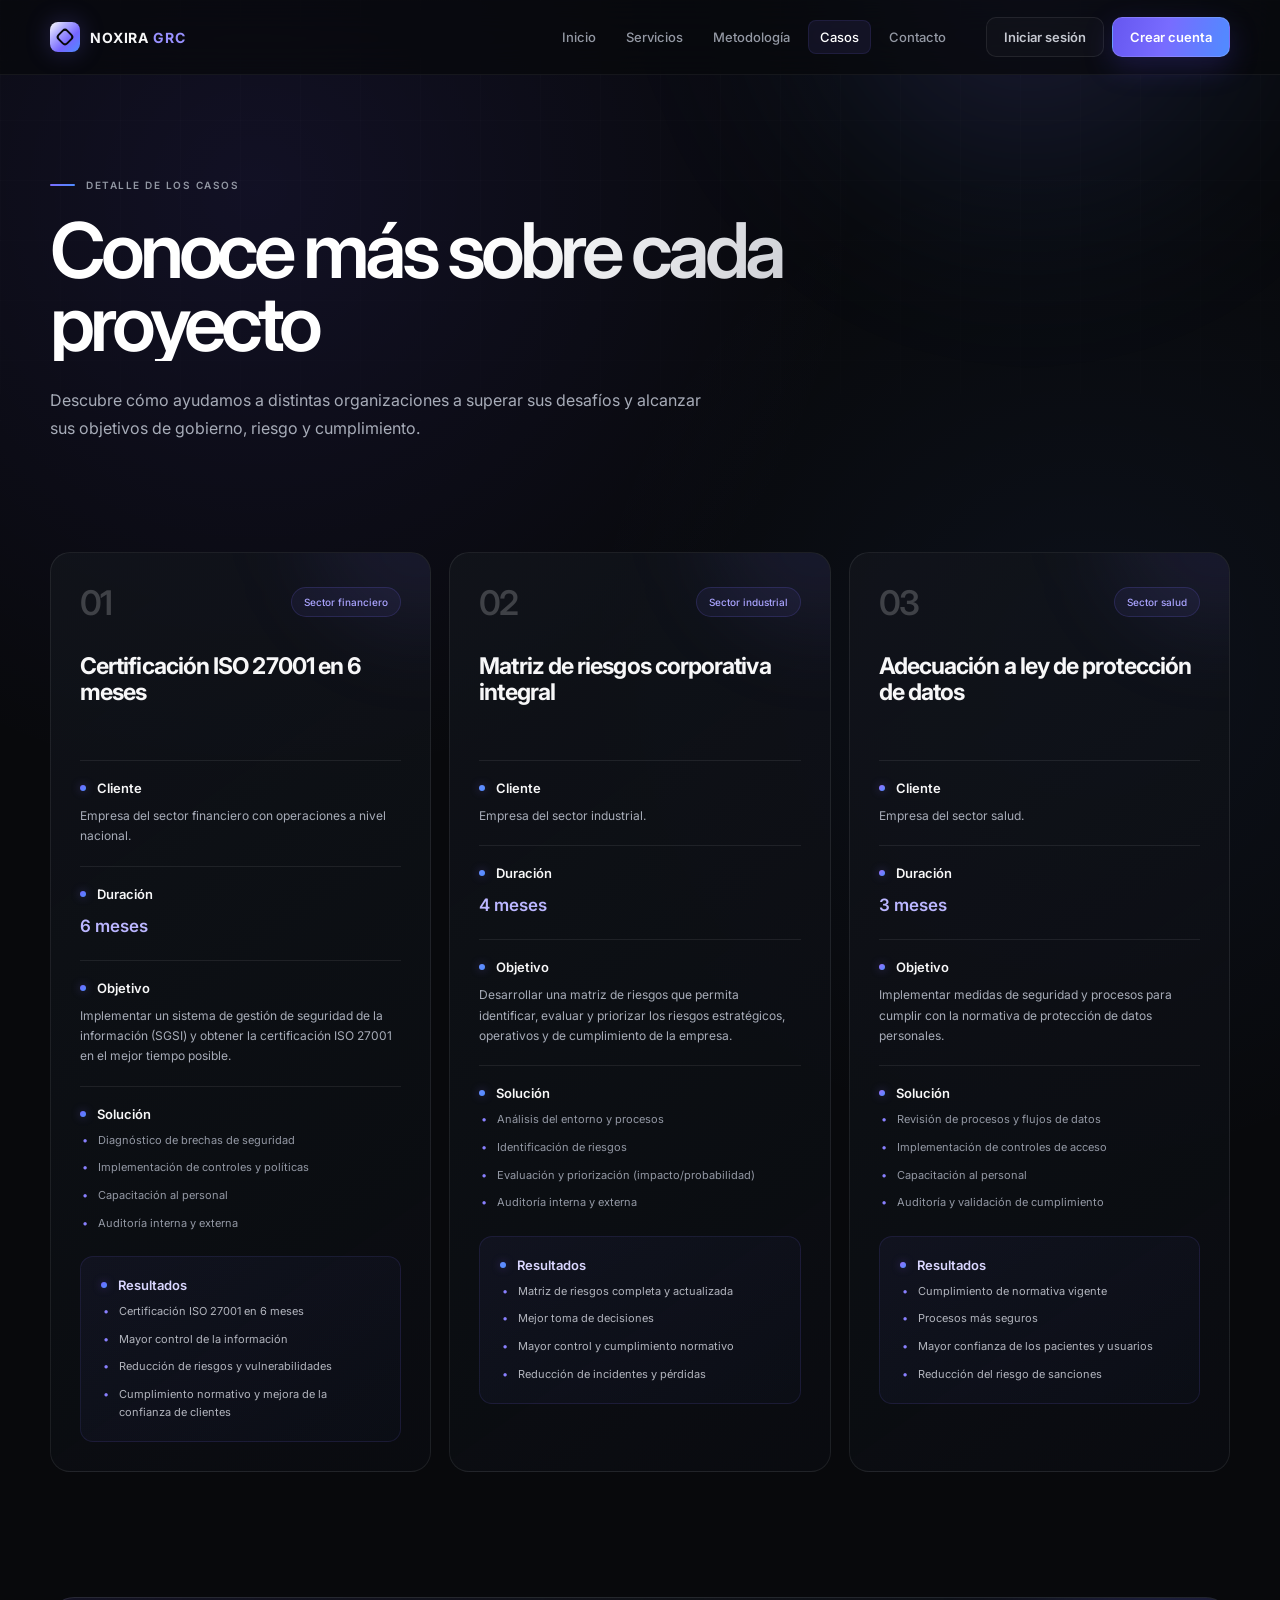
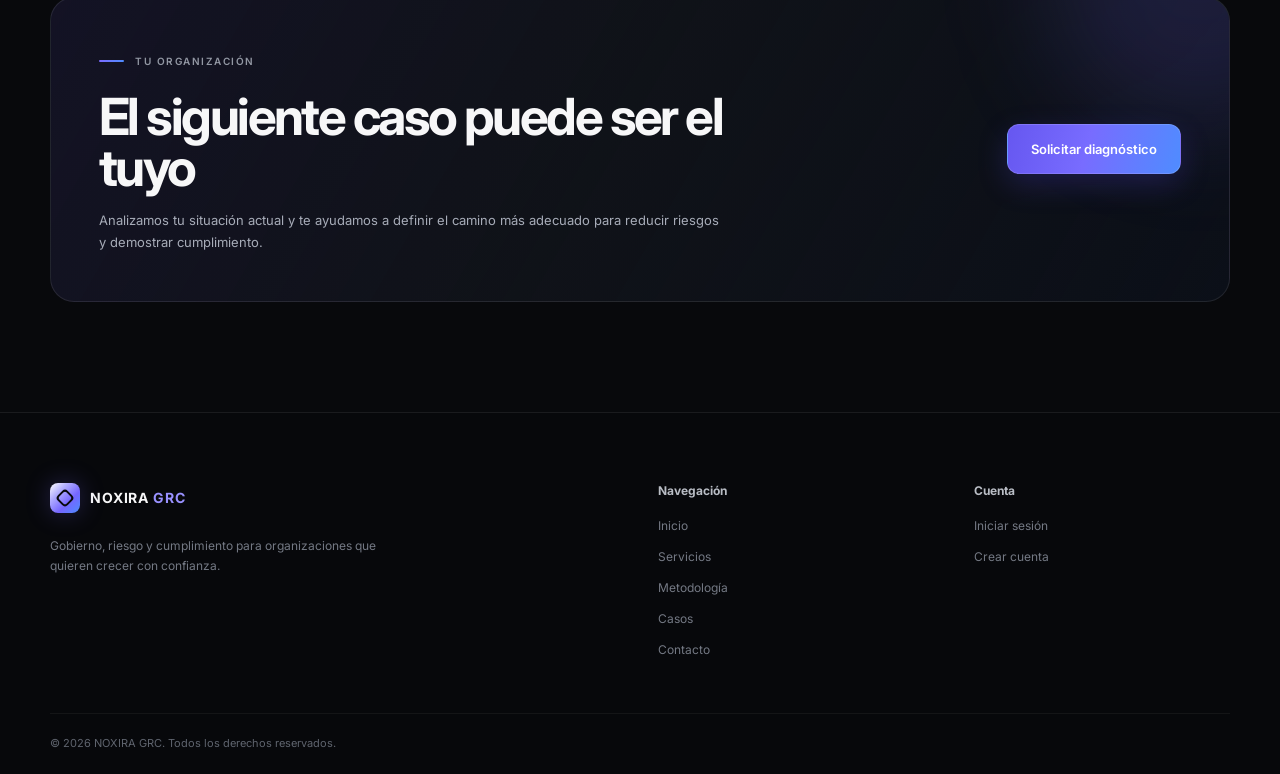
<file: casos.html>
<!DOCTYPE html>
<html lang="es">

<head>
  <meta charset="UTF-8">
  <meta name="viewport" content="width=device-width, initial-scale=1">

  <title>Casos | NOXIRA GRC</title>

  <meta
    name="description"
    content="Conoce casos de proyectos de gobierno, riesgo y cumplimiento desarrollados por NOXIRA GRC."
  >

  <meta name="theme-color" content="#08090c">

  <link rel="preconnect" href="https://fonts.googleapis.com">
  <link rel="preconnect" href="https://fonts.gstatic.com" crossorigin>

  <link
    href="https://fonts.googleapis.com/css2?family=Inter:wght@400;500;600;700&display=swap"
    rel="stylesheet"
  >

  <link rel="stylesheet" href="casos.css">
</head>


<body>

  <a class="skip-link" href="#contenido">
    Saltar al contenido
  </a>


  <!-- =====================================================
       HEADER
       ===================================================== -->

  <header class="site-header" id="header">

    <nav class="nav container" aria-label="Principal">

      <a
        class="brand"
        href="index.html"
        aria-label="NOXIRA GRC, volver al inicio"
      >
        <span class="brand-mark" aria-hidden="true"></span>

        <span class="brand-name">
          NOXIRA <span>GRC</span>
        </span>
      </a>


      <ul class="nav-links">

        <li>
          <a href="index.html">
            Inicio
          </a>
        </li>

        <li>
          <a href="servicios.html">
            Servicios
          </a>
        </li>

        <li>
          <a href="index.html#metodologia">
            Metodología
          </a>
        </li>

        <li>
          <a href="casos.html" aria-current="page">
            Casos
          </a>
        </li>

        <li>
          <a href="contacto.html">
            Contacto
          </a>
        </li>

      </ul>


      <div class="nav-actions">

        <a
          class="btn btn-ghost"
          href="login.html"
        >
          Iniciar sesión
        </a>

        <a
          class="btn btn-primary"
          href="create.html"
        >
          Crear cuenta
        </a>

      </div>

    </nav>

  </header>


  <!-- =====================================================
       CONTENIDO
       ===================================================== -->

  <main id="contenido">


    <!-- =====================================================
         HERO
         ===================================================== -->

    <section class="page-hero">

      <div class="hero-glow" aria-hidden="true"></div>

      <div class="container">

        <span class="eyebrow">
          DETALLE DE LOS CASOS
        </span>

        <h1>
          Conoce más sobre cada proyecto
        </h1>

        <p class="page-lead">
          Descubre cómo ayudamos a distintas organizaciones
          a superar sus desafíos y alcanzar sus objetivos
          de gobierno, riesgo y cumplimiento.
        </p>

      </div>

    </section>


    <!-- =====================================================
         CASOS
         ===================================================== -->

    <section class="cases-section">

      <div class="container cases-grid">


        <!-- =================================================
             CASO 1
             ================================================= -->

        <article class="case-card case-financeiro">

          <div class="case-top">

            <span class="case-number">
              01
            </span>

            <span class="case-sector">
              Sector financiero
            </span>

          </div>


          <h2>
            Certificación ISO 27001 en 6 meses
          </h2>


          <div class="case-info">

            <section class="case-block">

              <h3>
                Cliente
              </h3>

              <p>
                Empresa del sector financiero con operaciones
                a nivel nacional.
              </p>

            </section>


            <section class="case-block">

              <h3>
                Duración
              </h3>

              <p class="case-highlight">
                6 meses
              </p>

            </section>


            <section class="case-block">

              <h3>
                Objetivo
              </h3>

              <p>
                Implementar un sistema de gestión de seguridad
                de la información (SGSI) y obtener la certificación
                ISO 27001 en el mejor tiempo posible.
              </p>

            </section>


            <section class="case-block">

              <h3>
                Solución
              </h3>

              <ul>
                <li>Diagnóstico de brechas de seguridad</li>
                <li>Implementación de controles y políticas</li>
                <li>Capacitación al personal</li>
                <li>Auditoría interna y externa</li>
              </ul>

            </section>


            <section class="case-block results">

              <h3>
                Resultados
              </h3>

              <ul>
                <li>Certificación ISO 27001 en 6 meses</li>
                <li>Mayor control de la información</li>
                <li>Reducción de riesgos y vulnerabilidades</li>
                <li>
                  Cumplimiento normativo y mejora de la
                  confianza de clientes
                </li>
              </ul>

            </section>

          </div>

        </article>


        <!-- =================================================
             CASO 2
             ================================================= -->

        <article class="case-card case-industrial">

          <div class="case-top">

            <span class="case-number">
              02
            </span>

            <span class="case-sector">
              Sector industrial
            </span>

          </div>


          <h2>
            Matriz de riesgos corporativa integral
          </h2>


          <div class="case-info">

            <section class="case-block">

              <h3>
                Cliente
              </h3>

              <p>
                Empresa del sector industrial.
              </p>

            </section>


            <section class="case-block">

              <h3>
                Duración
              </h3>

              <p class="case-highlight">
                4 meses
              </p>

            </section>


            <section class="case-block">

              <h3>
                Objetivo
              </h3>

              <p>
                Desarrollar una matriz de riesgos que permita
                identificar, evaluar y priorizar los riesgos
                estratégicos, operativos y de cumplimiento
                de la empresa.
              </p>

            </section>


            <section class="case-block">

              <h3>
                Solución
              </h3>

              <ul>
                <li>Análisis del entorno y procesos</li>
                <li>Identificación de riesgos</li>
                <li>
                  Evaluación y priorización
                  (impacto/probabilidad)
                </li>
                <li>Auditoría interna y externa</li>
              </ul>

            </section>


            <section class="case-block results">

              <h3>
                Resultados
              </h3>

              <ul>
                <li>Matriz de riesgos completa y actualizada</li>
                <li>Mejor toma de decisiones</li>
                <li>Mayor control y cumplimiento normativo</li>
                <li>Reducción de incidentes y pérdidas</li>
              </ul>

            </section>

          </div>

        </article>


        <!-- =================================================
             CASO 3
             ================================================= -->

        <article class="case-card case-salud">

          <div class="case-top">

            <span class="case-number">
              03
            </span>

            <span class="case-sector">
              Sector salud
            </span>

          </div>


          <h2>
            Adecuación a ley de protección de datos
          </h2>


          <div class="case-info">

            <section class="case-block">

              <h3>
                Cliente
              </h3>

              <p>
                Empresa del sector salud.
              </p>

            </section>


            <section class="case-block">

              <h3>
                Duración
              </h3>

              <p class="case-highlight">
                3 meses
              </p>

            </section>


            <section class="case-block">

              <h3>
                Objetivo
              </h3>

              <p>
                Implementar medidas de seguridad y procesos
                para cumplir con la normativa de protección
                de datos personales.
              </p>

            </section>


            <section class="case-block">

              <h3>
                Solución
              </h3>

              <ul>
                <li>Revisión de procesos y flujos de datos</li>
                <li>Implementación de controles de acceso</li>
                <li>Capacitación al personal</li>
                <li>Auditoría y validación de cumplimiento</li>
              </ul>

            </section>


            <section class="case-block results">

              <h3>
                Resultados
              </h3>

              <ul>
                <li>Cumplimiento de normativa vigente</li>
                <li>Procesos más seguros</li>
                <li>
                  Mayor confianza de los pacientes y usuarios
                </li>
                <li>Reducción del riesgo de sanciones</li>
              </ul>

            </section>

          </div>

        </article>


      </div>

    </section>


    <!-- =====================================================
         CTA
         ===================================================== -->

    <section class="cta-section">

      <div class="container">

        <div class="cta-card">

          <div>

            <span class="eyebrow">
              TU ORGANIZACIÓN
            </span>

            <h2>
              El siguiente caso puede ser el tuyo
            </h2>

            <p>
              Analizamos tu situación actual y te ayudamos a
              definir el camino más adecuado para reducir riesgos
              y demostrar cumplimiento.
            </p>

          </div>


          <a
            class="btn btn-primary btn-lg"
            href="contacto.html"
          >
            Solicitar diagnóstico
          </a>

        </div>

      </div>

    </section>


  </main>


  <!-- =====================================================
       FOOTER
       ===================================================== -->

  <footer class="site-footer">

    <div class="container footer-grid">


      <div class="footer-brand">

        <a
          class="brand"
          href="index.html"
          aria-label="NOXIRA GRC, volver al inicio"
        >

          <span
            class="brand-mark"
            aria-hidden="true"
          ></span>

          <span class="brand-name">
            NOXIRA <span>GRC</span>
          </span>

        </a>

        <p>
          Gobierno, riesgo y cumplimiento para organizaciones
          que quieren crecer con confianza.
        </p>

      </div>


      <nav aria-label="Secciones">

        <h4>
          Navegación
        </h4>

        <ul>

          <li>
            <a href="index.html">
              Inicio
            </a>
          </li>

          <li>
            <a href="servicios.html">
              Servicios
            </a>
          </li>

          <li>
            <a href="index.html#metodologia">
              Metodología
            </a>
          </li>

          <li>
            <a href="casos.html">
              Casos
            </a>
          </li>

          <li>
            <a href="contacto.html">
              Contacto
            </a>
          </li>

        </ul>

      </nav>


      <nav aria-label="Cuenta">

        <h4>
          Cuenta
        </h4>

        <ul>

          <li>
            <a href="login.html">
              Iniciar sesión
            </a>
          </li>

          <li>
            <a href="create.html">
              Crear cuenta
            </a>
          </li>

        </ul>

      </nav>


    </div>


    <div class="container footer-bottom">

      <p>
        &copy; 2026 NOXIRA GRC.
        Todos los derechos reservados.
      </p>

    </div>

  </footer>


</body>
</html>
</file>
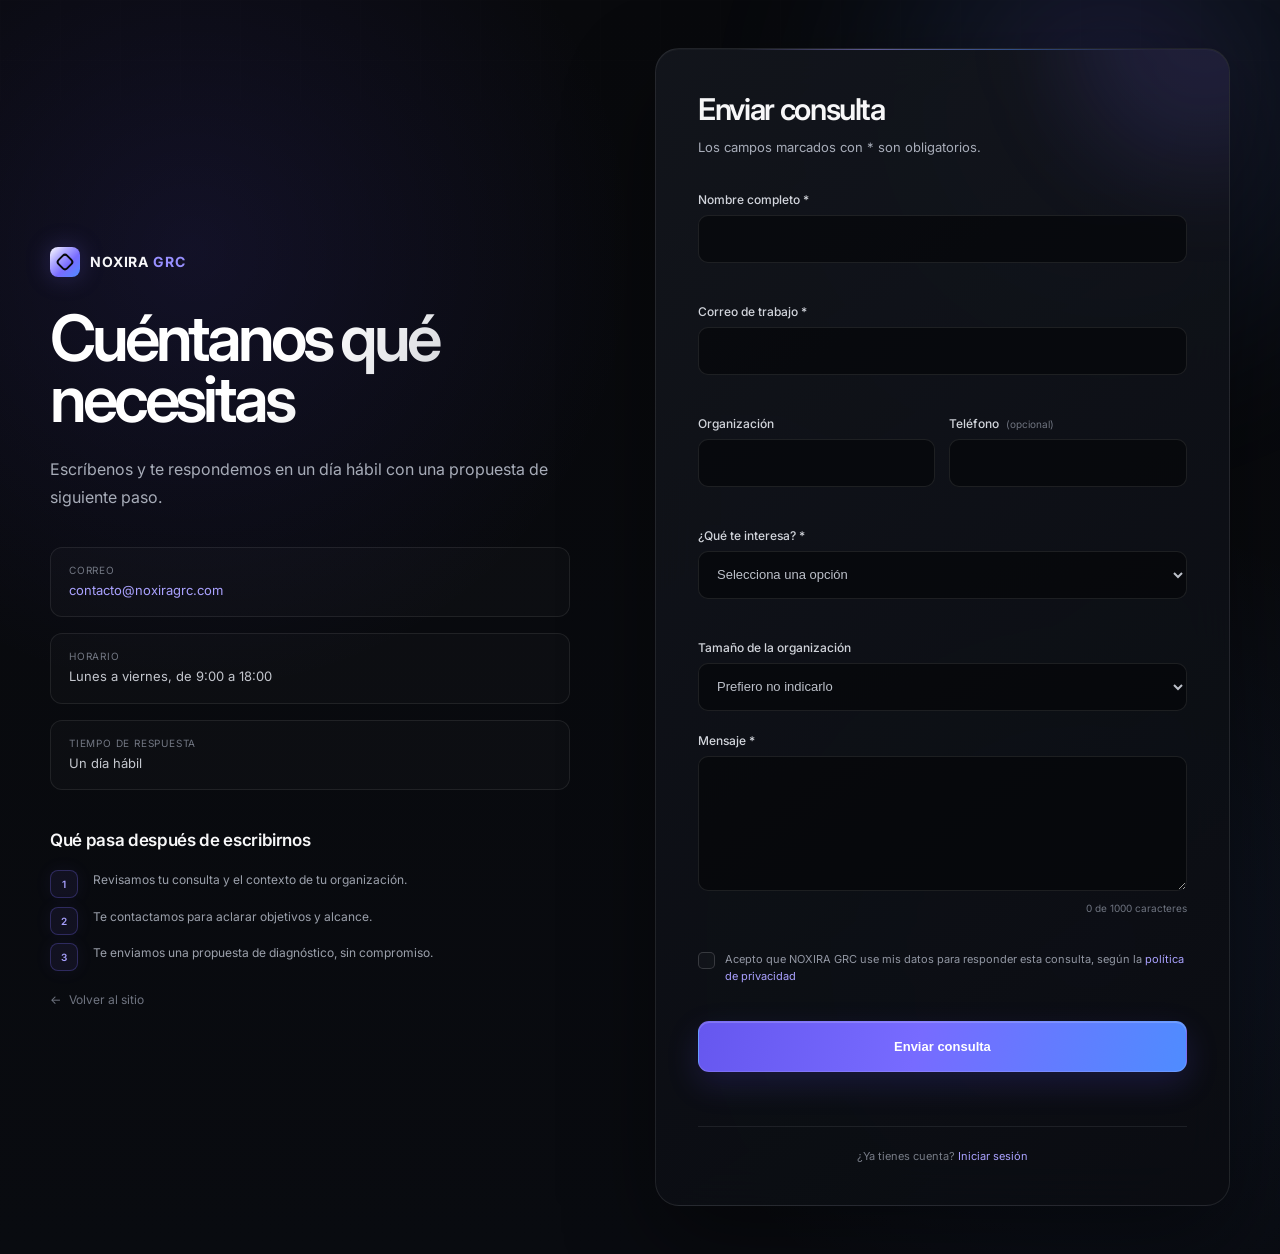
<file: contacto.html>
<!DOCTYPE html>
<html lang="es">
<head>
  <meta charset="UTF-8">
  <meta name="viewport" content="width=device-width, initial-scale=1">
  <title>Contacto | NOXIRA GRC</title>
  <meta name="description" content="Escríbenos para solicitar un diagnóstico de gobierno, riesgo y cumplimiento con NOXIRA GRC.">
  <meta name="theme-color" content="#08090c">
  <link rel="preconnect" href="https://fonts.googleapis.com">
  <link rel="preconnect" href="https://fonts.gstatic.com" crossorigin>
  <link href="https://fonts.googleapis.com/css2?family=Inter:wght@400;500;600;700&display=swap" rel="stylesheet">
  <link rel="stylesheet" href="contacto.css">
  <script src="contacto.js" defer></script>
</head>
<body>
  <div class="auth-glow" aria-hidden="true"></div>

  <main class="auth">

    <!-- Columna izquierda: información de contacto -->
    <section class="auth-aside">
      <a class="brand" href="index.html" aria-label="NOXIRA GRC, volver al inicio">
        <span class="brand-mark" aria-hidden="true"></span>
        <span class="brand-name">NOXIRA <span>GRC</span></span>
      </a>

      <div class="aside-copy">
        <h1>Cuéntanos qué necesitas</h1>
        <p>Escríbenos y te respondemos en un día hábil con una propuesta de siguiente paso.</p>

        <dl class="contact-info">
          <div>
            <dt>Correo</dt>
            <dd><a class="text-link" href="mailto:contacto@noxiragrc.com">contacto@noxiragrc.com</a></dd>
          </div>
          <div>
            <dt>Horario</dt>
            <dd>Lunes a viernes, de 9:00 a 18:00</dd>
          </div>
          <div>
            <dt>Tiempo de respuesta</dt>
            <dd>Un día hábil</dd>
          </div>
        </dl>

        <h2 class="aside-subtitle">Qué pasa después de escribirnos</h2>
        <ol class="aside-steps">
          <li>Revisamos tu consulta y el contexto de tu organización.</li>
          <li>Te contactamos para aclarar objetivos y alcance.</li>
          <li>Te enviamos una propuesta de diagnóstico, sin compromiso.</li>
        </ol>
      </div>

      <a class="back-link" href="index.html">Volver al sitio</a>
    </section>

    <!-- Columna derecha: formulario -->
    <section class="auth-card" aria-labelledby="contacto-title">
      <h2 id="contacto-title">Enviar consulta</h2>
      <p class="card-sub">Los campos marcados con * son obligatorios.</p>

      <form   id="contacto-form"
              action="solicitud-enviada.html"
              method="get"
              >
        <div class="field">
          <label for="nombre">Nombre completo *</label>
          <input id="nombre" name="nombre" type="text" autocomplete="name" required>
          <span class="field-error" id="nombre-error" role="alert"></span>
        </div>

        <div class="field">
          <label for="email">Correo de trabajo *</label>
          <input id="email" name="email" type="email" autocomplete="email" inputmode="email" required>
          <span class="field-error" id="email-error" role="alert"></span>
        </div>

        <div class="field-row">
          <div class="field">
            <label for="empresa">Organización</label>
            <input id="empresa" name="empresa" type="text" autocomplete="organization">
          </div>
          <div class="field">
            <label for="telefono">Teléfono <span class="optional">(opcional)</span></label>
            <input id="telefono" name="telefono" type="tel" autocomplete="tel" inputmode="tel">
            <span class="field-error" id="telefono-error" role="alert"></span>
          </div>
        </div>

        <div class="field">
          <label for="interes">¿Qué te interesa? *</label>
          <select id="interes" name="interes" required>
            <option value="">Selecciona una opción</option>
            <option>Gobierno de seguridad</option>
            <option>Gestión de riesgos</option>
            <option>Cumplimiento normativo</option>
            <option>Preparación de auditorías</option>
            <option>Riesgo de terceros</option>
            <option>Concientización y cultura</option>
            <option>Otro</option>
          </select>
          <span class="field-error" id="interes-error" role="alert"></span>
        </div>

        <div class="field">
          <label for="tamano">Tamaño de la organización</label>
          <select id="tamano" name="tamano">
            <option value="">Prefiero no indicarlo</option>
            <option>1 a 50 personas</option>
            <option>51 a 250 personas</option>
            <option>251 a 1000 personas</option>
            <option>Más de 1000 personas</option>
          </select>
        </div>

        <div class="field">
          <label for="mensaje">Mensaje *</label>
          <textarea id="mensaje" name="mensaje" rows="5" maxlength="1000" aria-describedby="mensaje-count" required></textarea>
          <p class="field-hint" id="mensaje-count">0 de 1000 caracteres</p>
          <span class="field-error" id="mensaje-error" role="alert"></span>
        </div>

        <label class="check">
          <input type="checkbox" id="privacidad" name="privacidad" required>
          <span>Acepto que NOXIRA GRC use mis datos para responder esta consulta, según la <a class="text-link" href="#">política de privacidad</a></span>
        </label>
        <span class="field-error" id="privacidad-error" role="alert"></span>

        <button class="btn-submit"
                id="submit-btn"
                type="submit"
              >
            <span class="btn-label">
    Enviar consulta
  </span>

  <span
    class="spinner"
    aria-hidden="true"
  ></span>
        </button>

        <p class="form-status" id="form-status" role="status" aria-live="polite"></p>
      </form>

      <p class="card-switch">¿Ya tienes cuenta? <a class="text-link" href="login.html">Iniciar sesión</a></p>
    </section>

  </main>
</body>
</html>
</file>
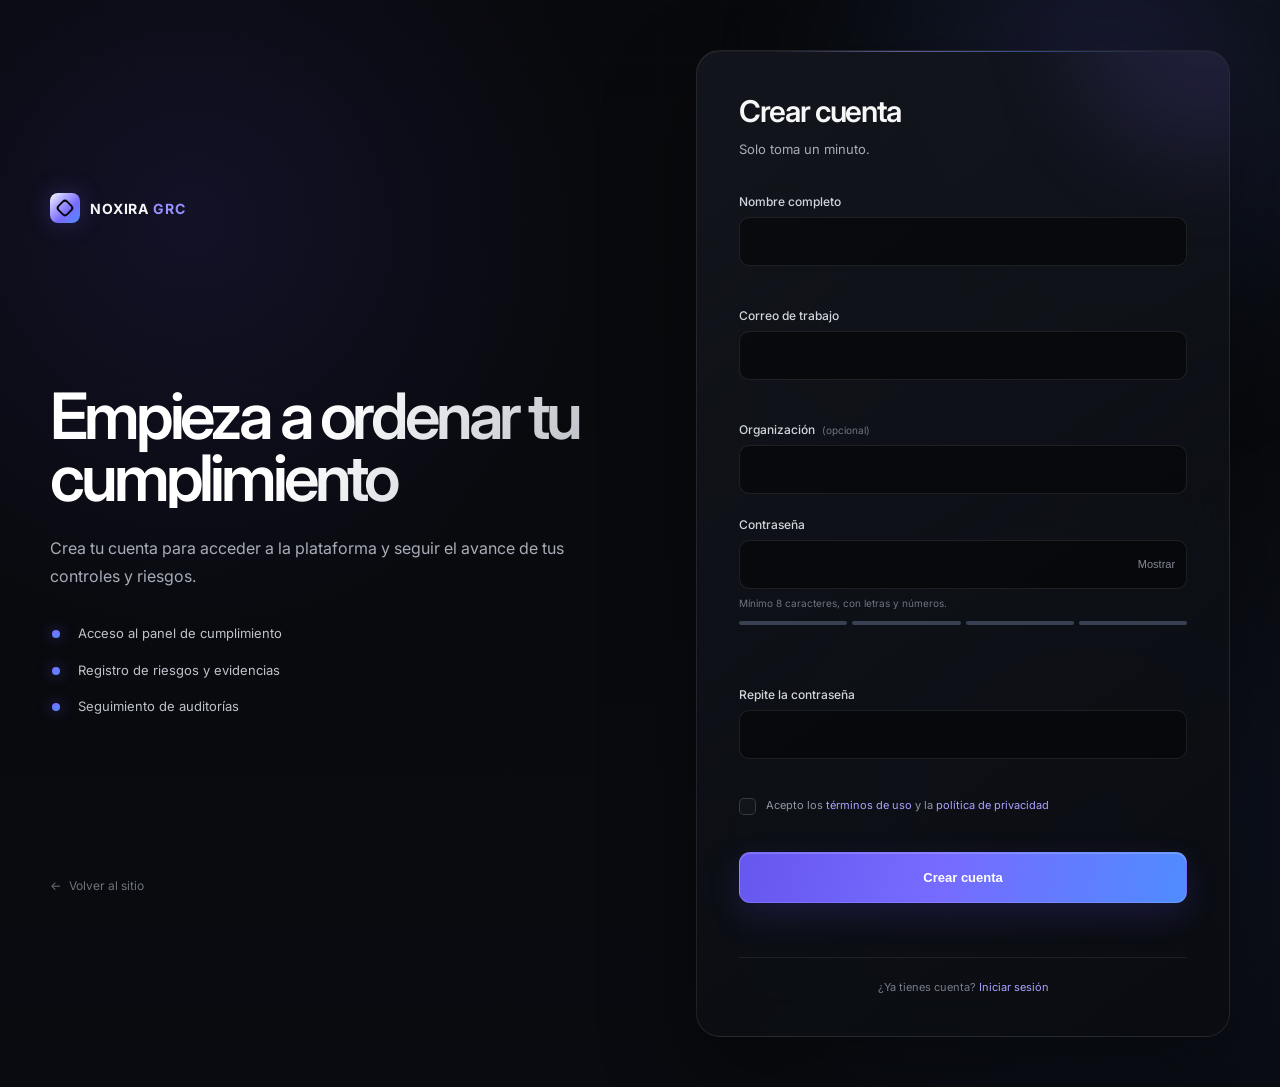
<file: create.html>
<!DOCTYPE html>
<html lang="es">
<head>
  <meta charset="UTF-8">
  <meta name="viewport" content="width=device-width, initial-scale=1">
  <title>Crear cuenta | NOXIRA GRC</title>
  <meta name="theme-color" content="#08090c">
  <link rel="preconnect" href="https://fonts.googleapis.com">
  <link rel="preconnect" href="https://fonts.gstatic.com" crossorigin>
  <link href="https://fonts.googleapis.com/css2?family=Inter:wght@400;500;600;700&display=swap" rel="stylesheet">
  <link rel="stylesheet" href="registro.css">
  <script src="registro.js" defer></script>
</head>
<body>
  <div class="auth-glow" aria-hidden="true"></div>

  <main class="auth">

    <!-- Columna izquierda: contexto -->
    <section class="auth-aside">
      <a class="brand" href="index.html" aria-label="NOXIRA GRC, volver al inicio">
        <span class="brand-mark" aria-hidden="true"></span>
        <span class="brand-name">NOXIRA <span>GRC</span></span>
      </a>

      <div class="aside-copy">
        <h1>Empieza a ordenar tu cumplimiento</h1>
        <p>Crea tu cuenta para acceder a la plataforma y seguir el avance de tus controles y riesgos.</p>
        <ul class="aside-list">
          <li>Acceso al panel de cumplimiento</li>
          <li>Registro de riesgos y evidencias</li>
          <li>Seguimiento de auditorías</li>
        </ul>
      </div>

      <a class="back-link" href="index.html">Volver al sitio</a>
    </section>

    <!-- Columna derecha: formulario -->
    <section class="auth-card" aria-labelledby="registro-title">
      <h2 id="registro-title">Crear cuenta</h2>
      <p class="card-sub">Solo toma un minuto.</p>

      <form id="registro-form" novalidate>
        <div class="field">
          <label for="nombre">Nombre completo</label>
          <input id="nombre" name="nombre" type="text" autocomplete="name" required>
          <span class="field-error" id="nombre-error" role="alert"></span>
        </div>

        <div class="field">
          <label for="email">Correo de trabajo</label>
          <input id="email" name="email" type="email" autocomplete="email" inputmode="email" required>
          <span class="field-error" id="email-error" role="alert"></span>
        </div>

        <div class="field">
          <label for="empresa">Organización <span class="optional">(opcional)</span></label>
          <input id="empresa" name="empresa" type="text" autocomplete="organization">
        </div>

        <div class="field">
          <label for="password">Contraseña</label>
          <div class="input-wrap">
            <input id="password" name="password" type="password" autocomplete="new-password" minlength="8" aria-describedby="password-hint" required>
            <button class="toggle-pass" id="toggle-pass" type="button" aria-label="Mostrar contraseña" aria-pressed="false">Mostrar</button>
          </div>
          <p class="field-hint" id="password-hint">Mínimo 8 caracteres, con letras y números.</p>
          <div class="strength" id="strength" aria-hidden="true">
            <i></i><i></i><i></i><i></i>
          </div>
          <span class="strength-label" id="strength-label" aria-live="polite"></span>
          <span class="field-error" id="password-error" role="alert"></span>
        </div>

        <div class="field">
          <label for="password2">Repite la contraseña</label>
          <input id="password2" name="password2" type="password" autocomplete="new-password" required>
          <span class="field-error" id="password2-error" role="alert"></span>
        </div>

        <label class="check">
          <input type="checkbox" id="terminos" name="terminos" required>
          <span>Acepto los <a class="text-link" href="#">términos de uso</a> y la <a class="text-link" href="#">política de privacidad</a></span>
        </label>
        <span class="field-error" id="terminos-error" role="alert"></span>

        <button class="btn-submit" id="submit-btn" type="submit">
          <span class="btn-label">Crear cuenta</span>
          <span class="spinner" aria-hidden="true"></span>
        </button>

        <p class="form-status" id="form-status" role="status" aria-live="polite"></p>
      </form>

      <p class="card-switch">¿Ya tienes cuenta? <a class="text-link" href="login.html">Iniciar sesión</a></p>
    </section>

  </main>
</body>
</html>
</file>
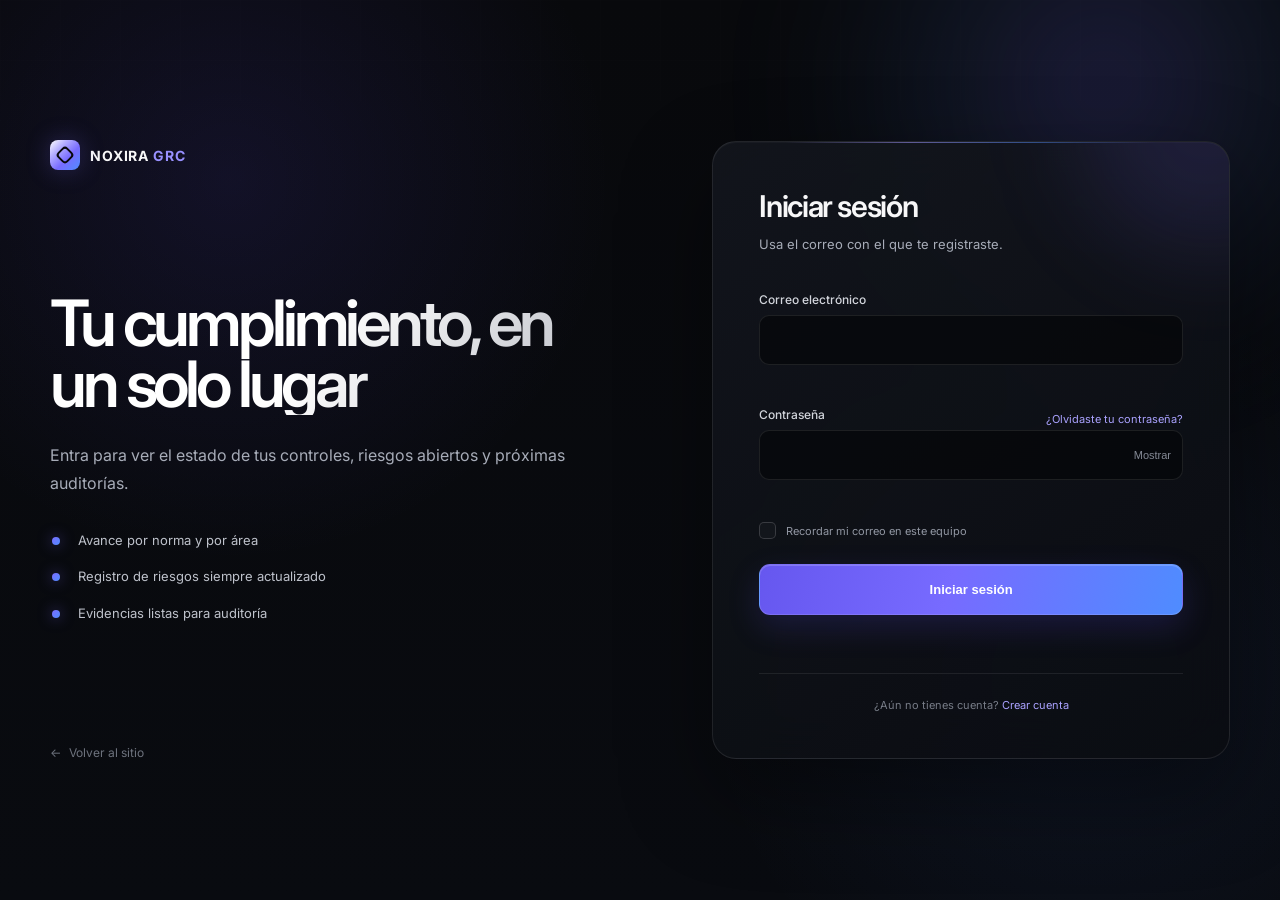
<file: login.html>
<!DOCTYPE html>
<html lang="es">
<head>
  <meta charset="UTF-8">
  <meta name="viewport" content="width=device-width, initial-scale=1">
  <title>Iniciar sesión | NOXIRA GRC</title>
  <meta name="theme-color" content="#08090c">
  <link rel="preconnect" href="https://fonts.googleapis.com">
  <link rel="preconnect" href="https://fonts.gstatic.com" crossorigin>
  <link href="https://fonts.googleapis.com/css2?family=Inter:wght@400;500;600;700&display=swap" rel="stylesheet">
  <link rel="stylesheet" href="login.css">
  <script src="login.js" defer></script>
</head>
<body>
  <div class="auth-glow" aria-hidden="true"></div>

  <main class="auth">

    <!-- Columna izquierda: contexto -->
    <section class="auth-aside">
      <a class="brand" href="index.html" aria-label="NOXIRA GRC, volver al inicio">
        <span class="brand-mark" aria-hidden="true"></span>
        <span class="brand-name">NOXIRA <span>GRC</span></span>
      </a>

      <div class="aside-copy">
        <h1>Tu cumplimiento, en un solo lugar</h1>
        <p>Entra para ver el estado de tus controles, riesgos abiertos y próximas auditorías.</p>
        <ul class="aside-list">
          <li>Avance por norma y por área</li>
          <li>Registro de riesgos siempre actualizado</li>
          <li>Evidencias listas para auditoría</li>
        </ul>
      </div>

      <a class="back-link" href="index.html">Volver al sitio</a>
    </section>

    <!-- Columna derecha: formulario -->
    <section class="auth-card" aria-labelledby="login-title">
      <h2 id="login-title">Iniciar sesión</h2>
      <p class="card-sub">Usa el correo con el que te registraste.</p>

      <form id="login-form" novalidate>
        <div class="field">
          <label for="email">Correo electrónico</label>
          <input id="email" name="email" type="email" autocomplete="email" inputmode="email" required>
          <span class="field-error" id="email-error" role="alert"></span>
        </div>

        <div class="field">
          <div class="label-row">
            <label for="password">Contraseña</label>
            <a class="text-link" href="#" id="forgot-link">¿Olvidaste tu contraseña?</a>
          </div>
          <div class="input-wrap">
            <input id="password" name="password" type="password" autocomplete="current-password" minlength="8" required>
            <button class="toggle-pass" id="toggle-pass" type="button" aria-label="Mostrar contraseña" aria-pressed="false">Mostrar</button>
          </div>
          <span class="field-error" id="password-error" role="alert"></span>
        </div>

        <label class="check">
          <input type="checkbox" id="remember" name="remember">
          <span>Recordar mi correo en este equipo</span>
        </label>

        <button class="btn-submit" id="submit-btn" type="submit">
          <span class="btn-label">Iniciar sesión</span>
          <span class="spinner" aria-hidden="true"></span>
        </button>

        <p class="form-status" id="form-status" role="status" aria-live="polite"></p>
      </form>

      <p class="card-switch">¿Aún no tienes cuenta? <a class="text-link" href="create.html">Crear cuenta</a></p>
    </section>

  </main>
</body>
</html>
</file>
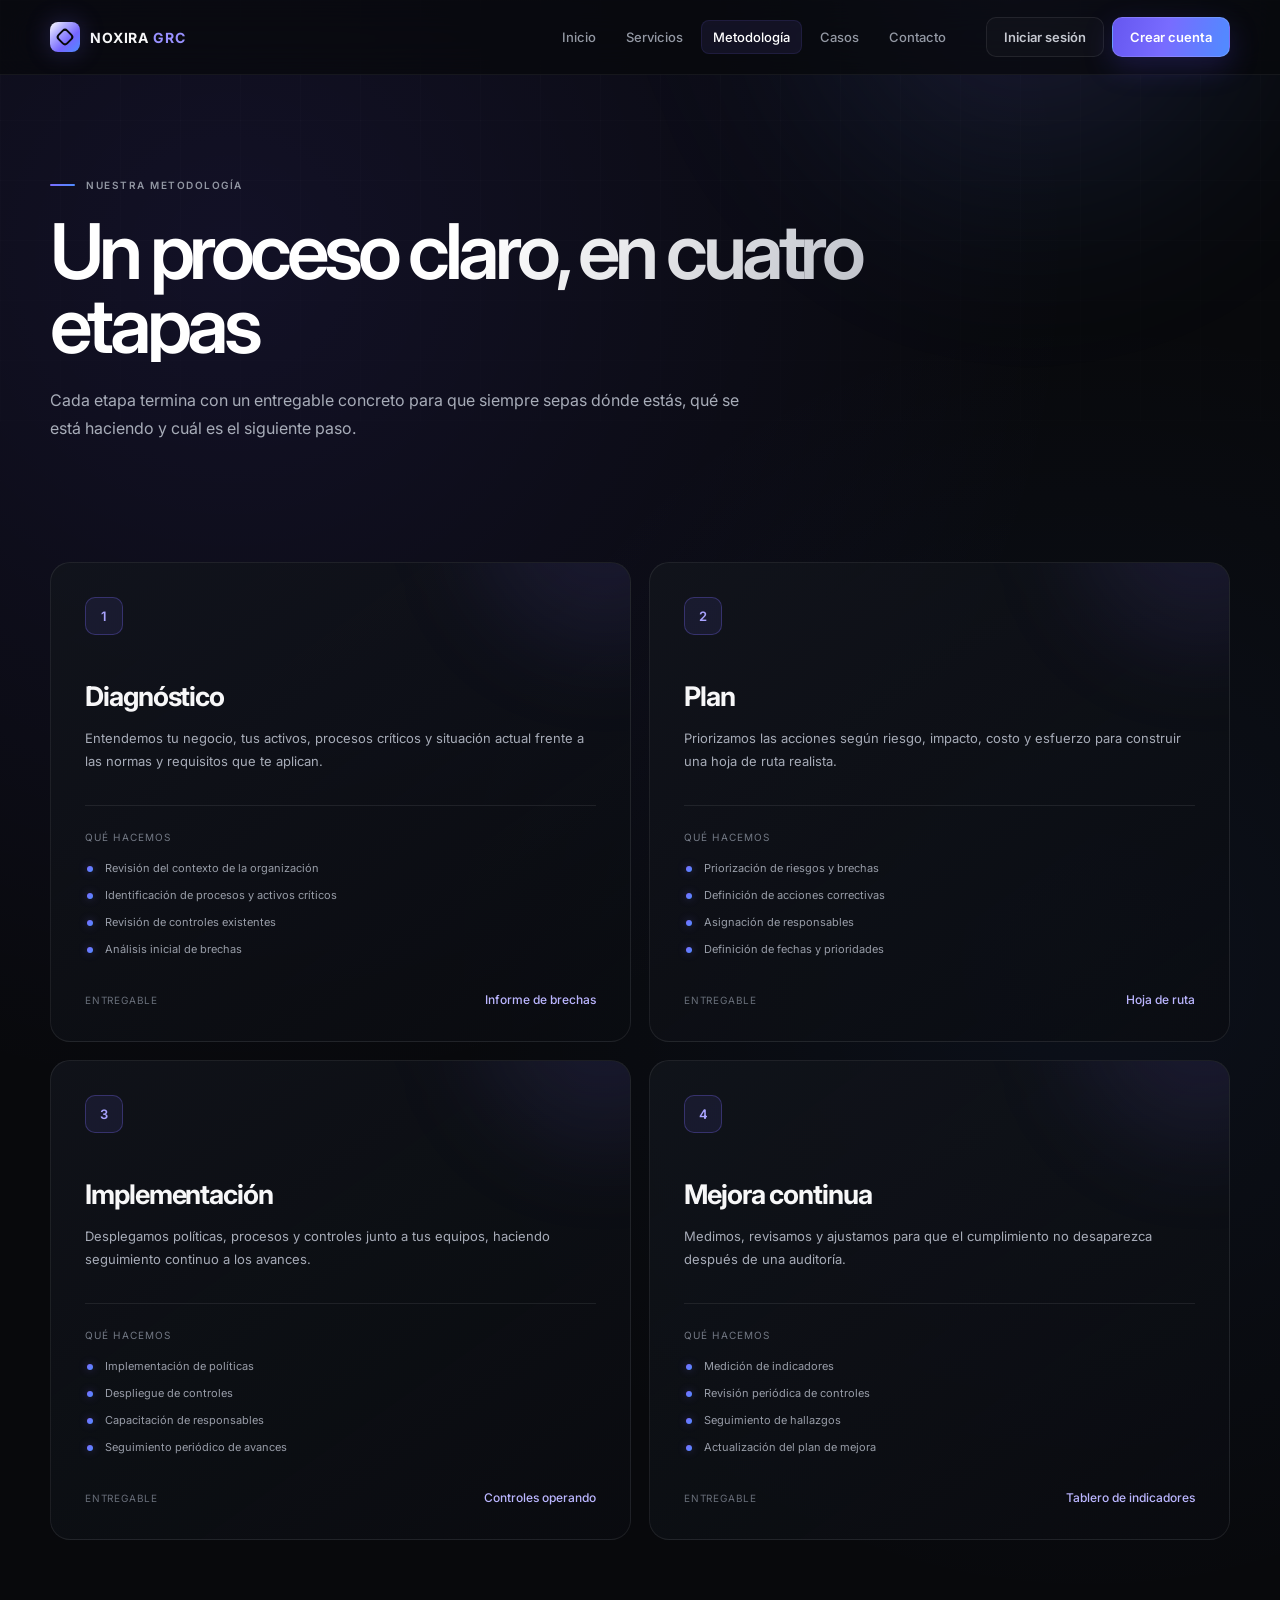
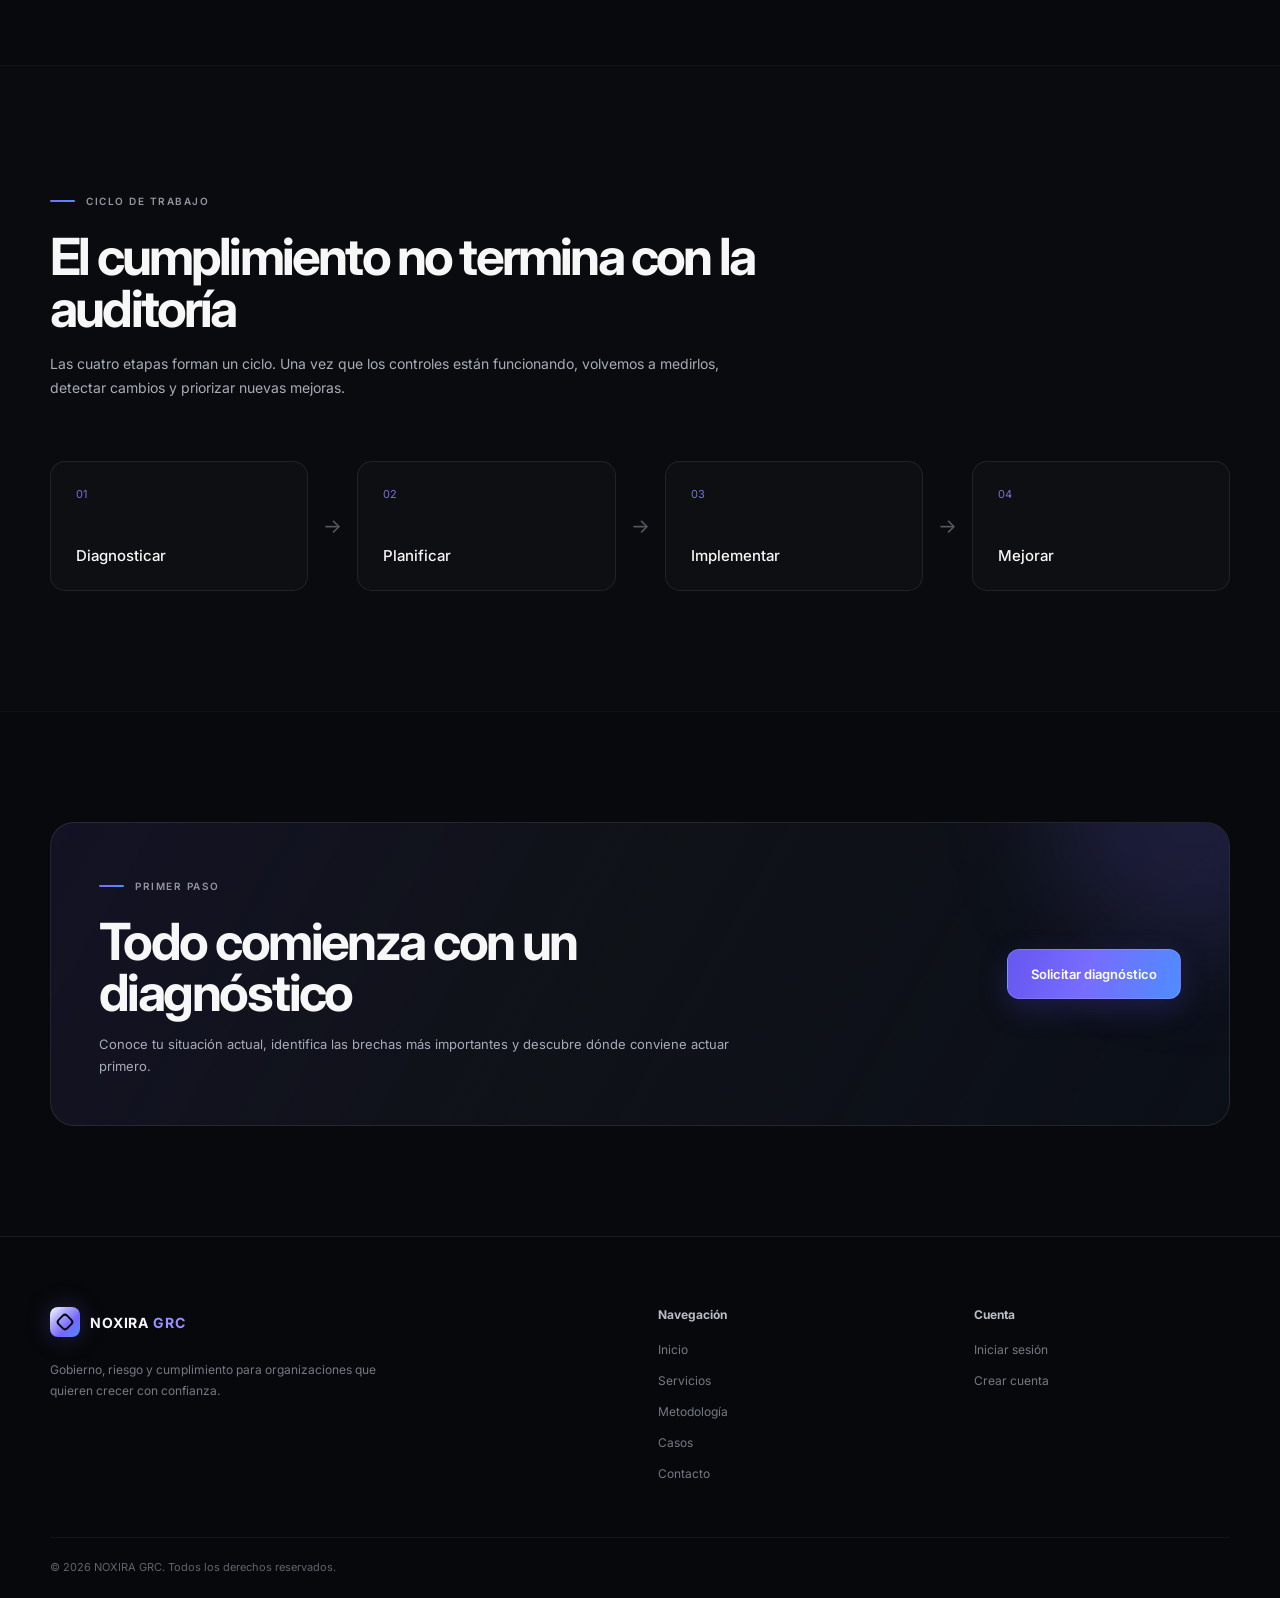
<file: metodologia.html>
<!DOCTYPE html>
<html lang="es">

<head>
  <meta charset="UTF-8">
  <meta name="viewport" content="width=device-width, initial-scale=1">

  <title>Metodología | NOXIRA GRC</title>

  <meta
    name="description"
    content="Conoce la metodología de NOXIRA GRC para diagnosticar, planificar, implementar y mejorar continuamente la gestión de riesgos y cumplimiento."
  >

  <meta name="theme-color" content="#08090c">

  <link rel="preconnect" href="https://fonts.googleapis.com">
  <link rel="preconnect" href="https://fonts.gstatic.com" crossorigin>

  <link
    href="https://fonts.googleapis.com/css2?family=Inter:wght@400;500;600;700&display=swap"
    rel="stylesheet"
  >

  <link rel="stylesheet" href="metodologia.css">
</head>


<body>

  <a class="skip-link" href="#contenido">
    Saltar al contenido
  </a>


  <!-- =========================================
       HEADER
       ========================================= -->

  <header class="site-header" id="header">

    <nav class="nav container" aria-label="Principal">

      <a
        class="brand"
        href="index.html"
        aria-label="NOXIRA GRC, volver al inicio"
      >

        <span class="brand-mark" aria-hidden="true"></span>

        <span class="brand-name">
          NOXIRA <span>GRC</span>
        </span>

      </a>


      <ul class="nav-links">

        <li>
          <a href="index.html">
            Inicio
          </a>
        </li>

        <li>
          <a href="servicios.html">
            Servicios
          </a>
        </li>

        <li>
          <a href="metodologia.html" aria-current="page">
            Metodología
          </a>
        </li>

        <li>
          <a href="casos.html">
            Casos
          </a>
        </li>

        <li>
          <a href="contacto.html">
            Contacto
          </a>
        </li>

      </ul>


      <div class="nav-actions">

        <a
          class="btn btn-ghost"
          href="login.html"
        >
          Iniciar sesión
        </a>

        <a
          class="btn btn-primary"
          href="create.html"
        >
          Crear cuenta
        </a>

      </div>

    </nav>

  </header>


  <!-- =========================================
       CONTENIDO
       ========================================= -->

  <main id="contenido">


    <!-- =========================================
         HERO
         ========================================= -->

    <section class="page-hero">

      <div class="hero-glow" aria-hidden="true"></div>

      <div class="container">

        <span class="eyebrow">
          NUESTRA METODOLOGÍA
        </span>

        <h1>
          Un proceso claro, en cuatro etapas
        </h1>

        <p class="page-lead">
          Cada etapa termina con un entregable concreto para que
          siempre sepas dónde estás, qué se está haciendo y cuál
          es el siguiente paso.
        </p>

      </div>

    </section>


    <!-- =========================================
         LAS 4 ETAPAS
         ========================================= -->

    <section class="process-section">

      <div class="container">

        <div class="steps">


          <!-- 1 -->

          <article class="step">

            <span class="step-number">
              1
            </span>

            <div class="step-content">

              <h2>
                Diagnóstico
              </h2>

              <p>
                Entendemos tu negocio, tus activos, procesos
                críticos y situación actual frente a las normas
                y requisitos que te aplican.
              </p>

            </div>

            <div class="step-detail">

              <span class="detail-label">
                Qué hacemos
              </span>

              <ul>
                <li>Revisión del contexto de la organización</li>
                <li>Identificación de procesos y activos críticos</li>
                <li>Revisión de controles existentes</li>
                <li>Análisis inicial de brechas</li>
              </ul>

            </div>

            <div class="step-output">

              <span>
                Entregable
              </span>

              <strong>
                Informe de brechas
              </strong>

            </div>

          </article>


          <!-- 2 -->

          <article class="step">

            <span class="step-number">
              2
            </span>

            <div class="step-content">

              <h2>
                Plan
              </h2>

              <p>
                Priorizamos las acciones según riesgo, impacto,
                costo y esfuerzo para construir una hoja de ruta
                realista.
              </p>

            </div>

            <div class="step-detail">

              <span class="detail-label">
                Qué hacemos
              </span>

              <ul>
                <li>Priorización de riesgos y brechas</li>
                <li>Definición de acciones correctivas</li>
                <li>Asignación de responsables</li>
                <li>Definición de fechas y prioridades</li>
              </ul>

            </div>

            <div class="step-output">

              <span>
                Entregable
              </span>

              <strong>
                Hoja de ruta
              </strong>

            </div>

          </article>


          <!-- 3 -->

          <article class="step">

            <span class="step-number">
              3
            </span>

            <div class="step-content">

              <h2>
                Implementación
              </h2>

              <p>
                Desplegamos políticas, procesos y controles junto
                a tus equipos, haciendo seguimiento continuo a los
                avances.
              </p>

            </div>

            <div class="step-detail">

              <span class="detail-label">
                Qué hacemos
              </span>

              <ul>
                <li>Implementación de políticas</li>
                <li>Despliegue de controles</li>
                <li>Capacitación de responsables</li>
                <li>Seguimiento periódico de avances</li>
              </ul>

            </div>

            <div class="step-output">

              <span>
                Entregable
              </span>

              <strong>
                Controles operando
              </strong>

            </div>

          </article>


          <!-- 4 -->

          <article class="step">

            <span class="step-number">
              4
            </span>

            <div class="step-content">

              <h2>
                Mejora continua
              </h2>

              <p>
                Medimos, revisamos y ajustamos para que el
                cumplimiento no desaparezca después de una
                auditoría.
              </p>

            </div>

            <div class="step-detail">

              <span class="detail-label">
                Qué hacemos
              </span>

              <ul>
                <li>Medición de indicadores</li>
                <li>Revisión periódica de controles</li>
                <li>Seguimiento de hallazgos</li>
                <li>Actualización del plan de mejora</li>
              </ul>

            </div>

            <div class="step-output">

              <span>
                Entregable
              </span>

              <strong>
                Tablero de indicadores
              </strong>

            </div>

          </article>


        </div>

      </div>

    </section>


    <!-- =========================================
         FLUJO
         ========================================= -->

    <section class="flow-section">

      <div class="container">

        <div class="section-head">

          <span class="eyebrow">
            CICLO DE TRABAJO
          </span>

          <h2>
            El cumplimiento no termina con la auditoría
          </h2>

          <p>
            Las cuatro etapas forman un ciclo. Una vez que los
            controles están funcionando, volvemos a medirlos,
            detectar cambios y priorizar nuevas mejoras.
          </p>

        </div>


        <div class="flow">

          <div class="flow-item">
            <span>01</span>
            <strong>Diagnosticar</strong>
          </div>

          <div class="flow-arrow">
            →
          </div>

          <div class="flow-item">
            <span>02</span>
            <strong>Planificar</strong>
          </div>

          <div class="flow-arrow">
            →
          </div>

          <div class="flow-item">
            <span>03</span>
            <strong>Implementar</strong>
          </div>

          <div class="flow-arrow">
            →
          </div>

          <div class="flow-item">
            <span>04</span>
            <strong>Mejorar</strong>
          </div>

        </div>

      </div>

    </section>


    <!-- =========================================
         CTA
         ========================================= -->

    <section class="cta-section">

      <div class="container">

        <div class="cta-card">

          <div>

            <span class="eyebrow">
              PRIMER PASO
            </span>

            <h2>
              Todo comienza con un diagnóstico
            </h2>

            <p>
              Conoce tu situación actual, identifica las brechas
              más importantes y descubre dónde conviene actuar
              primero.
            </p>

          </div>


          <a
            class="btn btn-primary btn-lg"
            href="contacto.html"
          >
            Solicitar diagnóstico
          </a>

        </div>

      </div>

    </section>


  </main>


  <!-- =========================================
       FOOTER
       ========================================= -->

  <footer class="site-footer">

    <div class="container footer-grid">


      <div class="footer-brand">

        <a
          class="brand"
          href="index.html"
        >

          <span class="brand-mark"></span>

          <span class="brand-name">
            NOXIRA <span>GRC</span>
          </span>

        </a>

        <p>
          Gobierno, riesgo y cumplimiento para organizaciones
          que quieren crecer con confianza.
        </p>

      </div>


      <nav aria-label="Secciones">

        <h4>
          Navegación
        </h4>

        <ul>

          <li>
            <a href="index.html">
              Inicio
            </a>
          </li>

          <li>
            <a href="servicios.html">
              Servicios
            </a>
          </li>

          <li>
            <a href="metodologia.html">
              Metodología
            </a>
          </li>

          <li>
            <a href="casos.html">
              Casos
            </a>
          </li>

          <li>
            <a href="contacto.html">
              Contacto
            </a>
          </li>

        </ul>

      </nav>


      <nav aria-label="Cuenta">

        <h4>
          Cuenta
        </h4>

        <ul>

          <li>
            <a href="login.html">
              Iniciar sesión
            </a>
          </li>

          <li>
            <a href="create.html">
              Crear cuenta
            </a>
          </li>

        </ul>

      </nav>


    </div>


    <div class="container footer-bottom">

      <p>
        &copy; 2026 NOXIRA GRC.
        Todos los derechos reservados.
      </p>

    </div>

  </footer>

</body>

</html>
</file>
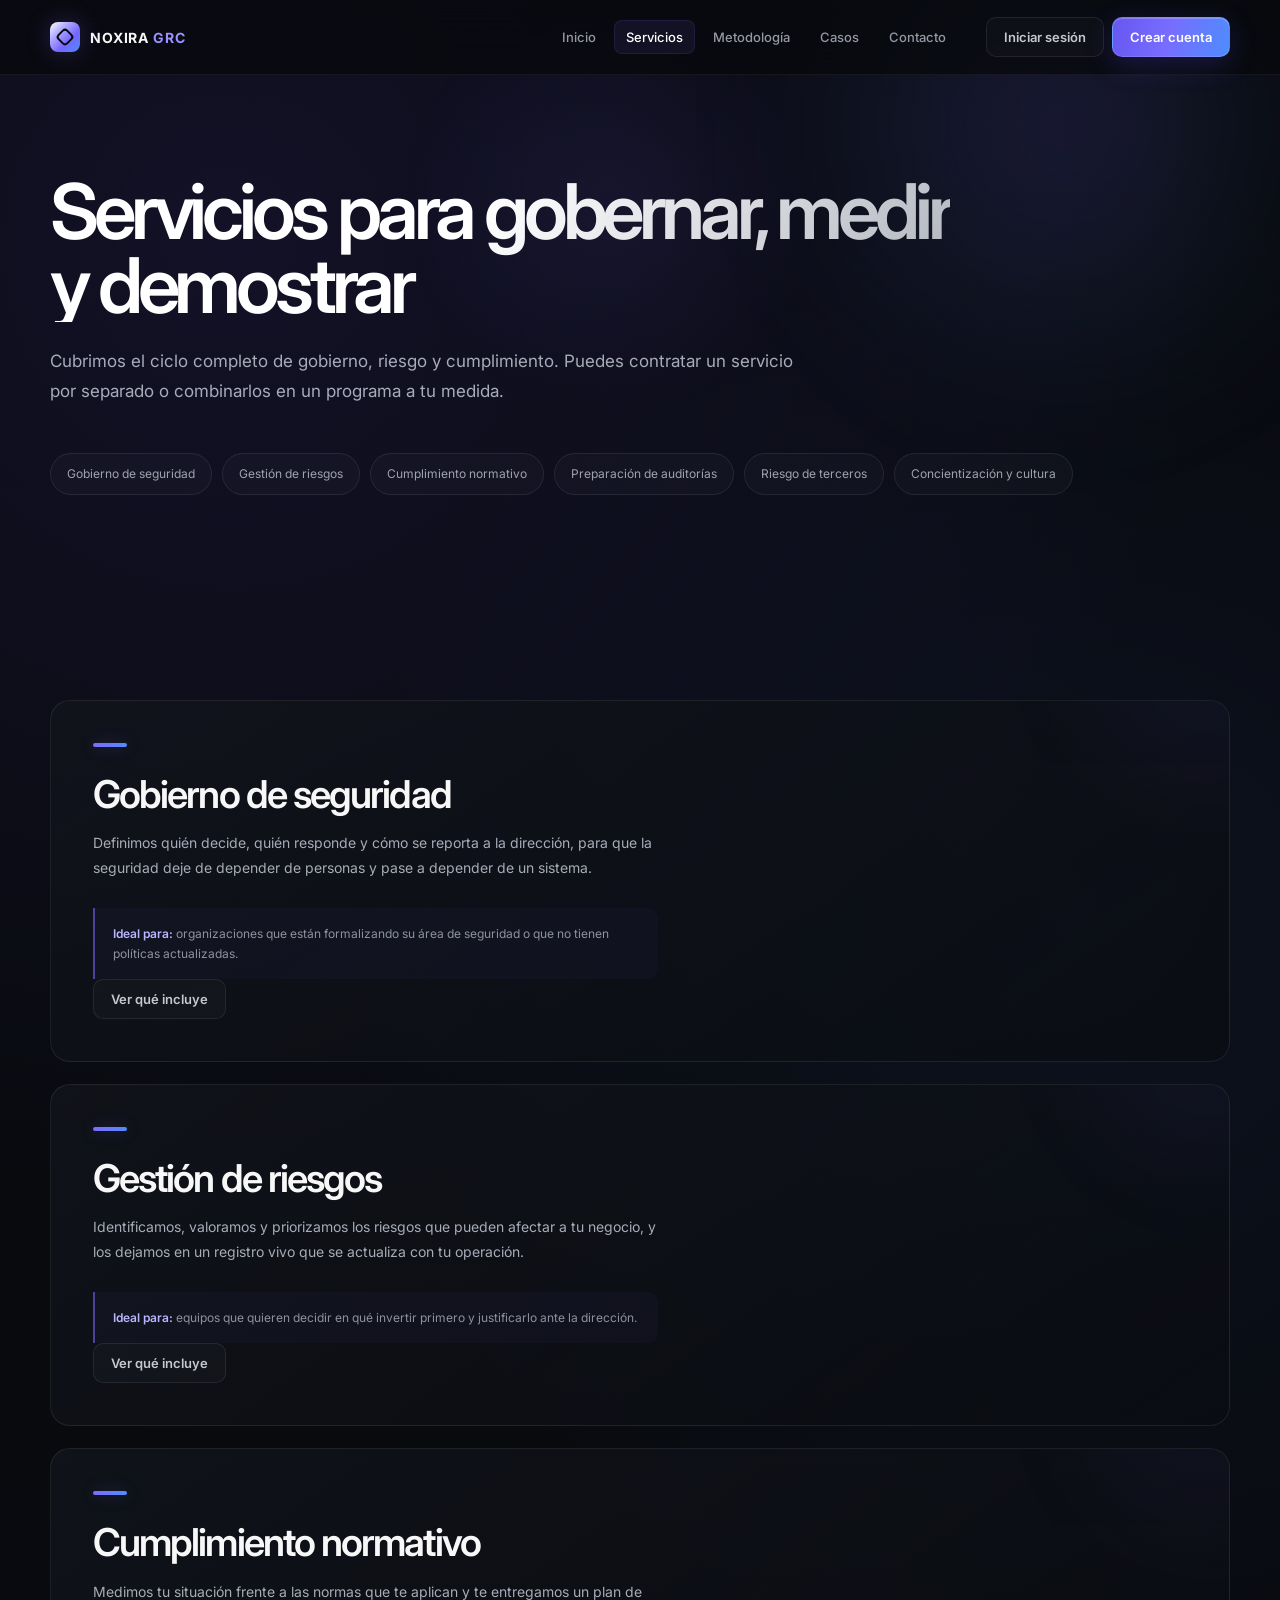
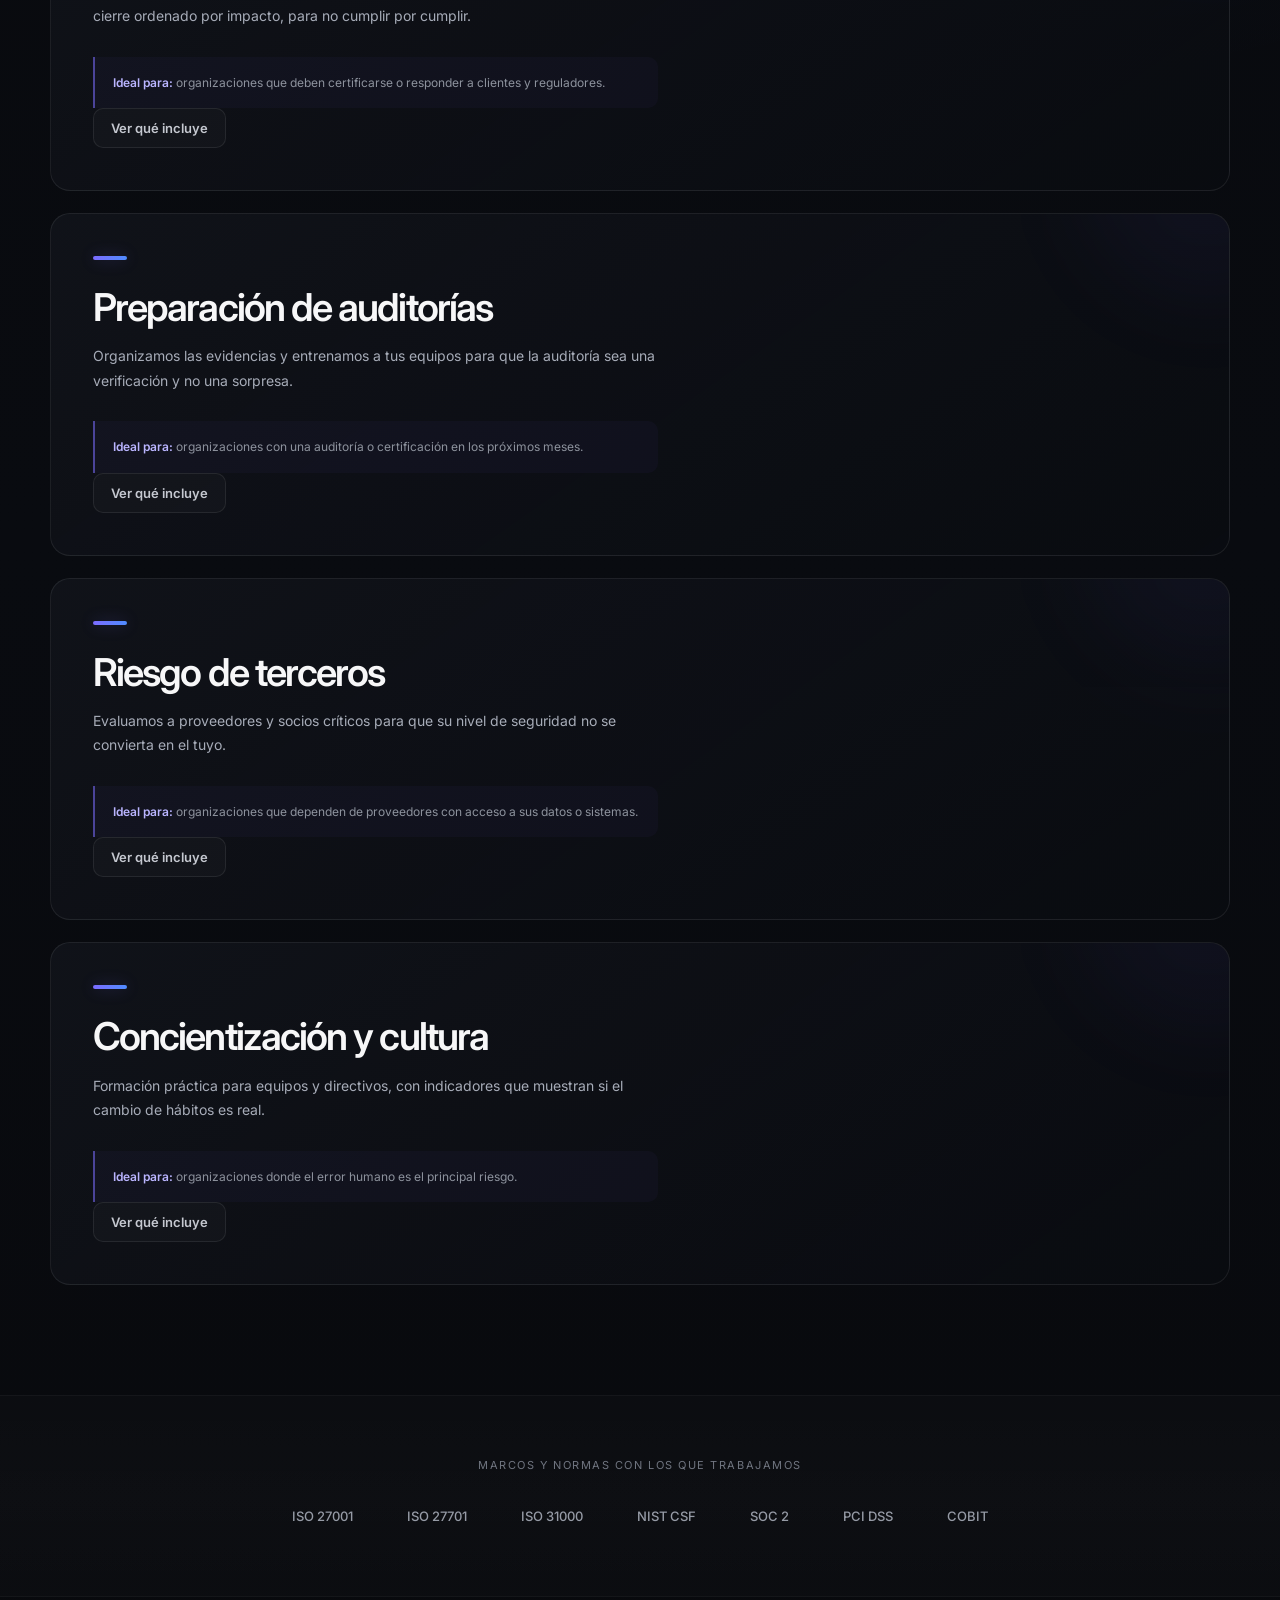
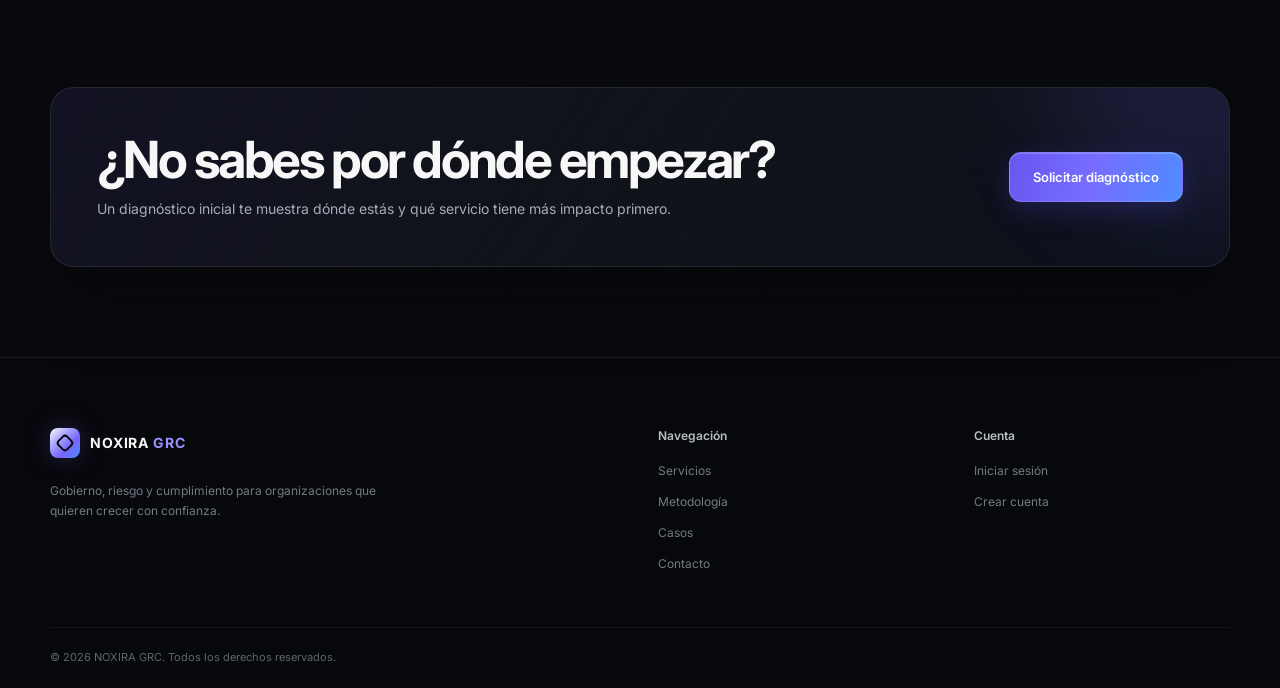
<file: servicios.html>
<!DOCTYPE html>
<html lang="es">
<head>
  <meta charset="UTF-8">
  <meta name="viewport" content="width=device-width, initial-scale=1">
  <title>Servicios | NOXIRA GRC</title>
  <meta name="description" content="Servicios de gobierno, riesgo y cumplimiento de NOXIRA GRC: diagnóstico, gestión de riesgos, cumplimiento normativo y preparación de auditorías.">
  <meta name="theme-color" content="#08090c">
  <link rel="preconnect" href="https://fonts.googleapis.com">
  <link rel="preconnect" href="https://fonts.gstatic.com" crossorigin>
  <link href="https://fonts.googleapis.com/css2?family=Inter:wght@400;500;600;700&display=swap" rel="stylesheet">
  <link rel="stylesheet" href="servicios.css">
  <script src="servicios.js" defer></script>
</head>
<body>
  <a class="skip-link" href="#contenido">Saltar al contenido</a>

  <!-- ============ NAVEGACIÓN ============ -->
  <header class="site-header" id="header">
    <nav class="nav container" aria-label="Principal">
      <a class="brand" href="index.html" aria-label="NOXIRA GRC, ir al inicio">
        <span class="brand-mark" aria-hidden="true"></span>
        <span class="brand-name">NOXIRA <span>GRC</span></span>
      </a>

      <ul class="nav-links" id="nav-links">
        <li><a href="index.html">Inicio</a></li>
        <li><a href="servicios.html" aria-current="page">Servicios</a></li>
        <li><a href="index.html#metodologia">Metodología</a></li>
        <li><a href="index.html#casos">Casos</a></li>
        <li><a href="contacto.html">Contacto</a></li>
      </ul>

      <div class="nav-actions">
        <a class="btn btn-ghost" href="login.html">Iniciar sesión</a>
        <a class="btn btn-primary" href="create.html">Crear cuenta</a>
      </div>

      <button class="nav-toggle" type="button" aria-label="Abrir menú" aria-expanded="false" aria-controls="nav-links">
        <span></span><span></span><span></span>
      </button>
    </nav>
  </header>

  <main id="contenido">

    <!-- ============ ENCABEZADO DE PÁGINA ============ -->
    <section class="page-hero">
      <div class="hero-glow" aria-hidden="true"></div>
      <div class="container">
        <h1>Servicios para gobernar, medir y demostrar</h1>
        <p class="page-lead">
          Cubrimos el ciclo completo de gobierno, riesgo y cumplimiento. Puedes contratar un servicio por separado
          o combinarlos en un programa a tu medida.
        </p>

        <!-- Índice rápido -->
        <nav class="service-index" aria-label="Ir a un servicio">
          <ul>
            <li><a href="#gobierno">Gobierno de seguridad</a></li>
            <li><a href="#riesgos">Gestión de riesgos</a></li>
            <li><a href="#cumplimiento">Cumplimiento normativo</a></li>
            <li><a href="#auditorias">Preparación de auditorías</a></li>
            <li><a href="#terceros">Riesgo de terceros</a></li>
            <li><a href="#cultura">Concientización y cultura</a></li>
          </ul>
        </nav>
      </div>
    </section>

    <!-- ============ DETALLE DE SERVICIOS ============ -->
    <section class="section">
      <div class="container service-list">

        <article class="service" id="gobierno">
          <div class="service-main">
            <h2>Gobierno de seguridad</h2>
            <p>
              Definimos quién decide, quién responde y cómo se reporta a la dirección, para que la seguridad
              deje de depender de personas y pase a depender de un sistema.
            </p>
            <p class="service-for"><strong>Ideal para:</strong> organizaciones que están formalizando su área de seguridad o que no tienen políticas actualizadas.</p>
          </div>
          <div class="service-detail">
            <h3>Qué incluye</h3>
            <ul>
              <li>Política general y políticas específicas de seguridad</li>
              <li>Roles, responsabilidades y comité de seguridad</li>
              <li>Indicadores y reportes para la dirección</li>
              <li>Calendario anual de revisiones</li>
            </ul>
            <p class="service-output"><strong>Entregable:</strong> marco de gobierno aprobado y listo para operar.</p>
          </div>
        </article>

        <article class="service" id="riesgos">
          <div class="service-main">
            <h2>Gestión de riesgos</h2>
            <p>
              Identificamos, valoramos y priorizamos los riesgos que pueden afectar a tu negocio, y los dejamos en
              un registro vivo que se actualiza con tu operación.
            </p>
            <p class="service-for"><strong>Ideal para:</strong> equipos que quieren decidir en qué invertir primero y justificarlo ante la dirección.</p>
          </div>
          <div class="service-detail">
            <h3>Qué incluye</h3>
            <ul>
              <li>Inventario y clasificación de activos críticos</li>
              <li>Metodología de evaluación basada en ISO 31000</li>
              <li>Matriz de riesgos con responsables y tratamiento</li>
              <li>Revisión periódica del registro</li>
            </ul>
            <p class="service-output"><strong>Entregable:</strong> registro de riesgos priorizado y plan de tratamiento.</p>
          </div>
        </article>

        <article class="service" id="cumplimiento">
          <div class="service-main">
            <h2>Cumplimiento normativo</h2>
            <p>
              Medimos tu situación frente a las normas que te aplican y te entregamos un plan de cierre ordenado
              por impacto, para no cumplir por cumplir.
            </p>
            <p class="service-for"><strong>Ideal para:</strong> organizaciones que deben certificarse o responder a clientes y reguladores.</p>
          </div>
          <div class="service-detail">
            <h3>Qué incluye</h3>
            <ul>
              <li>Análisis de brechas frente a ISO 27001, NIST CSF, SOC 2 o PCI DSS</li>
              <li>Revisión de obligaciones de protección de datos</li>
              <li>Plan de cierre con prioridades y responsables</li>
              <li>Acompañamiento en la implementación de controles</li>
            </ul>
            <p class="service-output"><strong>Entregable:</strong> informe de brechas y hoja de ruta de cumplimiento.</p>
          </div>
        </article>

        <article class="service" id="auditorias">
          <div class="service-main">
            <h2>Preparación de auditorías</h2>
            <p>
              Organizamos las evidencias y entrenamos a tus equipos para que la auditoría sea una verificación
              y no una sorpresa.
            </p>
            <p class="service-for"><strong>Ideal para:</strong> organizaciones con una auditoría o certificación en los próximos meses.</p>
          </div>
          <div class="service-detail">
            <h3>Qué incluye</h3>
            <ul>
              <li>Repositorio ordenado de evidencias por control</li>
              <li>Auditoría interna y simulacro previo</li>
              <li>Preparación de entrevistados</li>
              <li>Seguimiento de hallazgos hasta su cierre</li>
            </ul>
            <p class="service-output"><strong>Entregable:</strong> informe de preparación y plan de acciones correctivas.</p>
          </div>
        </article>

        <article class="service" id="terceros">
          <div class="service-main">
            <h2>Riesgo de terceros</h2>
            <p>
              Evaluamos a proveedores y socios críticos para que su nivel de seguridad no se convierta en el tuyo.
            </p>
            <p class="service-for"><strong>Ideal para:</strong> organizaciones que dependen de proveedores con acceso a sus datos o sistemas.</p>
          </div>
          <div class="service-detail">
            <h3>Qué incluye</h3>
            <ul>
              <li>Clasificación de proveedores según criticidad</li>
              <li>Cuestionarios y revisión de evidencias</li>
              <li>Cláusulas de seguridad para contratos</li>
              <li>Seguimiento y reevaluación periódica</li>
            </ul>
            <p class="service-output"><strong>Entregable:</strong> programa de gestión de proveedores con su primera evaluación.</p>
          </div>
        </article>

        <article class="service" id="cultura">
          <div class="service-main">
            <h2>Concientización y cultura</h2>
            <p>
              Formación práctica para equipos y directivos, con indicadores que muestran si el cambio de hábitos es real.
            </p>
            <p class="service-for"><strong>Ideal para:</strong> organizaciones donde el error humano es el principal riesgo.</p>
          </div>
          <div class="service-detail">
            <h3>Qué incluye</h3>
            <ul>
              <li>Talleres por perfil: equipos, directivos y áreas críticas</li>
              <li>Simulacros de phishing con reportes de resultados</li>
              <li>Materiales breves para reforzar en el día a día</li>
              <li>Medición de avance trimestral</li>
            </ul>
            <p class="service-output"><strong>Entregable:</strong> programa anual de concientización con indicadores.</p>
          </div>
        </article>

      </div>
    </section>

    <!-- ============ MARCOS NORMATIVOS ============ -->
    <section class="frameworks section-alt" aria-label="Marcos y normas con los que trabajamos">
      <div class="container">
        <p class="frameworks-text">Marcos y normas con los que trabajamos</p>
        <ul class="frameworks-list">
          <li>ISO 27001</li>
          <li>ISO 27701</li>
          <li>ISO 31000</li>
          <li>NIST CSF</li>
          <li>SOC 2</li>
          <li>PCI DSS</li>
          <li>COBIT</li>
        </ul>
      </div>
    </section>

    <!-- ============ LLAMADO A LA ACCIÓN ============ -->
    <section class="section cta-band">
      <div class="container cta-inner">
        <div>
          <h2>¿No sabes por dónde empezar?</h2>
          <p>Un diagnóstico inicial te muestra dónde estás y qué servicio tiene más impacto primero.</p>
        </div>
        <a class="btn btn-primary btn-lg" href="contacto.html">Solicitar diagnóstico</a>
      </div>
    </section>

  </main>

  <!-- ============ PIE DE PÁGINA ============ -->
  <footer class="site-footer">
    <div class="container footer-grid">
      <div class="footer-brand">
        <a class="brand" href="index.html" aria-label="NOXIRA GRC, ir al inicio">
          <span class="brand-mark" aria-hidden="true"></span>
          <span class="brand-name">NOXIRA <span>GRC</span></span>
        </a>
        <p>Gobierno, riesgo y cumplimiento para organizaciones que quieren crecer con confianza.</p>
      </div>

      <nav aria-label="Secciones">
        <h4>Navegación</h4>
        <ul>
          <li><a href="servicios.html">Servicios</a></li>
          <li><a href="index.html#metodologia">Metodología</a></li>
          <li><a href="index.html#casos">Casos</a></li>
          <li><a href="contacto.html">Contacto</a></li>
        </ul>
      </nav>

      <nav aria-label="Cuenta">
        <h4>Cuenta</h4>
        <ul>
          <li><a href="login.html">Iniciar sesión</a></li>
          <li><a href="create.html">Crear cuenta</a></li>
        </ul>
      </nav>
    </div>
    <div class="container footer-bottom">
      <p>&copy; <span id="year">2026</span> NOXIRA GRC. Todos los derechos reservados.</p>
    </div>
  </footer>

</body>
</html>
</file>
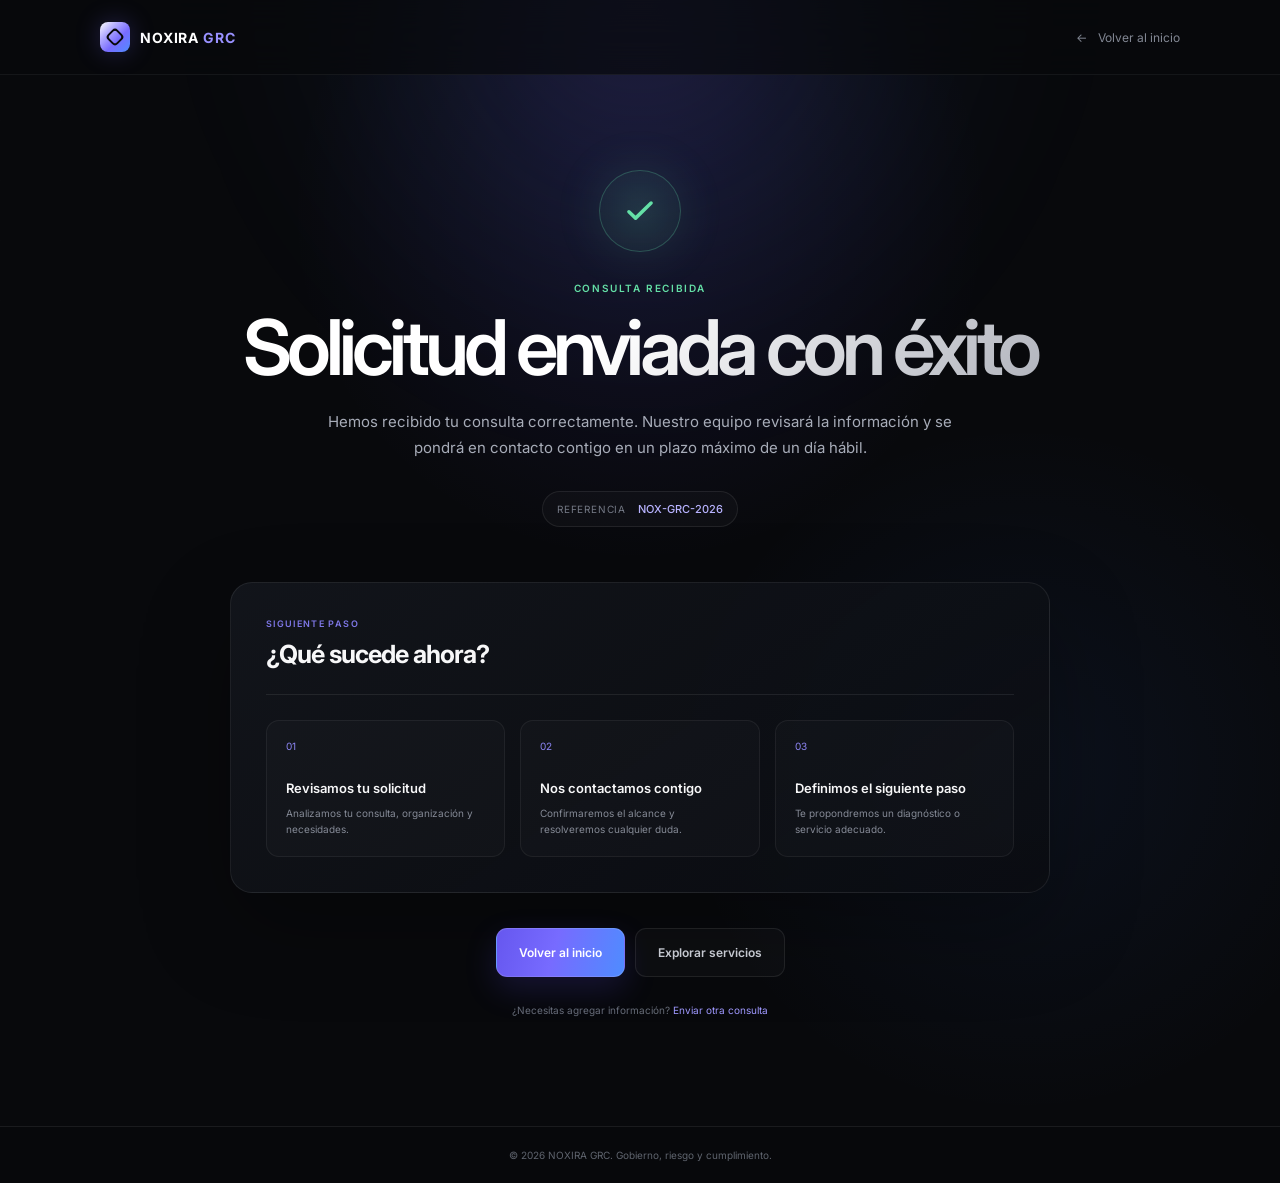
<file: solicitud-enviada.html>
<!DOCTYPE html>
<html lang="es">

<head>
  <meta charset="UTF-8">
  <meta name="viewport" content="width=device-width, initial-scale=1">

  <title>Solicitud enviada | NOXIRA GRC</title>

  <meta
    name="description"
    content="Tu solicitud fue enviada correctamente a NOXIRA GRC."
  >

  <meta name="theme-color" content="#08090c">

  <link rel="preconnect" href="https://fonts.googleapis.com">
  <link rel="preconnect" href="https://fonts.gstatic.com" crossorigin>

  <link
    href="https://fonts.googleapis.com/css2?family=Inter:wght@400;500;600;700&display=swap"
    rel="stylesheet"
  >

  <link rel="stylesheet" href="solicitud-enviada.css">
</head>


<body>

  <div class="success-glow" aria-hidden="true"></div>


  <!-- =========================================
       HEADER
       ========================================= -->

  <header class="site-header">

    <nav class="nav container">

      <a
        class="brand"
        href="index.html"
        aria-label="NOXIRA GRC, volver al inicio"
      >

        <span class="brand-mark"></span>

        <span class="brand-name">
          NOXIRA <span>GRC</span>
        </span>

      </a>


      <a
        class="back-link"
        href="index.html"
      >
        Volver al inicio
      </a>

    </nav>

  </header>


  <!-- =========================================
       CONTENIDO
       ========================================= -->

  <main class="success-main">

    <div class="container success-container">


      <!-- ICONO -->

      <div class="success-icon">

        <svg
          viewBox="0 0 24 24"
          aria-hidden="true"
        >
          <path
            d="M5 12.5l4.2 4L19 7"
            fill="none"
            stroke="currentColor"
            stroke-width="2.2"
            stroke-linecap="round"
            stroke-linejoin="round"
          />
        </svg>

      </div>


      <!-- TEXTO -->

      <span class="success-label">
        CONSULTA RECIBIDA
      </span>


      <h1>
        Solicitud enviada con éxito
      </h1>


      <p class="success-lead">
        Hemos recibido tu consulta correctamente.
        Nuestro equipo revisará la información y se pondrá
        en contacto contigo en un plazo máximo de un día hábil.
      </p>


      <!-- CÓDIGO -->

      <div class="request-id">

        <span>
          Referencia
        </span>

        <strong>
          NOX-GRC-2026
        </strong>

      </div>


      <!-- PASOS -->

      <div class="next-card">

        <div class="next-head">

          <span class="next-eyebrow">
            SIGUIENTE PASO
          </span>

          <h2>
            ¿Qué sucede ahora?
          </h2>

        </div>


        <div class="next-steps">


          <div class="next-step">

            <span class="step-number">
              01
            </span>

            <div>
              <h3>
                Revisamos tu solicitud
              </h3>

              <p>
                Analizamos tu consulta, organización y necesidades.
              </p>
            </div>

          </div>


          <div class="next-step">

            <span class="step-number">
              02
            </span>

            <div>
              <h3>
                Nos contactamos contigo
              </h3>

              <p>
                Confirmaremos el alcance y resolveremos cualquier duda.
              </p>
            </div>

          </div>


          <div class="next-step">

            <span class="step-number">
              03
            </span>

            <div>
              <h3>
                Definimos el siguiente paso
              </h3>

              <p>
                Te propondremos un diagnóstico o servicio adecuado.
              </p>
            </div>

          </div>


        </div>

      </div>


      <!-- BOTONES -->

      <div class="success-actions">

        <a
          class="btn btn-primary"
          href="index.html"
        >
          Volver al inicio
        </a>

        <a
          class="btn btn-ghost"
          href="servicios.html"
        >
          Explorar servicios
        </a>

      </div>


      <p class="support-text">
        ¿Necesitas agregar información?
        <a href="contacto.html">
          Enviar otra consulta
        </a>
      </p>


    </div>

  </main>


  <!-- =========================================
       FOOTER
       ========================================= -->

  <footer class="site-footer">

    <div class="container footer-bottom">

      <p>
        &copy; 2026 NOXIRA GRC.
        Gobierno, riesgo y cumplimiento.
      </p>

    </div>

  </footer>


</body>
</html>
</file>
<file: casos.css>
/* =========================================================
   NOXIRA GRC — CASOS
   Linear oscuro + dinamismo Adobe
   ========================================================= */


:root {
  --bg: #08090c;
  --bg-2: #0b0d12;

  --panel: rgba(17, 20, 27, .82);

  --border: rgba(255,255,255,.08);
  --border-strong: rgba(255,255,255,.15);

  --text: #f7f7f8;
  --text-soft: #a7acb8;
  --text-muted: #707580;

  --accent: #7c6cff;
  --accent-2: #4f8cff;
  --success: #63d7a3;

  --container: 1180px;

  --transition: 220ms cubic-bezier(.2,.8,.2,1);
}


/* =========================================================
   RESET
   ========================================================= */

* {
  box-sizing: border-box;
  margin: 0;
  padding: 0;
}

html {
  scroll-behavior: smooth;
}

body {
  min-height: 100vh;

  font-family: "Inter", sans-serif;

  color: var(--text);

  background:
    radial-gradient(
      circle at 20% 8%,
      rgba(104,83,255,.10),
      transparent 25%
    ),
    radial-gradient(
      circle at 85% 28%,
      rgba(79,140,255,.06),
      transparent 25%
    ),
    #08090c;

  overflow-x: hidden;
}


body::before {
  content: "";

  position: fixed;
  inset: 0;

  pointer-events: none;

  z-index: -1;

  background-image:
    linear-gradient(
      rgba(255,255,255,.017) 1px,
      transparent 1px
    ),
    linear-gradient(
      90deg,
      rgba(255,255,255,.017) 1px,
      transparent 1px
    );

  background-size: 60px 60px;

  mask-image:
    linear-gradient(
      to bottom,
      black,
      transparent 70%
    );
}


a {
  color: inherit;
}

ul {
  list-style: none;
}


/* =========================================================
   UTILIDADES
   ========================================================= */

.container {
  width: min(
    var(--container),
    calc(100% - 48px)
  );

  margin-inline: auto;
}


.skip-link {
  position: fixed;

  top: 12px;
  left: 12px;

  padding: 10px 14px;

  border-radius: 8px;

  background: white;
  color: black;

  text-decoration: none;

  transform: translateY(-150%);

  z-index: 9999;
}


.skip-link:focus {
  transform: translateY(0);
}


/* =========================================================
   HEADER
   ========================================================= */

.site-header {
  position: fixed;

  top: 0;
  left: 0;
  right: 0;

  z-index: 1000;

  border-bottom:
    1px solid rgba(255,255,255,.055);

  background:
    rgba(8,9,12,.72);

  backdrop-filter: blur(18px);
  -webkit-backdrop-filter: blur(18px);
}


.nav {
  min-height: 74px;

  display: flex;

  align-items: center;

  gap: 28px;
}


/* =========================================================
   LOGO
   ========================================================= */

.brand {
  display: inline-flex;

  align-items: center;

  gap: 10px;

  flex-shrink: 0;

  text-decoration: none;

  transition:
    transform var(--transition);
}


.brand:hover {
  transform: translateY(-2px);
}


.brand-mark {
  position: relative;

  width: 30px;
  height: 30px;

  border-radius: 8px;

  background:
    linear-gradient(
      135deg,
      #ffffff,
      #b2aeff 30%,
      #7566ff 63%,
      #4d8cff
    );

  box-shadow:
    0 0 25px
    rgba(124,108,255,.25);
}


.brand-mark::before {
  content: "";

  position: absolute;

  inset: 8px;

  border:
    2px solid #08090c;

  border-radius: 4px;

  transform: rotate(45deg);
}


.brand-name {
  font-size: 14px;

  font-weight: 700;

  letter-spacing: .06em;
}


.brand-name span {
  color: #9991ff;
}


/* =========================================================
   NAV
   ========================================================= */

.nav-links {
  display: flex;

  align-items: center;

  gap: 6px;

  margin-left: auto;
}


.nav-links a {
  display: inline-flex;

  padding: 9px 12px;

  border-radius: 8px;

  color: #9499a4;

  font-size: 13px;

  font-weight: 500;

  text-decoration: none;

  transition:
    color var(--transition),
    background var(--transition);
}


.nav-links a:hover {
  color: white;

  background:
    rgba(255,255,255,.05);
}


.nav-links a[aria-current="page"] {
  color: white;

  background:
    rgba(124,108,255,.09);

  box-shadow:
    inset 0 0 0 1px
    rgba(124,108,255,.12);
}


.nav-actions {
  display: flex;

  gap: 8px;
}


/* =========================================================
   BOTONES
   ========================================================= */

.btn {
  position: relative;

  min-height: 40px;

  padding: 0 17px;

  display: inline-flex;

  align-items: center;
  justify-content: center;

  border:
    1px solid transparent;

  border-radius: 10px;

  color: white;

  font-size: 13px;

  font-weight: 600;

  text-decoration: none;

  overflow: hidden;

  transition:
    transform var(--transition),
    background var(--transition),
    border-color var(--transition),
    box-shadow var(--transition);
}


.btn:hover {
  transform: translateY(-2px);
}


.btn-primary {
  border-color:
    rgba(255,255,255,.14);

  background:
    linear-gradient(
      105deg,
      #6657f0,
      #786cff 46%,
      #4f8cff
    );

  box-shadow:
    0 10px 30px
    rgba(89,72,240,.22);
}


.btn-primary::before {
  content: "";

  position: absolute;

  top: 0;
  left: -120%;

  width: 50%;
  height: 100%;

  background:
    linear-gradient(
      90deg,
      transparent,
      rgba(255,255,255,.25),
      transparent
    );

  transform: skewX(-22deg);

  transition:
    left .6s ease;
}


.btn-primary:hover::before {
  left: 145%;
}


.btn-ghost {
  border-color: var(--border);

  background:
    rgba(255,255,255,.025);

  color: #c5c8d0;
}


.btn-ghost:hover {
  border-color:
    var(--border-strong);

  background:
    rgba(255,255,255,.06);
}


.btn-lg {
  min-height: 50px;

  padding:
    0 23px;

  border-radius: 12px;
}


/* =========================================================
   HERO
   ========================================================= */

.page-hero {
  position: relative;

  padding:
    170px 0
    85px;

  overflow: hidden;
}


.hero-glow {
  position: absolute;

  width: 700px;
  height: 700px;

  top: -380px;
  right: -100px;

  border-radius: 50%;

  background:
    radial-gradient(
      circle,
      rgba(124,108,255,.20),
      rgba(79,140,255,.06) 40%,
      transparent 70%
    );

  filter:
    blur(60px);

  pointer-events: none;

  animation:
    heroGlow 9s
    ease-in-out
    infinite alternate;
}


@keyframes heroGlow {

  to {
    transform:
      translate(-60px, 60px)
      scale(1.1);
  }

}


.eyebrow {
  display: inline-flex;

  align-items: center;

  gap: 11px;

  margin-bottom: 24px;

  color: #9297a3;

  font-size: 10px;

  font-weight: 600;

  letter-spacing: .15em;

  text-transform: uppercase;
}


.eyebrow::before {
  content: "";

  width: 25px;
  height: 2px;

  border-radius: 100px;

  background:
    linear-gradient(
      90deg,
      var(--accent),
      var(--accent-2)
    );
}


.page-hero h1 {
  max-width: 900px;

  margin-bottom: 25px;

  font-size:
    clamp(
      3.3rem,
      6vw,
      6rem
    );

  line-height: .95;

  letter-spacing: -.067em;

  font-weight: 600;

  background:
    linear-gradient(
      125deg,
      #fff 0%,
      #fff 45%,
      #b0b3bc 100%
    );

  -webkit-background-clip: text;
  background-clip: text;

  color: transparent;
}


.page-lead {
  max-width: 670px;

  color: var(--text-soft);

  font-size: 16px;

  line-height: 1.75;
}


/* =========================================================
   CASOS
   ========================================================= */

.cases-section {
  padding:
    25px 0
    125px;
}


.cases-grid {
  display: grid;

  grid-template-columns:
    repeat(3, 1fr);

  gap: 18px;

  align-items: stretch;
}


/* =========================================================
   CARD
   ========================================================= */

.case-card {
  position: relative;

  padding: 29px;

  border:
    1px solid var(--border);

  border-radius: 20px;

  background:
    linear-gradient(
      145deg,
      rgba(18,21,28,.80),
      rgba(10,12,17,.74)
    );

  overflow: hidden;

  transition:
    transform .35s
    cubic-bezier(.2,.8,.2,1),
    border-color .35s ease,
    box-shadow .35s ease;
}


.case-card::before {
  content: "";

  position: absolute;

  width: 220px;
  height: 220px;

  top: -140px;
  right: -100px;

  border-radius: 50%;

  background:
    rgba(124,108,255,.09);

  filter: blur(45px);

  pointer-events: none;

  transition:
    transform .6s ease;
}


.case-card:hover {
  transform:
    translateY(-8px);

  border-color:
    var(--border-strong);

  box-shadow:
    0 35px 85px
    rgba(0,0,0,.32);
}


.case-card:hover::before {
  transform:
    translate(-25px, 30px);
}


/* =========================================================
   ENCABEZADO CASO
   ========================================================= */

.case-top {
  position: relative;

  z-index: 2;

  display: flex;

  align-items: center;

  justify-content: space-between;

  gap: 15px;

  margin-bottom: 31px;
}


.case-number {
  color:
    rgba(255,255,255,.20);

  font-size: 34px;

  font-weight: 600;

  letter-spacing: -.06em;
}


.case-sector {
  padding:
    8px 12px;

  border:
    1px solid
    rgba(124,108,255,.18);

  border-radius: 999px;

  background:
    rgba(124,108,255,.07);

  color: #aaa4ff;

  font-size: 10px;

  font-weight: 500;
}


.case-card h2 {
  position: relative;

  z-index: 2;

  min-height: 74px;

  margin-bottom: 32px;

  font-size: 23px;

  line-height: 1.12;

  letter-spacing: -.04em;
}


/* =========================================================
   BLOQUES
   ========================================================= */

.case-info {
  position: relative;

  z-index: 2;

  display: flex;

  flex-direction: column;
}


.case-block {
  padding:
    19px 0;

  border-top:
    1px solid var(--border);
}


.case-block h3 {
  position: relative;

  margin-bottom: 10px;

  padding-left: 17px;

  font-size: 13px;

  font-weight: 600;
}


.case-block h3::before {
  content: "";

  position: absolute;

  left: 0;
  top: 5px;

  width: 6px;
  height: 6px;

  border-radius: 50%;

  background:
    linear-gradient(
      135deg,
      var(--accent),
      var(--accent-2)
    );

  box-shadow:
    0 0 10px
    rgba(124,108,255,.4);
}


.case-block p {
  color:
    var(--text-soft);

  font-size: 12px;

  line-height: 1.7;
}


.case-highlight {
  color:
    #bbb6ff !important;

  font-size:
    17px !important;

  font-weight: 600;
}


/* =========================================================
   LISTAS
   ========================================================= */

.case-block ul {
  display: flex;

  flex-direction: column;

  gap: 10px;
}


.case-block li {
  position: relative;

  padding-left: 18px;

  color:
    #9398a4;

  font-size: 11px;

  line-height: 1.6;
}


.case-block li::before {
  content: "•";

  position: absolute;

  left: 2px;

  color:
    #8980ff;
}


/* =========================================================
   RESULTADOS
   ========================================================= */

.results {
  margin-top: 5px;

  padding:
    20px;

  border:
    1px solid
    rgba(124,108,255,.12);

  border-radius: 13px;

  background:
    linear-gradient(
      145deg,
      rgba(124,108,255,.055),
      rgba(79,140,255,.025)
    );
}


.results h3 {
  color:
    #d9d6ff;
}


.results li {
  color:
    #b2b5be;
}


/* =========================================================
   PEQUEÑA DIFERENCIA ENTRE CASOS
   ========================================================= */

.case-financeiro {
  --accent:
    #7367ff;
}


.case-industrial {
  --accent:
    #698dff;
}


.case-salud {
  --accent:
    #9b6fff;
}


/* =========================================================
   CTA
   ========================================================= */

.cta-section {
  padding:
    0 0
    110px;
}


.cta-card {
  position: relative;

  display: flex;

  align-items: center;

  justify-content:
    space-between;

  gap: 50px;

  padding: 48px;

  border:
    1px solid
    rgba(255,255,255,.09);

  border-radius: 24px;

  background:
    linear-gradient(
      120deg,
      rgba(124,108,255,.10),
      rgba(18,21,28,.80) 45%,
      rgba(79,140,255,.05)
    );

  overflow: hidden;
}


.cta-card::before {
  content: "";

  position: absolute;

  width: 300px;
  height: 300px;

  right: -120px;
  top: -170px;

  border-radius: 50%;

  background:
    rgba(124,108,255,.15);

  filter: blur(55px);
}


.cta-card > div,
.cta-card > a {
  position: relative;

  z-index: 2;
}


.cta-card h2 {
  max-width: 650px;

  margin-bottom: 15px;

  font-size:
    clamp(
      2rem,
      4vw,
      3.4rem
    );

  line-height: 1;

  letter-spacing: -.05em;
}


.cta-card p {
  max-width: 630px;

  color:
    var(--text-soft);

  font-size: 13px;

  line-height: 1.7;
}


/* =========================================================
   FOOTER
   ========================================================= */

.site-footer {
  padding:
    70px 0 24px;

  border-top:
    1px solid
    var(--border);

  background:
    #07080b;
}


.footer-grid {
  display: grid;

  grid-template-columns:
    1.5fr .7fr .7fr;

  gap: 60px;

  padding-bottom:
    55px;
}


.footer-brand p {
  max-width: 360px;

  margin-top: 19px;

  color: #747984;

  font-size: 12px;

  line-height: 1.7;
}


.site-footer h4 {
  margin-bottom: 16px;

  color: #b9bdc5;

  font-size: 12px;
}


.site-footer nav ul {
  display: flex;

  flex-direction: column;

  gap: 11px;
}


.site-footer nav a {
  color: #747984;

  font-size: 12px;

  text-decoration: none;

  transition:
    color var(--transition);
}


.site-footer nav a:hover {
  color: white;
}


.footer-bottom {
  padding-top: 22px;

  border-top:
    1px solid
    rgba(255,255,255,.05);

  color: #5f646e;

  font-size: 11px;
}


/* =========================================================
   TABLET
   ========================================================= */

@media (max-width: 1000px) {

  .cases-grid {
    grid-template-columns:
      1fr;
  }

  .case-card h2 {
    min-height: auto;
  }

  .cta-card {
    flex-direction: column;

    align-items: flex-start;
  }

  .footer-grid {
    grid-template-columns:
      1fr 1fr;
  }

  .footer-brand {
    grid-column:
      1 / -1;
  }

}


/* =========================================================
   MÓVIL
   ========================================================= */

@media (max-width: 760px) {

  .container {
    width:
      calc(100% - 32px);
  }


  .nav {
    min-height: 68px;
  }


  .nav-links {
    display: none;
  }


  .nav-actions {
    margin-left: auto;
  }


  .nav-actions .btn-ghost {
    display: none;
  }


  .page-hero {
    padding:
      130px 0
      65px;
  }


  .page-hero h1 {
    font-size: 3.3rem;
  }


  .page-lead {
    font-size: 14px;
  }


  .cases-section {
    padding-bottom: 85px;
  }


  .case-card {
    padding: 24px 21px;
  }


  .case-card h2 {
    font-size: 22px;
  }


  .cta-card {
    padding: 30px 23px;
  }


  .cta-card .btn {
    width: 100%;
  }


  .footer-grid {
    grid-template-columns:
      1fr;
  }

}


/* =========================================================
   ACCESIBILIDAD
   ========================================================= */

@media (prefers-reduced-motion: reduce) {

  *,
  *::before,
  *::after {
    animation-duration:
      .01ms !important;

    transition-duration:
      .01ms !important;
  }

}
</file>
<file: contacto.css>
/* =========================================================
   NOXIRA GRC — CONTACTO
   Linear oscuro + dinamismo Adobe
   ========================================================= */

:root {
  --bg: #08090c;
  --panel: rgba(17, 20, 27, 0.86);

  --border: rgba(255,255,255,.08);
  --border-strong: rgba(255,255,255,.15);

  --text: #f7f7f8;
  --text-soft: #a7acb8;
  --text-muted: #6f7480;

  --accent: #7c6cff;
  --accent-2: #4f8cff;

  --danger: #ff6b76;

  --transition: 220ms cubic-bezier(.2,.8,.2,1);
}


/* =========================
   RESET
   ========================= */

* {
  box-sizing: border-box;
  margin: 0;
  padding: 0;
}

html {
  scroll-behavior: smooth;
}

body {
  min-height: 100vh;

  font-family: "Inter", sans-serif;

  color: var(--text);

  background:
    radial-gradient(
      circle at 15% 20%,
      rgba(103,82,255,.11),
      transparent 30%
    ),
    radial-gradient(
      circle at 85% 75%,
      rgba(70,130,255,.08),
      transparent 30%
    ),
    linear-gradient(
      180deg,
      #08090c,
      #090b10
    );

  overflow-x: hidden;
}


/* cuadrícula sutil */

body::before {
  content: "";

  position: fixed;
  inset: 0;

  pointer-events: none;

  background-image:
    linear-gradient(
      rgba(255,255,255,.018) 1px,
      transparent 1px
    ),
    linear-gradient(
      90deg,
      rgba(255,255,255,.018) 1px,
      transparent 1px
    );

  background-size: 60px 60px;

  mask-image:
    linear-gradient(
      to bottom,
      rgba(0,0,0,.35),
      transparent 80%
    );

  z-index: -2;
}


/* =========================
   GLOW
   ========================= */

.auth-glow {
  position: fixed;

  width: 680px;
  height: 680px;

  top: -240px;
  right: -170px;

  border-radius: 50%;

  background:
    radial-gradient(
      circle,
      rgba(124,108,255,.20),
      rgba(79,140,255,.08) 35%,
      transparent 70%
    );

  filter: blur(58px);

  pointer-events: none;

  animation: glowMove 9s ease-in-out infinite alternate;

  z-index: -1;
}

@keyframes glowMove {
  from {
    transform: translate3d(0,0,0) scale(1);
  }

  to {
    transform: translate3d(-55px,55px,0) scale(1.08);
  }
}


/* =========================================================
   LAYOUT
   ========================================================= */

.auth {
  width: min(1180px, calc(100% - 48px));

  min-height: 100vh;

  margin: auto;

  display: grid;

  grid-template-columns: .95fr 1.05fr;

  align-items: center;

  gap: 85px;

  padding: 48px 0;
}


/* =========================================================
   COLUMNA IZQUIERDA
   ========================================================= */

.auth-aside {
  min-height: 760px;

  display: flex;
  flex-direction: column;
}


/* =========================
   BRAND
   ========================= */

.brand {
  width: fit-content;

  display: inline-flex;
  align-items: center;

  gap: 10px;

  color: var(--text);

  text-decoration: none;

  transition:
    transform var(--transition),
    opacity var(--transition);
}

.brand:hover {
  transform: translateY(-2px);
}

.brand-mark {
  position: relative;

  width: 30px;
  height: 30px;

  border-radius: 8px;

  background:
    linear-gradient(
      135deg,
      #ffffff 0%,
      #b3adff 30%,
      #786cff 60%,
      #4f8cff 100%
    );

  box-shadow:
    0 0 25px rgba(124,108,255,.25);

  overflow: hidden;
}

.brand-mark::before {
  content: "";

  position: absolute;

  inset: 8px;

  border: 2px solid #08090c;

  border-radius: 4px;

  transform: rotate(45deg);
}

.brand-name {
  font-size: 14px;
  font-weight: 700;

  letter-spacing: .06em;
}

.brand-name span {
  color: #9890ff;
}


/* =========================
   TEXTO
   ========================= */

.aside-copy {
  max-width: 590px;

  margin: auto 0;

  animation: asideIn 700ms ease both;
}

@keyframes asideIn {
  from {
    opacity: 0;
    transform: translateX(-28px);
  }

  to {
    opacity: 1;
    transform: translateX(0);
  }
}

.aside-copy h1 {
  max-width: 600px;

  margin-bottom: 25px;

  font-size: clamp(3.2rem, 5vw, 5.2rem);

  line-height: .96;

  letter-spacing: -.065em;

  font-weight: 600;

  background:
    linear-gradient(
      125deg,
      #ffffff 0%,
      #ffffff 45%,
      #b2b5be 100%
    );

  -webkit-background-clip: text;
  background-clip: text;

  color: transparent;
}

.aside-copy > p {
  max-width: 520px;

  margin-bottom: 36px;

  color: var(--text-soft);

  font-size: 16px;

  line-height: 1.75;
}


/* =========================================================
   INFO CONTACTO
   ========================================================= */

.contact-info {
  display: flex;
  flex-direction: column;

  gap: 16px;

  margin-bottom: 40px;
}

.contact-info div {
  position: relative;

  padding: 16px 18px;

  border: 1px solid var(--border);

  border-radius: 12px;

  background: rgba(255,255,255,.02);

  transition:
    transform var(--transition),
    border-color var(--transition),
    background var(--transition);
}

.contact-info div:hover {
  transform: translateX(5px);

  border-color: var(--border-strong);

  background: rgba(255,255,255,.035);
}

.contact-info dt {
  margin-bottom: 5px;

  color: #727783;

  font-size: 10px;

  text-transform: uppercase;

  letter-spacing: .08em;
}

.contact-info dd {
  color: #c4c7ce;

  font-size: 13px;

  line-height: 1.5;
}


/* =========================
   SUBTÍTULO
   ========================= */

.aside-subtitle {
  margin-bottom: 20px;

  font-size: 17px;

  font-weight: 600;

  letter-spacing: -.02em;
}


/* =========================
   PASOS
   ========================= */

.aside-steps {
  display: flex;

  flex-direction: column;

  gap: 17px;

  list-style: none;

  counter-reset: pasos;
}

.aside-steps li {
  position: relative;

  padding-left: 43px;

  color: #9ba0ab;

  font-size: 12px;

  line-height: 1.6;

  counter-increment: pasos;
}

.aside-steps li::before {
  content: counter(pasos);

  position: absolute;

  left: 0;
  top: 0;

  width: 26px;
  height: 26px;

  display: grid;

  place-items: center;

  border: 1px solid rgba(124,108,255,.28);

  border-radius: 8px;

  background: rgba(124,108,255,.08);

  color: #a8a1ff;

  font-size: 10px;

  font-weight: 600;

  box-shadow:
    0 0 18px rgba(124,108,255,.07);
}


/* =========================
   VOLVER
   ========================= */

.back-link {
  width: fit-content;

  color: var(--text-muted);

  font-size: 12px;

  text-decoration: none;

  transition:
    color var(--transition),
    transform var(--transition);
}

.back-link::before {
  content: "←";

  display: inline-block;

  margin-right: 8px;

  transition: transform var(--transition);
}

.back-link:hover {
  color: white;
}

.back-link:hover::before {
  transform: translateX(-4px);
}


/* =========================================================
   TARJETA FORMULARIO
   ========================================================= */

.auth-card {
  position: relative;

  padding: 42px;

  border: 1px solid rgba(255,255,255,.09);

  border-radius: 24px;

  background:
    linear-gradient(
      145deg,
      rgba(19,22,29,.94),
      rgba(10,12,17,.90)
    );

  backdrop-filter: blur(24px);
  -webkit-backdrop-filter: blur(24px);

  box-shadow:
    0 35px 90px rgba(0,0,0,.42),
    inset 0 1px 0 rgba(255,255,255,.03);

  overflow: hidden;

  animation: cardIn 700ms 100ms ease both;

  transition:
    transform 350ms cubic-bezier(.2,.8,.2,1),
    border-color 350ms ease,
    box-shadow 350ms ease;
}

@keyframes cardIn {
  from {
    opacity: 0;

    transform:
      translateY(30px)
      scale(.98);
  }

  to {
    opacity: 1;

    transform:
      translateY(0)
      scale(1);
  }
}

.auth-card::before {
  content: "";

  position: absolute;

  top: 0;
  left: 14%;

  width: 72%;
  height: 1px;

  background:
    linear-gradient(
      90deg,
      transparent,
      rgba(158,149,255,.8),
      rgba(79,140,255,.7),
      transparent
    );

  opacity: .65;
}

.auth-card::after {
  content: "";

  position: absolute;

  width: 270px;
  height: 270px;

  top: -150px;
  right: -110px;

  border-radius: 50%;

  background: rgba(124,108,255,.13);

  filter: blur(50px);

  pointer-events: none;

  transition: transform 700ms ease;
}

.auth-card:hover {
  transform: translateY(-5px);

  border-color: rgba(255,255,255,.14);

  box-shadow:
    0 45px 105px rgba(0,0,0,.48);
}

.auth-card:hover::after {
  transform: translate(-30px,35px);
}


/* =========================
   TITULOS CARD
   ========================= */

.auth-card h2 {
  position: relative;
  z-index: 2;

  margin-bottom: 10px;

  font-size: 30px;

  font-weight: 600;

  letter-spacing: -.045em;
}

.card-sub {
  position: relative;
  z-index: 2;

  margin-bottom: 30px;

  color: var(--text-soft);

  font-size: 13px;

  line-height: 1.6;
}


/* =========================================================
   FORMULARIO
   ========================================================= */

#contacto-form {
  position: relative;

  z-index: 2;
}

.field {
  margin-bottom: 18px;
}

.field-row {
  display: grid;

  grid-template-columns: 1fr 1fr;

  gap: 14px;
}

.field label {
  display: inline-block;

  margin-bottom: 8px;

  color: #d2d5dc;

  font-size: 12px;

  font-weight: 500;
}

.optional {
  margin-left: 4px;

  color: #6f7480;

  font-size: 10px;

  font-weight: 400;
}


/* =========================
   INPUTS / SELECT / TEXTAREA
   ========================= */

.field input,
.field select,
.field textarea {
  width: 100%;

  border: 1px solid rgba(255,255,255,.09);

  border-radius: 10px;

  outline: none;

  background: rgba(5,7,10,.68);

  color: white;

  font-size: 13px;

  transition:
    border-color var(--transition),
    background var(--transition),
    box-shadow var(--transition);
}

.field input,
.field select {
  height: 48px;

  padding: 0 14px;
}

.field textarea {
  min-height: 135px;

  padding: 13px 14px;

  resize: vertical;

  line-height: 1.6;
}

.field select {
  cursor: pointer;

  color: #bcc0c9;
}

.field select option {
  background: #0e1117;

  color: white;
}

.field input:hover,
.field select:hover,
.field textarea:hover {
  border-color: rgba(255,255,255,.16);

  background: rgba(7,9,13,.84);
}

.field input:focus,
.field select:focus,
.field textarea:focus {
  border-color: rgba(124,108,255,.8);

  background: rgba(7,9,13,.98);

  box-shadow:
    0 0 0 3px rgba(124,108,255,.10),
    0 0 30px rgba(124,108,255,.045);
}


/* AUTOFILL */

input:-webkit-autofill,
input:-webkit-autofill:hover,
input:-webkit-autofill:focus {
  -webkit-text-fill-color: white;

  box-shadow:
    0 0 0 1000px #090b10 inset;
}


/* =========================
   AYUDA / CONTADOR
   ========================= */

.field-hint {
  margin-top: 7px;

  color: #6f7480;

  text-align: right;

  font-size: 10px;
}


/* =========================
   ERRORES
   ========================= */

.field-error {
  display: block;

  min-height: 14px;

  margin-top: 5px;

  color: var(--danger);

  font-size: 10px;
}


/* =========================================================
   CHECKBOX
   ========================================================= */

.check {
  width: fit-content;

  display: flex;

  align-items: flex-start;

  gap: 10px;

  margin-top: 3px;
  margin-bottom: 4px;

  color: #9297a3;

  font-size: 11px;

  line-height: 1.55;

  cursor: pointer;

  user-select: none;
}

.check input {
  appearance: none;
  -webkit-appearance: none;

  width: 17px;
  height: 17px;

  flex-shrink: 0;

  display: grid;

  place-items: center;

  margin-top: 1px;

  border: 1px solid rgba(255,255,255,.16);

  border-radius: 5px;

  background: rgba(255,255,255,.025);

  cursor: pointer;

  transition:
    border-color var(--transition),
    background var(--transition),
    box-shadow var(--transition);
}

.check input::before {
  content: "";

  width: 8px;
  height: 5px;

  border-left: 2px solid white;
  border-bottom: 2px solid white;

  transform:
    rotate(-45deg)
    scale(0);

  transition: transform 160ms ease;
}

.check input:checked {
  border-color: var(--accent);

  background:
    linear-gradient(
      135deg,
      var(--accent),
      var(--accent-2)
    );

  box-shadow:
    0 0 14px rgba(124,108,255,.25);
}

.check input:checked::before {
  transform:
    rotate(-45deg)
    scale(1);
}


/* =========================
   LINKS
   ========================= */

.text-link {
  position: relative;

  color: #aaa2ff;

  text-decoration: none;

  transition: color var(--transition);
}

.text-link::after {
  content: "";

  position: absolute;

  left: 0;
  bottom: -2px;

  width: 0;
  height: 1px;

  background:
    linear-gradient(
      90deg,
      var(--accent),
      var(--accent-2)
    );

  transition: width var(--transition);
}

.text-link:hover {
  color: #d0cbff;
}

.text-link:hover::after {
  width: 100%;
}


/* =========================================================
   BOTÓN ENVIAR
   ========================================================= */

.btn-submit {
  position: relative;

  width: 100%;
  height: 51px;

  margin-top: 17px;

  display: flex;

  align-items: center;
  justify-content: center;

  gap: 9px;

  border: 1px solid rgba(255,255,255,.13);

  border-radius: 11px;

  background:
    linear-gradient(
      105deg,
      #6657ef 0%,
      #776bff 45%,
      #4f8cff 100%
    );

  color: white;

  font-size: 13px;

  font-weight: 600;

  cursor: pointer;

  overflow: hidden;

  box-shadow:
    0 12px 32px rgba(86,72,220,.2),
    inset 0 1px 0 rgba(255,255,255,.18);

  transition:
    transform var(--transition),
    box-shadow var(--transition),
    filter var(--transition);
}


/* barrido de luz */

.btn-submit::before {
  content: "";

  position: absolute;

  top: 0;
  left: -130%;

  width: 60%;
  height: 100%;

  background:
    linear-gradient(
      90deg,
      transparent,
      rgba(255,255,255,.25),
      transparent
    );

  transform: skewX(-22deg);

  transition: left 650ms ease;
}

.btn-submit:hover {
  transform: translateY(-2px);

  filter: brightness(1.08);

  box-shadow:
    0 16px 42px rgba(86,72,220,.28);
}

.btn-submit:hover::before {
  left: 145%;
}

.btn-submit:active {
  transform:
    translateY(0)
    scale(.985);
}


/* =========================
   SPINNER
   ========================= */

.spinner {
  display: none;

  width: 15px;
  height: 15px;

  border: 2px solid rgba(255,255,255,.35);

  border-top-color: white;

  border-radius: 50%;

  animation: spin .65s linear infinite;
}

@keyframes spin {
  to {
    transform: rotate(360deg);
  }
}

.btn-submit.loading .spinner {
  display: block;
}

.btn-submit.loading .btn-label {
  opacity: .7;
}


/* =========================
   FORM STATUS
   ========================= */

.form-status {
  min-height: 18px;

  margin-top: 11px;

  color: var(--text-soft);

  text-align: center;

  font-size: 11px;
}


/* =========================
   LOGIN LINK
   ========================= */

.card-switch {
  position: relative;

  z-index: 2;

  margin-top: 25px;

  padding-top: 22px;

  border-top: 1px solid var(--border);

  color: #777c87;

  text-align: center;

  font-size: 11px;
}


/* =========================================================
   RESPONSIVE
   ========================================================= */

@media (max-width: 950px) {

  .auth {
    width: min(700px, calc(100% - 40px));

    grid-template-columns: 1fr;

    gap: 45px;

    padding: 38px 0 60px;
  }

  .auth-aside {
    min-height: auto;
  }

  .aside-copy {
    margin: 75px 0 25px;
  }

  .aside-copy h1 {
    font-size: clamp(3rem, 10vw, 4.7rem);
  }

  .back-link {
    margin-top: 20px;
  }

  .auth-card {
    padding: 40px;
  }
}


@media (max-width: 580px) {

  .auth {
    width: calc(100% - 28px);

    gap: 30px;

    padding-top: 25px;
  }

  .aside-copy {
    margin: 58px 0 15px;
  }

  .aside-copy h1 {
    font-size: 2.8rem;

    margin-bottom: 20px;
  }

  .aside-copy > p {
    font-size: 14px;
  }

  .field-row {
    grid-template-columns: 1fr;

    gap: 0;
  }

  .auth-card {
    padding: 28px 21px;

    border-radius: 18px;
  }

  .auth-card h2 {
    font-size: 26px;
  }

  .check {
    font-size: 10px;
  }
}


/* =========================================================
   ACCESIBILIDAD
   ========================================================= */

@media (prefers-reduced-motion: reduce) {

  *,
  *::before,
  *::after {
    animation-duration: .01ms !important;

    animation-iteration-count: 1 !important;

    transition-duration: .01ms !important;

    scroll-behavior: auto !important;
  }
}
</file>
<file: registro.css>
/* =========================================================
   NOXIRA GRC — CREAR CUENTA
   Estilo: Linear + dinamismo Adobe
   ========================================================= */


/* =========================
   VARIABLES
   ========================= */

:root {
  --bg: #08090c;
  --bg-soft: #0d0f14;

  --panel: rgba(17, 20, 27, 0.84);

  --border: rgba(255, 255, 255, 0.08);
  --border-strong: rgba(255, 255, 255, 0.15);

  --text: #f7f7f8;
  --text-soft: #a7acb8;
  --text-muted: #6d727d;

  --accent: #7c6cff;
  --accent-2: #4f8cff;

  --success: #61d6a3;
  --warning: #f0c15c;
  --danger: #ff6b76;

  --transition: 220ms cubic-bezier(.2, .8, .2, 1);
}


/* =========================
   RESET
   ========================= */

* {
  box-sizing: border-box;
  margin: 0;
  padding: 0;
}

html {
  scroll-behavior: smooth;
}

body {
  min-height: 100vh;

  font-family: "Inter", sans-serif;

  color: var(--text);

  background:
    radial-gradient(
      circle at 15% 20%,
      rgba(103, 82, 255, 0.11),
      transparent 30%
    ),
    radial-gradient(
      circle at 85% 75%,
      rgba(70, 130, 255, 0.08),
      transparent 30%
    ),
    linear-gradient(
      180deg,
      #08090c,
      #090b10
    );

  overflow-x: hidden;
}


/* cuadrícula muy sutil */

body::before {
  content: "";

  position: fixed;
  inset: 0;

  pointer-events: none;

  background-image:
    linear-gradient(
      rgba(255, 255, 255, 0.018) 1px,
      transparent 1px
    ),
    linear-gradient(
      90deg,
      rgba(255, 255, 255, 0.018) 1px,
      transparent 1px
    );

  background-size: 60px 60px;

  mask-image:
    linear-gradient(
      to bottom,
      rgba(0,0,0,.35),
      transparent 80%
    );

  z-index: -2;
}


/* =========================
   GLOW
   ========================= */

.auth-glow {
  position: fixed;

  width: 680px;
  height: 680px;

  top: -250px;
  right: -170px;

  border-radius: 50%;

  background:
    radial-gradient(
      circle,
      rgba(124, 108, 255, 0.20) 0%,
      rgba(79, 140, 255, 0.08) 35%,
      transparent 70%
    );

  filter: blur(58px);

  pointer-events: none;

  animation: glowMove 9s ease-in-out infinite alternate;

  z-index: -1;
}

@keyframes glowMove {
  from {
    transform: translate3d(0, 0, 0) scale(1);
  }

  to {
    transform: translate3d(-55px, 55px, 0) scale(1.08);
  }
}


/* =========================================================
   LAYOUT GENERAL
   ========================================================= */

.auth {
  width: min(1180px, calc(100% - 48px));

  min-height: 100vh;

  margin: auto;

  display: grid;

  grid-template-columns: 1.02fr .98fr;

  align-items: center;

  gap: 90px;

  padding: 50px 0;
}


/* =========================================================
   COLUMNA IZQUIERDA
   ========================================================= */

.auth-aside {
  min-height: 700px;

  display: flex;

  flex-direction: column;
}


/* =========================
   LOGO
   ========================= */

.brand {
  width: fit-content;

  display: inline-flex;

  align-items: center;

  gap: 10px;

  text-decoration: none;

  color: var(--text);

  transition:
    transform var(--transition),
    opacity var(--transition);
}

.brand:hover {
  transform: translateY(-2px);
}

.brand-mark {
  position: relative;

  width: 30px;
  height: 30px;

  border-radius: 8px;

  background:
    linear-gradient(
      135deg,
      #ffffff 0%,
      #b3adff 30%,
      #786cff 60%,
      #4f8cff 100%
    );

  box-shadow:
    0 0 25px rgba(124, 108, 255, .25);

  overflow: hidden;
}

.brand-mark::before {
  content: "";

  position: absolute;

  inset: 8px;

  border: 2px solid #08090c;

  border-radius: 4px;

  transform: rotate(45deg);
}

.brand-name {
  font-size: 14px;

  font-weight: 700;

  letter-spacing: .06em;
}

.brand-name span {
  color: #9890ff;
}


/* =========================
   TEXTO IZQUIERDO
   ========================= */

.aside-copy {
  max-width: 600px;

  margin: auto 0;

  animation: asideIn 700ms ease both;
}

@keyframes asideIn {
  from {
    opacity: 0;

    transform: translateX(-28px);
  }

  to {
    opacity: 1;

    transform: translateX(0);
  }
}

.aside-copy h1 {
  max-width: 620px;

  margin-bottom: 26px;

  font-size: clamp(3.3rem, 5vw, 5.4rem);

  line-height: .96;

  letter-spacing: -.065em;

  font-weight: 600;

  background:
    linear-gradient(
      125deg,
      #ffffff 0%,
      #ffffff 45%,
      #b2b5be 100%
    );

  -webkit-background-clip: text;
  background-clip: text;

  color: transparent;
}

.aside-copy p {
  max-width: 520px;

  margin-bottom: 34px;

  color: var(--text-soft);

  font-size: 16px;

  line-height: 1.75;
}


/* =========================
   LISTA
   ========================= */

.aside-list {
  display: flex;

  flex-direction: column;

  gap: 17px;

  list-style: none;
}

.aside-list li {
  position: relative;

  padding-left: 28px;

  color: #bec2cb;

  font-size: 13px;

  line-height: 1.5;

  transition:
    transform var(--transition),
    color var(--transition);
}

.aside-list li::before {
  content: "";

  position: absolute;

  left: 2px;
  top: 6px;

  width: 8px;
  height: 8px;

  border-radius: 50%;

  background:
    linear-gradient(
      135deg,
      var(--accent),
      var(--accent-2)
    );

  box-shadow:
    0 0 14px rgba(124,108,255,.5);
}

.aside-list li:hover {
  color: white;

  transform: translateX(5px);
}


/* =========================
   VOLVER
   ========================= */

.back-link {
  width: fit-content;

  color: var(--text-muted);

  font-size: 12px;

  text-decoration: none;

  transition:
    color var(--transition),
    transform var(--transition);
}

.back-link::before {
  content: "←";

  display: inline-block;

  margin-right: 8px;

  transition: transform var(--transition);
}

.back-link:hover {
  color: white;
}

.back-link:hover::before {
  transform: translateX(-4px);
}


/* =========================================================
   CARD REGISTRO
   ========================================================= */

.auth-card {
  position: relative;

  padding: 42px;

  border: 1px solid rgba(255,255,255,.09);

  border-radius: 24px;

  background:
    linear-gradient(
      145deg,
      rgba(19,22,29,.94),
      rgba(10,12,17,.90)
    );

  backdrop-filter: blur(24px);
  -webkit-backdrop-filter: blur(24px);

  box-shadow:
    0 35px 90px rgba(0,0,0,.42),
    inset 0 1px 0 rgba(255,255,255,.03);

  overflow: hidden;

  animation: cardIn 700ms 100ms ease both;

  transition:
    transform 350ms cubic-bezier(.2,.8,.2,1),
    border-color 350ms ease,
    box-shadow 350ms ease;
}

@keyframes cardIn {
  from {
    opacity: 0;

    transform:
      translateY(30px)
      scale(.98);
  }

  to {
    opacity: 1;

    transform:
      translateY(0)
      scale(1);
  }
}


/* línea brillante arriba */

.auth-card::before {
  content: "";

  position: absolute;

  top: 0;
  left: 14%;

  width: 72%;
  height: 1px;

  background:
    linear-gradient(
      90deg,
      transparent,
      rgba(158,149,255,.8),
      rgba(79,140,255,.7),
      transparent
    );

  opacity: .65;
}


/* glow interno */

.auth-card::after {
  content: "";

  position: absolute;

  width: 260px;
  height: 260px;

  top: -150px;
  right: -110px;

  border-radius: 50%;

  background: rgba(124,108,255,.13);

  filter: blur(48px);

  pointer-events: none;

  transition: transform 700ms ease;
}

.auth-card:hover {
  transform: translateY(-5px);

  border-color: rgba(255,255,255,.14);

  box-shadow:
    0 45px 105px rgba(0,0,0,.48);
}

.auth-card:hover::after {
  transform: translate(-30px, 35px);
}


/* =========================
   TITULOS
   ========================= */

.auth-card h2 {
  position: relative;

  z-index: 2;

  margin-bottom: 10px;

  font-size: 30px;

  font-weight: 600;

  letter-spacing: -.045em;
}

.card-sub {
  position: relative;

  z-index: 2;

  margin-bottom: 30px;

  color: var(--text-soft);

  font-size: 13px;

  line-height: 1.6;
}


/* =========================================================
   FORMULARIO
   ========================================================= */

#registro-form {
  position: relative;

  z-index: 2;
}

.field {
  margin-bottom: 19px;
}

.field label {
  display: inline-block;

  margin-bottom: 8px;

  color: #d2d5dc;

  font-size: 12px;

  font-weight: 500;
}

.optional {
  margin-left: 4px;

  color: #6f7480;

  font-size: 10px;

  font-weight: 400;
}


/* =========================
   INPUTS
   ========================= */

.field input {
  width: 100%;

  height: 49px;

  padding: 0 14px;

  border: 1px solid rgba(255,255,255,.09);

  border-radius: 10px;

  outline: none;

  background: rgba(5,7,10,.68);

  color: white;

  font-size: 14px;

  transition:
    border-color var(--transition),
    background var(--transition),
    box-shadow var(--transition);
}

.field input:hover {
  border-color: rgba(255,255,255,.16);

  background: rgba(7,9,13,.85);
}

.field input:focus {
  border-color: rgba(124,108,255,.8);

  background: rgba(7,9,13,.98);

  box-shadow:
    0 0 0 3px rgba(124,108,255,.10),
    0 0 30px rgba(124,108,255,.045);
}


/* autofill navegador */

input:-webkit-autofill,
input:-webkit-autofill:hover,
input:-webkit-autofill:focus {
  -webkit-text-fill-color: white;

  box-shadow:
    0 0 0 1000px #090b10 inset;
}


/* =========================
   PASSWORD
   ========================= */

.input-wrap {
  position: relative;
}

.input-wrap input {
  padding-right: 90px;
}

.toggle-pass {
  position: absolute;

  top: 50%;
  right: 12px;

  transform: translateY(-50%);

  border: 0;

  background: transparent;

  color: #848995;

  font-size: 11px;

  font-weight: 500;

  cursor: pointer;

  transition:
    color var(--transition),
    transform var(--transition);
}

.toggle-pass:hover {
  color: white;

  transform:
    translateY(-50%)
    scale(1.04);
}


/* =========================
   AYUDA CONTRASEÑA
   ========================= */

.field-hint {
  margin-top: 7px;

  color: #6f7480;

  font-size: 10px;

  line-height: 1.5;
}


/* =========================================================
   FUERZA CONTRASEÑA
   ========================================================= */

.strength {
  display: grid;

  grid-template-columns: repeat(4, 1fr);

  gap: 5px;

  margin-top: 10px;
}

.strength i {
  display: block;

  height: 4px;

  border-radius: 999px;

  background: rgba(255,255,255,.07);

  transition:
    background var(--transition),
    box-shadow var(--transition);
}


/*
  Estas clases las puede agregar luego registro.js:

  .strength.weak
  .strength.medium
  .strength.good
  .strength.strong
*/

.strength.weak i:nth-child(1) {
  background: #ff6b76;

  box-shadow:
    0 0 10px rgba(255,107,118,.25);
}

.strength.medium i:nth-child(-n+2) {
  background: #f0c15c;

  box-shadow:
    0 0 10px rgba(240,193,92,.22);
}

.strength.good i:nth-child(-n+3) {
  background: #7c8cff;

  box-shadow:
    0 0 10px rgba(124,140,255,.24);
}

.strength.strong i {
  background: #61d6a3;

  box-shadow:
    0 0 10px rgba(97,214,163,.24);
}

.strength-label {
  display: block;

  min-height: 14px;

  margin-top: 6px;

  color: #858a96;

  font-size: 10px;
}


/* =========================
   ERRORES
   ========================= */

.field-error {
  display: block;

  min-height: 14px;

  margin-top: 5px;

  color: var(--danger);

  font-size: 10px;
}


/* =========================================================
   TÉRMINOS
   ========================================================= */

.check {
  width: fit-content;

  display: flex;

  align-items: flex-start;

  gap: 10px;

  margin-top: 3px;
  margin-bottom: 5px;

  color: #9297a3;

  font-size: 11px;

  line-height: 1.5;

  cursor: pointer;

  user-select: none;
}

.check input {
  appearance: none;
  -webkit-appearance: none;

  width: 17px;
  height: 17px;

  flex-shrink: 0;

  display: grid;

  place-items: center;

  margin-top: 1px;

  border: 1px solid rgba(255,255,255,.16);

  border-radius: 5px;

  background: rgba(255,255,255,.025);

  cursor: pointer;

  transition:
    border-color var(--transition),
    background var(--transition),
    box-shadow var(--transition);
}

.check input::before {
  content: "";

  width: 8px;
  height: 5px;

  border-left: 2px solid white;
  border-bottom: 2px solid white;

  transform:
    rotate(-45deg)
    scale(0);

  transition: transform 160ms ease;
}

.check input:checked {
  border-color: var(--accent);

  background:
    linear-gradient(
      135deg,
      var(--accent),
      var(--accent-2)
    );

  box-shadow:
    0 0 14px rgba(124,108,255,.25);
}

.check input:checked::before {
  transform:
    rotate(-45deg)
    scale(1);
}


/* =========================
   LINKS
   ========================= */

.text-link {
  position: relative;

  color: #aaa2ff;

  text-decoration: none;

  transition: color var(--transition);
}

.text-link::after {
  content: "";

  position: absolute;

  left: 0;
  bottom: -2px;

  width: 0%;
  height: 1px;

  background:
    linear-gradient(
      90deg,
      var(--accent),
      var(--accent-2)
    );

  transition: width var(--transition);
}

.text-link:hover {
  color: #d0cbff;
}

.text-link:hover::after {
  width: 100%;
}


/* =========================================================
   BOTÓN CREAR CUENTA
   ========================================================= */

.btn-submit {
  position: relative;

  width: 100%;
  height: 51px;

  margin-top: 18px;

  display: flex;

  align-items: center;
  justify-content: center;

  gap: 9px;

  border: 1px solid rgba(255,255,255,.13);

  border-radius: 11px;

  background:
    linear-gradient(
      105deg,
      #6657ef 0%,
      #776bff 45%,
      #4f8cff 100%
    );

  color: white;

  font-size: 13px;

  font-weight: 600;

  cursor: pointer;

  overflow: hidden;

  box-shadow:
    0 12px 32px rgba(86,72,220,.2),
    inset 0 1px 0 rgba(255,255,255,.18);

  transition:
    transform var(--transition),
    box-shadow var(--transition),
    filter var(--transition);
}


/* reflejo Adobe */

.btn-submit::before {
  content: "";

  position: absolute;

  top: 0;
  left: -130%;

  width: 60%;
  height: 100%;

  background:
    linear-gradient(
      90deg,
      transparent,
      rgba(255,255,255,.25),
      transparent
    );

  transform: skewX(-22deg);

  transition: left 650ms ease;
}

.btn-submit:hover {
  transform: translateY(-2px);

  filter: brightness(1.08);

  box-shadow:
    0 16px 42px rgba(86,72,220,.28);
}

.btn-submit:hover::before {
  left: 145%;
}

.btn-submit:active {
  transform:
    translateY(0)
    scale(.985);
}


/* =========================
   SPINNER
   ========================= */

.spinner {
  display: none;

  width: 15px;
  height: 15px;

  border: 2px solid rgba(255,255,255,.35);

  border-top-color: white;

  border-radius: 50%;

  animation: spin .65s linear infinite;
}

@keyframes spin {
  to {
    transform: rotate(360deg);
  }
}

.btn-submit.loading .spinner {
  display: block;
}

.btn-submit.loading .btn-label {
  opacity: .7;
}


/* =========================
   STATUS
   ========================= */

.form-status {
  min-height: 18px;

  margin-top: 11px;

  color: var(--text-soft);

  text-align: center;

  font-size: 11px;
}


/* =========================
   CAMBIAR A LOGIN
   ========================= */

.card-switch {
  position: relative;

  z-index: 2;

  margin-top: 25px;

  padding-top: 22px;

  border-top: 1px solid var(--border);

  color: #777c87;

  text-align: center;

  font-size: 11px;
}


/* =========================================================
   RESPONSIVE TABLET
   ========================================================= */

@media (max-width: 950px) {

  .auth {
    width: min(700px, calc(100% - 40px));

    grid-template-columns: 1fr;

    gap: 45px;

    padding: 38px 0 60px;
  }

  .auth-aside {
    min-height: auto;
  }

  .aside-copy {
    margin: 75px 0 25px;
  }

  .aside-copy h1 {
    font-size: clamp(3rem, 10vw, 4.7rem);
  }

  .back-link {
    margin-top: 20px;
  }

  .auth-card {
    padding: 40px;
  }
}


/* =========================================================
   RESPONSIVE MÓVIL
   ========================================================= */

@media (max-width: 580px) {

  .auth {
    width: calc(100% - 28px);

    gap: 30px;

    padding-top: 25px;
  }

  .aside-copy {
    margin: 58px 0 15px;
  }

  .aside-copy h1 {
    font-size: 2.8rem;

    margin-bottom: 20px;
  }

  .aside-copy p {
    font-size: 14px;
  }

  .auth-card {
    padding: 28px 21px;

    border-radius: 18px;
  }

  .auth-card h2 {
    font-size: 26px;
  }

  .input-wrap input {
    padding-right: 78px;
  }

  .check {
    font-size: 10px;
  }
}


/* =========================================================
   ACCESIBILIDAD
   ========================================================= */

@media (prefers-reduced-motion: reduce) {

  *,
  *::before,
  *::after {
    animation-duration: .01ms !important;

    animation-iteration-count: 1 !important;

    transition-duration: .01ms !important;

    scroll-behavior: auto !important;
  }
}
</file>
<file: login.css>
/* =========================================================
   NOXIRA GRC — LOGIN
   Estilo: Linear + dinamismo Adobe
   ========================================================= */


/* =========================
   VARIABLES
   ========================= */

:root {
  --bg: #08090c;
  --bg-soft: #0d0f14;

  --panel: rgba(17, 20, 27, 0.82);

  --border: rgba(255, 255, 255, 0.08);
  --border-strong: rgba(255, 255, 255, 0.15);

  --text: #f7f7f8;
  --text-soft: #a7acb8;
  --text-muted: #6d727d;

  --accent: #7c6cff;
  --accent-2: #4f8cff;

  --danger: #ff6b76;

  --radius-sm: 10px;
  --radius-md: 16px;
  --radius-lg: 24px;

  --transition: 220ms cubic-bezier(.2, .8, .2, 1);
}


/* =========================
   RESET
   ========================= */

* {
  box-sizing: border-box;
  margin: 0;
  padding: 0;
}

html {
  scroll-behavior: smooth;
}

body {
  min-height: 100vh;

  font-family: "Inter", sans-serif;

  color: var(--text);

  background:
    radial-gradient(
      circle at 18% 20%,
      rgba(103, 82, 255, 0.11),
      transparent 30%
    ),
    radial-gradient(
      circle at 85% 75%,
      rgba(70, 130, 255, 0.08),
      transparent 30%
    ),
    linear-gradient(
      180deg,
      #08090c,
      #090b10
    );

  overflow-x: hidden;
}


/* cuadrícula sutil de fondo */
body::before {
  content: "";

  position: fixed;
  inset: 0;

  pointer-events: none;

  background-image:
    linear-gradient(
      rgba(255, 255, 255, 0.018) 1px,
      transparent 1px
    ),
    linear-gradient(
      90deg,
      rgba(255, 255, 255, 0.018) 1px,
      transparent 1px
    );

  background-size: 60px 60px;

  mask-image:
    linear-gradient(
      to bottom,
      rgba(0,0,0,.35),
      transparent 80%
    );

  z-index: -2;
}


/* =========================
   GLOW
   ========================= */

.auth-glow {
  position: fixed;

  width: 650px;
  height: 650px;

  top: -240px;
  right: -150px;

  border-radius: 50%;

  background:
    radial-gradient(
      circle,
      rgba(124, 108, 255, 0.20) 0%,
      rgba(79, 140, 255, 0.08) 35%,
      transparent 70%
    );

  filter: blur(55px);

  pointer-events: none;

  animation: glowMove 9s ease-in-out infinite alternate;

  z-index: -1;
}

@keyframes glowMove {
  from {
    transform: translate3d(0, 0, 0) scale(1);
  }

  to {
    transform: translate3d(-50px, 60px, 0) scale(1.08);
  }
}


/* =========================
   LAYOUT PRINCIPAL
   ========================= */

.auth {
  width: min(1180px, calc(100% - 48px));
  min-height: 100vh;

  margin: auto;

  display: grid;
  grid-template-columns: 1.05fr 0.95fr;

  align-items: center;

  gap: 90px;

  padding: 60px 0;
}


/* =========================================================
   COLUMNA IZQUIERDA
   ========================================================= */

.auth-aside {
  min-height: 620px;

  display: flex;
  flex-direction: column;
}


/* =========================
   BRAND
   ========================= */

.brand {
  width: fit-content;

  display: inline-flex;
  align-items: center;

  gap: 10px;

  text-decoration: none;

  color: var(--text);

  transition:
    transform var(--transition),
    opacity var(--transition);
}

.brand:hover {
  transform: translateY(-2px);
}

.brand-mark {
  position: relative;

  width: 30px;
  height: 30px;

  border-radius: 8px;

  background:
    linear-gradient(
      135deg,
      #ffffff 0%,
      #b3adff 30%,
      #786cff 60%,
      #4f8cff 100%
    );

  box-shadow:
    0 0 25px rgba(124, 108, 255, .25);

  overflow: hidden;
}

.brand-mark::before {
  content: "";

  position: absolute;

  inset: 8px;

  border: 2px solid #08090c;

  border-radius: 4px;

  transform: rotate(45deg);
}

.brand-name {
  font-size: 14px;

  font-weight: 700;

  letter-spacing: .06em;
}

.brand-name span {
  color: #9890ff;
}


/* =========================
   COPY IZQUIERDO
   ========================= */

.aside-copy {
  max-width: 590px;

  margin: auto 0;

  animation: asideIn 700ms ease both;
}

@keyframes asideIn {
  from {
    opacity: 0;
    transform: translateX(-28px);
  }

  to {
    opacity: 1;
    transform: translateX(0);
  }
}

.aside-copy h1 {
  max-width: 600px;

  margin-bottom: 26px;

  font-size: clamp(3.3rem, 5vw, 5.5rem);

  line-height: .96;

  letter-spacing: -.065em;

  font-weight: 600;

  background:
    linear-gradient(
      125deg,
      #ffffff 0%,
      #ffffff 45%,
      #b2b5be 100%
    );

  -webkit-background-clip: text;
  background-clip: text;

  color: transparent;
}

.aside-copy p {
  max-width: 525px;

  margin-bottom: 34px;

  color: var(--text-soft);

  font-size: 16px;

  line-height: 1.75;
}


/* =========================
   LISTA
   ========================= */

.aside-list {
  display: flex;
  flex-direction: column;

  gap: 17px;

  list-style: none;
}

.aside-list li {
  position: relative;

  padding-left: 28px;

  color: #bec2cb;

  font-size: 13px;

  line-height: 1.5;

  transition:
    transform var(--transition),
    color var(--transition);
}

.aside-list li::before {
  content: "";

  position: absolute;

  left: 2px;
  top: 6px;

  width: 8px;
  height: 8px;

  border-radius: 50%;

  background:
    linear-gradient(
      135deg,
      var(--accent),
      var(--accent-2)
    );

  box-shadow:
    0 0 14px rgba(124,108,255,.5);
}

.aside-list li:hover {
  color: white;

  transform: translateX(5px);
}


/* =========================
   VOLVER
   ========================= */

.back-link {
  width: fit-content;

  color: var(--text-muted);

  font-size: 12px;

  text-decoration: none;

  transition:
    color var(--transition),
    transform var(--transition);
}

.back-link::before {
  content: "←";

  display: inline-block;

  margin-right: 8px;

  transition: transform var(--transition);
}

.back-link:hover {
  color: white;
}

.back-link:hover::before {
  transform: translateX(-4px);
}


/* =========================================================
   CARD LOGIN
   ========================================================= */

.auth-card {
  position: relative;

  padding: 46px;

  border: 1px solid rgba(255,255,255,.09);

  border-radius: 24px;

  background:
    linear-gradient(
      145deg,
      rgba(19,22,29,.92),
      rgba(10,12,17,.88)
    );

  backdrop-filter: blur(24px);
  -webkit-backdrop-filter: blur(24px);

  box-shadow:
    0 35px 90px rgba(0,0,0,.40),
    inset 0 1px 0 rgba(255,255,255,.03);

  overflow: hidden;

  animation: cardIn 700ms 100ms ease both;

  transition:
    transform 350ms cubic-bezier(.2,.8,.2,1),
    border-color 350ms ease,
    box-shadow 350ms ease;
}

@keyframes cardIn {
  from {
    opacity: 0;
    transform: translateY(30px) scale(.98);
  }

  to {
    opacity: 1;
    transform: translateY(0) scale(1);
  }
}


/* línea superior */
.auth-card::before {
  content: "";

  position: absolute;

  top: 0;
  left: 14%;

  width: 72%;
  height: 1px;

  background:
    linear-gradient(
      90deg,
      transparent,
      rgba(158,149,255,.8),
      rgba(79,140,255,.7),
      transparent
    );

  opacity: .65;
}


/* glow interno */
.auth-card::after {
  content: "";

  position: absolute;

  width: 260px;
  height: 260px;

  top: -150px;
  right: -110px;

  border-radius: 50%;

  background: rgba(124,108,255,.13);

  filter: blur(48px);

  pointer-events: none;

  transition: transform 700ms ease;
}

.auth-card:hover {
  transform: translateY(-5px);

  border-color: rgba(255,255,255,.14);

  box-shadow:
    0 45px 105px rgba(0,0,0,.46);
}

.auth-card:hover::after {
  transform: translate(-30px, 35px);
}


/* =========================
   TITULOS CARD
   ========================= */

.auth-card h2 {
  position: relative;
  z-index: 2;

  margin-bottom: 10px;

  font-size: 30px;

  font-weight: 600;

  letter-spacing: -.045em;
}

.card-sub {
  position: relative;
  z-index: 2;

  margin-bottom: 34px;

  color: var(--text-soft);

  font-size: 13px;

  line-height: 1.6;
}


/* =========================================================
   FORMULARIO
   ========================================================= */

#login-form {
  position: relative;

  z-index: 2;
}

.field {
  margin-bottom: 22px;
}

.field label {
  display: inline-block;

  margin-bottom: 8px;

  color: #d2d5dc;

  font-size: 12px;

  font-weight: 500;
}


/* =========================
   LABEL ROW
   ========================= */

.label-row {
  display: flex;

  align-items: center;
  justify-content: space-between;

  gap: 15px;
}


/* =========================
   INPUTS
   ========================= */

input[type="email"],
input[type="password"] {
  width: 100%;
  height: 50px;

  padding: 0 14px;

  border: 1px solid rgba(255,255,255,.09);

  border-radius: 10px;

  outline: none;

  background: rgba(5,7,10,.68);

  color: white;

  font-size: 14px;

  transition:
    border-color var(--transition),
    background var(--transition),
    box-shadow var(--transition);
}

input[type="email"]:hover,
input[type="password"]:hover {
  border-color: rgba(255,255,255,.16);

  background: rgba(7,9,13,.85);
}

input[type="email"]:focus,
input[type="password"]:focus {
  border-color: rgba(124,108,255,.8);

  background: rgba(7,9,13,.98);

  box-shadow:
    0 0 0 3px rgba(124,108,255,.10),
    0 0 30px rgba(124,108,255,.045);
}


/* autofill Chrome */
input:-webkit-autofill,
input:-webkit-autofill:hover,
input:-webkit-autofill:focus {
  -webkit-text-fill-color: white;

  box-shadow:
    0 0 0 1000px #090b10 inset;
}


/* =========================
   PASSWORD
   ========================= */

.input-wrap {
  position: relative;
}

.input-wrap input {
  padding-right: 90px;
}

.toggle-pass {
  position: absolute;

  top: 50%;
  right: 12px;

  transform: translateY(-50%);

  border: 0;

  background: transparent;

  color: #848995;

  font-size: 11px;

  font-weight: 500;

  cursor: pointer;

  transition:
    color var(--transition),
    transform var(--transition);
}

.toggle-pass:hover {
  color: white;

  transform:
    translateY(-50%)
    scale(1.04);
}


/* =========================
   LINKS
   ========================= */

.text-link {
  position: relative;

  color: #aaa2ff;

  font-size: 11px;

  text-decoration: none;

  transition: color var(--transition);
}

.text-link::after {
  content: "";

  position: absolute;

  left: 0;
  bottom: -3px;

  width: 0%;
  height: 1px;

  background:
    linear-gradient(
      90deg,
      var(--accent),
      var(--accent-2)
    );

  transition: width var(--transition);
}

.text-link:hover {
  color: #d0cbff;
}

.text-link:hover::after {
  width: 100%;
}


/* =========================
   ERRORES
   ========================= */

.field-error {
  display: block;

  min-height: 15px;

  margin-top: 5px;

  color: var(--danger);

  font-size: 10px;
}


/* =========================
   CHECKBOX
   ========================= */

.check {
  width: fit-content;

  display: flex;

  align-items: center;

  gap: 10px;

  margin-bottom: 25px;

  color: #9297a3;

  font-size: 11px;

  cursor: pointer;

  user-select: none;
}

.check input {
  appearance: none;
  -webkit-appearance: none;

  width: 17px;
  height: 17px;

  flex-shrink: 0;

  display: grid;
  place-items: center;

  border: 1px solid rgba(255,255,255,.16);

  border-radius: 5px;

  background: rgba(255,255,255,.025);

  cursor: pointer;

  transition:
    border-color var(--transition),
    background var(--transition),
    box-shadow var(--transition);
}

.check input::before {
  content: "";

  width: 8px;
  height: 5px;

  border-left: 2px solid white;
  border-bottom: 2px solid white;

  transform:
    rotate(-45deg)
    scale(0);

  transition: transform 160ms ease;
}

.check input:checked {
  border-color: var(--accent);

  background:
    linear-gradient(
      135deg,
      var(--accent),
      var(--accent-2)
    );

  box-shadow:
    0 0 14px rgba(124,108,255,.25);
}

.check input:checked::before {
  transform:
    rotate(-45deg)
    scale(1);
}


/* =========================================================
   BOTÓN INICIAR SESIÓN
   ========================================================= */

.btn-submit {
  position: relative;

  width: 100%;
  height: 51px;

  display: flex;
  align-items: center;
  justify-content: center;

  gap: 9px;

  border: 1px solid rgba(255,255,255,.13);

  border-radius: 11px;

  background:
    linear-gradient(
      105deg,
      #6657ef 0%,
      #776bff 45%,
      #4f8cff 100%
    );

  color: white;

  font-size: 13px;

  font-weight: 600;

  cursor: pointer;

  overflow: hidden;

  box-shadow:
    0 12px 32px rgba(86,72,220,.2),
    inset 0 1px 0 rgba(255,255,255,.18);

  transition:
    transform var(--transition),
    box-shadow var(--transition),
    filter var(--transition);
}


/* reflejo */
.btn-submit::before {
  content: "";

  position: absolute;

  top: 0;
  left: -130%;

  width: 60%;
  height: 100%;

  background:
    linear-gradient(
      90deg,
      transparent,
      rgba(255,255,255,.25),
      transparent
    );

  transform: skewX(-22deg);

  transition: left 650ms ease;
}

.btn-submit:hover {
  transform: translateY(-2px);

  filter: brightness(1.08);

  box-shadow:
    0 16px 42px rgba(86,72,220,.28);
}

.btn-submit:hover::before {
  left: 145%;
}

.btn-submit:active {
  transform: translateY(0) scale(.985);
}


/* =========================
   SPINNER
   ========================= */

.spinner {
  display: none;

  width: 15px;
  height: 15px;

  border: 2px solid rgba(255,255,255,.35);

  border-top-color: white;

  border-radius: 50%;

  animation: spin .65s linear infinite;
}

@keyframes spin {
  to {
    transform: rotate(360deg);
  }
}

.btn-submit.loading .spinner {
  display: block;
}

.btn-submit.loading .btn-label {
  opacity: .7;
}


/* =========================
   STATUS
   ========================= */

.form-status {
  min-height: 18px;

  margin-top: 11px;

  color: var(--text-soft);

  text-align: center;

  font-size: 11px;
}


/* =========================
   CAMBIAR A REGISTRO
   ========================= */

.card-switch {
  position: relative;
  z-index: 2;

  margin-top: 29px;

  padding-top: 24px;

  border-top: 1px solid var(--border);

  color: #777c87;

  text-align: center;

  font-size: 11px;
}


/* =========================================================
   RESPONSIVE
   ========================================================= */

@media (max-width: 950px) {

  .auth {
    width: min(700px, calc(100% - 40px));

    grid-template-columns: 1fr;

    gap: 45px;

    padding: 38px 0 60px;
  }

  .auth-aside {
    min-height: auto;
  }

  .aside-copy {
    margin: 75px 0 25px;
  }

  .aside-copy h1 {
    font-size: clamp(3rem, 10vw, 4.7rem);
  }

  .back-link {
    margin-top: 20px;
  }

  .auth-card {
    padding: 40px;
  }
}


@media (max-width: 580px) {

  .auth {
    width: calc(100% - 28px);

    gap: 30px;

    padding-top: 25px;
  }

  .aside-copy {
    margin: 58px 0 15px;
  }

  .aside-copy h1 {
    font-size: 2.8rem;

    margin-bottom: 20px;
  }

  .aside-copy p {
    font-size: 14px;
  }

  .auth-card {
    padding: 29px 22px;

    border-radius: 18px;
  }

  .auth-card h2 {
    font-size: 26px;
  }

  .label-row {
    flex-direction: column;

    align-items: flex-start;

    gap: 2px;
  }

  .label-row .text-link {
    margin-bottom: 8px;
  }

  .input-wrap input {
    padding-right: 78px;
  }
}


/* =========================
   ACCESIBILIDAD
   ========================= */

@media (prefers-reduced-motion: reduce) {

  *,
  *::before,
  *::after {
    animation-duration: .01ms !important;

    animation-iteration-count: 1 !important;

    transition-duration: .01ms !important;

    scroll-behavior: auto !important;
  }
}
</file>
<file: metodologia.css>
/* =========================================================
   NOXIRA GRC — METODOLOGÍA
   Linear oscuro + dinamismo Adobe
   ========================================================= */

:root {
  --bg: #08090c;
  --bg-2: #0b0d12;

  --panel: rgba(17,20,27,.80);

  --border: rgba(255,255,255,.08);
  --border-strong: rgba(255,255,255,.15);

  --text: #f7f7f8;
  --text-soft: #a7acb8;
  --text-muted: #707580;

  --accent: #7c6cff;
  --accent-2: #4f8cff;

  --container: 1180px;

  --transition: 220ms cubic-bezier(.2,.8,.2,1);
}


/* =========================
   RESET
   ========================= */

* {
  box-sizing: border-box;
  margin: 0;
  padding: 0;
}

html {
  scroll-behavior: smooth;
}

body {
  min-height: 100vh;

  font-family: "Inter", sans-serif;

  color: var(--text);

  background:
    radial-gradient(
      circle at 18% 8%,
      rgba(103,82,255,.11),
      transparent 27%
    ),
    radial-gradient(
      circle at 85% 30%,
      rgba(70,130,255,.06),
      transparent 26%
    ),
    #08090c;

  overflow-x: hidden;
}


body::before {
  content: "";

  position: fixed;
  inset: 0;

  z-index: -1;

  pointer-events: none;

  background-image:
    linear-gradient(
      rgba(255,255,255,.017) 1px,
      transparent 1px
    ),
    linear-gradient(
      90deg,
      rgba(255,255,255,.017) 1px,
      transparent 1px
    );

  background-size: 60px 60px;

  mask-image:
    linear-gradient(
      to bottom,
      black,
      transparent 75%
    );
}

a {
  color: inherit;
}

ul {
  list-style: none;
}


/* =========================
   UTILIDADES
   ========================= */

.container {
  width: min(
    var(--container),
    calc(100% - 48px)
  );

  margin-inline: auto;
}

.skip-link {
  position: fixed;

  top: 12px;
  left: 12px;

  padding: 10px 14px;

  background: white;
  color: black;

  border-radius: 8px;

  text-decoration: none;

  transform: translateY(-150%);

  z-index: 9999;
}

.skip-link:focus {
  transform: translateY(0);
}


/* =========================================================
   HEADER
   ========================================================= */

.site-header {
  position: fixed;

  top: 0;
  left: 0;
  right: 0;

  z-index: 1000;

  border-bottom:
    1px solid rgba(255,255,255,.055);

  background:
    rgba(8,9,12,.72);

  backdrop-filter: blur(18px);
  -webkit-backdrop-filter: blur(18px);
}

.nav {
  min-height: 74px;

  display: flex;

  align-items: center;

  gap: 28px;
}


/* =========================
   BRAND
   ========================= */

.brand {
  display: inline-flex;

  align-items: center;

  gap: 10px;

  flex-shrink: 0;

  text-decoration: none;

  transition:
    transform var(--transition);
}

.brand:hover {
  transform: translateY(-2px);
}

.brand-mark {
  position: relative;

  width: 30px;
  height: 30px;

  border-radius: 8px;

  background:
    linear-gradient(
      135deg,
      #ffffff 0%,
      #b2aeff 30%,
      #7566ff 63%,
      #4d8cff 100%
    );

  box-shadow:
    0 0 25px rgba(124,108,255,.25);

  overflow: hidden;
}

.brand-mark::before {
  content: "";

  position: absolute;

  inset: 8px;

  border: 2px solid #08090c;

  border-radius: 4px;

  transform: rotate(45deg);
}

.brand-name {
  font-size: 14px;

  font-weight: 700;

  letter-spacing: .06em;
}

.brand-name span {
  color: #9991ff;
}


/* =========================
   NAV
   ========================= */

.nav-links {
  display: flex;

  align-items: center;

  gap: 6px;

  margin-left: auto;
}

.nav-links a {
  display: inline-flex;

  padding: 9px 12px;

  border-radius: 8px;

  color: #9499a4;

  font-size: 13px;

  font-weight: 500;

  text-decoration: none;

  transition:
    color var(--transition),
    background var(--transition);
}

.nav-links a:hover {
  color: white;

  background:
    rgba(255,255,255,.05);
}

.nav-links a[aria-current="page"] {
  color: white;

  background:
    rgba(124,108,255,.09);

  box-shadow:
    inset 0 0 0 1px
    rgba(124,108,255,.12);
}

.nav-actions {
  display: flex;

  gap: 8px;
}


/* =========================================================
   BOTONES
   ========================================================= */

.btn {
  position: relative;

  min-height: 40px;

  padding: 0 17px;

  display: inline-flex;

  align-items: center;
  justify-content: center;

  border: 1px solid transparent;

  border-radius: 10px;

  color: white;

  font-size: 13px;

  font-weight: 600;

  text-decoration: none;

  overflow: hidden;

  transition:
    transform var(--transition),
    background var(--transition),
    border-color var(--transition),
    box-shadow var(--transition);
}

.btn:hover {
  transform: translateY(-2px);
}

.btn-primary {
  border-color:
    rgba(255,255,255,.14);

  background:
    linear-gradient(
      105deg,
      #6657f0,
      #786cff 46%,
      #4f8cff
    );

  box-shadow:
    0 10px 30px
    rgba(89,72,240,.22);
}

.btn-primary::before {
  content: "";

  position: absolute;

  top: 0;
  left: -120%;

  width: 50%;
  height: 100%;

  background:
    linear-gradient(
      90deg,
      transparent,
      rgba(255,255,255,.25),
      transparent
    );

  transform: skewX(-22deg);

  transition: left .6s ease;
}

.btn-primary:hover::before {
  left: 145%;
}

.btn-ghost {
  border-color: var(--border);

  background:
    rgba(255,255,255,.025);

  color: #c5c8d0;
}

.btn-ghost:hover {
  border-color:
    var(--border-strong);

  background:
    rgba(255,255,255,.06);
}

.btn-lg {
  min-height: 50px;

  padding: 0 23px;

  border-radius: 12px;
}


/* =========================================================
   HERO
   ========================================================= */

.page-hero {
  position: relative;

  padding:
    170px 0
    95px;

  overflow: hidden;
}

.hero-glow {
  position: absolute;

  width: 700px;
  height: 700px;

  top: -380px;
  right: -100px;

  border-radius: 50%;

  background:
    radial-gradient(
      circle,
      rgba(124,108,255,.20),
      rgba(79,140,255,.06) 40%,
      transparent 70%
    );

  filter: blur(60px);

  pointer-events: none;

  animation:
    heroGlow 9s ease-in-out
    infinite alternate;
}

@keyframes heroGlow {

  to {
    transform:
      translate(-60px,60px)
      scale(1.1);
  }

}

.eyebrow {
  display: inline-flex;

  align-items: center;

  gap: 11px;

  margin-bottom: 24px;

  color: #9297a3;

  font-size: 10px;

  font-weight: 600;

  letter-spacing: .15em;

  text-transform: uppercase;
}

.eyebrow::before {
  content: "";

  width: 25px;
  height: 2px;

  border-radius: 999px;

  background:
    linear-gradient(
      90deg,
      var(--accent),
      var(--accent-2)
    );
}

.page-hero h1 {
  max-width: 880px;

  margin-bottom: 24px;

  font-size:
    clamp(
      3.5rem,
      6vw,
      6rem
    );

  line-height: .96;

  letter-spacing: -.067em;

  font-weight: 600;

  background:
    linear-gradient(
      125deg,
      #fff,
      #fff 45%,
      #b0b3bc
    );

  -webkit-background-clip: text;
  background-clip: text;

  color: transparent;
}

.page-lead {
  max-width: 700px;

  color: var(--text-soft);

  font-size: 16px;

  line-height: 1.75;
}


/* =========================================================
   PROCESO
   ========================================================= */

.process-section {
  padding:
    25px 0
    125px;
}

.steps {
  display: grid;

  grid-template-columns:
    repeat(2, 1fr);

  gap: 18px;
}


/* =========================
   STEP
   ========================= */

.step {
  position: relative;

  min-height: 480px;

  padding: 34px;

  display: flex;

  flex-direction: column;

  border:
    1px solid var(--border);

  border-radius: 20px;

  background:
    linear-gradient(
      145deg,
      rgba(18,21,28,.82),
      rgba(10,12,17,.72)
    );

  overflow: hidden;

  transition:
    transform .35s
    cubic-bezier(.2,.8,.2,1),
    border-color .35s ease,
    box-shadow .35s ease;
}

.step::before {
  content: "";

  position: absolute;

  width: 250px;
  height: 250px;

  top: -170px;
  right: -100px;

  border-radius: 50%;

  background:
    rgba(124,108,255,.10);

  filter: blur(50px);

  pointer-events: none;

  transition:
    transform .6s ease;
}

.step:hover {
  transform:
    translateY(-7px);

  border-color:
    var(--border-strong);

  box-shadow:
    0 32px 80px
    rgba(0,0,0,.30);
}

.step:hover::before {
  transform:
    translate(-30px,35px);
}


/* =========================
   NÚMERO
   ========================= */

.step-number {
  position: relative;

  z-index: 2;

  width: 38px;
  height: 38px;

  display: grid;

  place-items: center;

  margin-bottom: 45px;

  border:
    1px solid rgba(124,108,255,.30);

  border-radius: 10px;

  background:
    rgba(124,108,255,.09);

  color: #aaa4ff;

  font-size: 13px;

  font-weight: 600;
}


/* =========================
   TEXTO
   ========================= */

.step-content {
  position: relative;

  z-index: 2;
}

.step-content h2 {
  margin-bottom: 14px;

  font-size: 27px;

  letter-spacing: -.04em;
}

.step-content p {
  color: var(--text-soft);

  font-size: 13px;

  line-height: 1.75;
}


/* =========================
   DETALLE
   ========================= */

.step-detail {
  position: relative;

  z-index: 2;

  margin-top: 32px;

  padding-top: 25px;

  border-top:
    1px solid var(--border);
}

.detail-label {
  display: block;

  margin-bottom: 17px;

  color: #737985;

  font-size: 10px;

  text-transform: uppercase;

  letter-spacing: .11em;
}

.step-detail ul {
  display: flex;

  flex-direction: column;

  gap: 10px;
}

.step-detail li {
  position: relative;

  padding-left: 20px;

  color: #989da8;

  font-size: 11px;

  line-height: 1.55;
}

.step-detail li::before {
  content: "";

  position: absolute;

  left: 2px;
  top: 6px;

  width: 6px;
  height: 6px;

  border-radius: 50%;

  background:
    linear-gradient(
      135deg,
      var(--accent),
      var(--accent-2)
    );

  box-shadow:
    0 0 9px
    rgba(124,108,255,.35);
}


/* =========================
   ENTREGABLE
   ========================= */

.step-output {
  position: relative;

  z-index: 2;

  margin-top: auto;

  padding-top: 26px;

  display: flex;

  align-items: center;

  justify-content: space-between;

  gap: 20px;
}

.step-output span {
  color: #686e79;

  font-size: 10px;

  text-transform: uppercase;

  letter-spacing: .08em;
}

.step-output strong {
  color: #bbb6ff;

  font-size: 12px;

  font-weight: 500;
}


/* =========================================================
   FLUJO
   ========================================================= */

.flow-section {
  padding:
    120px 0;

  border-top:
    1px solid rgba(255,255,255,.035);

  border-bottom:
    1px solid rgba(255,255,255,.035);

  background:
    rgba(255,255,255,.012);
}

.section-head {
  max-width: 720px;

  margin-bottom: 60px;
}

.section-head h2 {
  margin-bottom: 18px;

  font-size:
    clamp(
      2.5rem,
      4vw,
      4rem
    );

  line-height: 1;

  letter-spacing: -.055em;
}

.section-head p {
  color: var(--text-soft);

  font-size: 14px;

  line-height: 1.75;
}


/* =========================
   FLOW ITEMS
   ========================= */

.flow {
  display: grid;

  grid-template-columns:
    1fr auto
    1fr auto
    1fr auto
    1fr;

  align-items: center;

  gap: 15px;
}

.flow-item {
  min-height: 130px;

  padding: 25px;

  display: flex;

  flex-direction: column;

  justify-content: space-between;

  border:
    1px solid var(--border);

  border-radius: 15px;

  background:
    rgba(255,255,255,.018);

  transition:
    transform var(--transition),
    border-color var(--transition),
    background var(--transition);
}

.flow-item:hover {
  transform:
    translateY(-5px);

  border-color:
    var(--border-strong);

  background:
    rgba(255,255,255,.03);
}

.flow-item span {
  color: #7770d9;

  font-size: 11px;
}

.flow-item strong {
  font-size: 15px;

  font-weight: 500;
}

.flow-arrow {
  color: #555b66;

  font-size: 20px;
}


/* =========================================================
   CTA
   ========================================================= */

.cta-section {
  padding:
    110px 0;
}

.cta-card {
  position: relative;

  display: flex;

  align-items: center;

  justify-content:
    space-between;

  gap: 50px;

  padding: 48px;

  border:
    1px solid
    rgba(255,255,255,.09);

  border-radius: 24px;

  background:
    linear-gradient(
      120deg,
      rgba(124,108,255,.10),
      rgba(18,21,28,.80) 45%,
      rgba(79,140,255,.05)
    );

  overflow: hidden;
}

.cta-card::before {
  content: "";

  position: absolute;

  width: 300px;
  height: 300px;

  right: -120px;
  top: -170px;

  border-radius: 50%;

  background:
    rgba(124,108,255,.15);

  filter: blur(55px);
}

.cta-card > div,
.cta-card > a {
  position: relative;

  z-index: 2;
}

.cta-card h2 {
  max-width: 650px;

  margin-bottom: 15px;

  font-size:
    clamp(
      2rem,
      4vw,
      3.4rem
    );

  line-height: 1;

  letter-spacing: -.05em;
}

.cta-card p {
  max-width: 630px;

  color: var(--text-soft);

  font-size: 13px;

  line-height: 1.7;
}


/* =========================================================
   FOOTER
   ========================================================= */

.site-footer {
  padding:
    70px 0 24px;

  border-top:
    1px solid var(--border);

  background:
    #07080b;
}

.footer-grid {
  display: grid;

  grid-template-columns:
    1.5fr .7fr .7fr;

  gap: 60px;

  padding-bottom:
    55px;
}

.footer-brand p {
  max-width: 360px;

  margin-top: 19px;

  color: #747984;

  font-size: 12px;

  line-height: 1.7;
}

.site-footer h4 {
  margin-bottom: 16px;

  color: #b9bdc5;

  font-size: 12px;
}

.site-footer nav ul {
  display: flex;

  flex-direction: column;

  gap: 11px;
}

.site-footer nav a {
  color: #747984;

  font-size: 12px;

  text-decoration: none;

  transition:
    color var(--transition);
}

.site-footer nav a:hover {
  color: white;
}

.footer-bottom {
  padding-top: 22px;

  border-top:
    1px solid
    rgba(255,255,255,.05);

  color: #5f646e;

  font-size: 11px;
}


/* =========================================================
   TABLET
   ========================================================= */

@media (max-width: 950px) {

  .steps {
    grid-template-columns:
      1fr;
  }

  .flow {
    grid-template-columns:
      1fr;
  }

  .flow-arrow {
    text-align: center;

    transform:
      rotate(90deg);
  }

  .cta-card {
    flex-direction: column;

    align-items: flex-start;
  }

  .footer-grid {
    grid-template-columns:
      1fr 1fr;
  }

  .footer-brand {
    grid-column:
      1 / -1;
  }

}


/* =========================================================
   MÓVIL
   ========================================================= */

@media (max-width: 760px) {

  .container {
    width:
      calc(100% - 32px);
  }

  .nav {
    min-height: 68px;
  }

  .nav-links {
    display: none;
  }

  .nav-actions {
    margin-left: auto;
  }

  .nav-actions .btn-ghost {
    display: none;
  }

  .page-hero {
    padding:
      130px 0
      70px;
  }

  .page-hero h1 {
    font-size: 3.25rem;
  }

  .page-lead {
    font-size: 14px;
  }

  .process-section {
    padding-bottom:
      85px;
  }

  .step {
    min-height: auto;

    padding: 25px 22px;
  }

  .step-number {
    margin-bottom: 32px;
  }

  .step-output {
    margin-top: 30px;

    align-items: flex-start;

    flex-direction: column;

    gap: 7px;
  }

  .flow-section {
    padding:
      85px 0;
  }

  .cta-card {
    padding: 30px 23px;
  }

  .cta-card .btn {
    width: 100%;
  }

  .footer-grid {
    grid-template-columns:
      1fr;
  }

}


/* =========================================================
   ACCESIBILIDAD
   ========================================================= */

@media (prefers-reduced-motion: reduce) {

  *,
  *::before,
  *::after {
    animation-duration:
      .01ms !important;

    transition-duration:
      .01ms !important;
  }

}
</file>
<file: servicios.css>
/* =========================================================
   NOXIRA GRC — SERVICIOS
   Estilo: Linear oscuro + dinamismo Adobe
   ========================================================= */

:root {
  --bg: #08090c;
  --bg-2: #0b0d12;
  --panel: rgba(17, 20, 27, 0.82);

  --border: rgba(255,255,255,.08);
  --border-strong: rgba(255,255,255,.15);

  --text: #f7f7f8;
  --text-soft: #a7acb8;
  --text-muted: #707580;

  --accent: #7c6cff;
  --accent-2: #4f8cff;

  --container: 1180px;

  --radius-sm: 10px;
  --radius-md: 16px;
  --radius-lg: 24px;

  --transition: 220ms cubic-bezier(.2,.8,.2,1);
}


/* =========================
   RESET
   ========================= */

* {
  box-sizing: border-box;
  margin: 0;
  padding: 0;
}

html {
  scroll-behavior: smooth;
}

body {
  min-height: 100vh;

  font-family: "Inter", sans-serif;

  color: var(--text);

  background:
    radial-gradient(
      circle at 18% 6%,
      rgba(104, 83, 255, .11),
      transparent 26%
    ),
    radial-gradient(
      circle at 85% 24%,
      rgba(65, 120, 255, .07),
      transparent 24%
    ),
    linear-gradient(
      180deg,
      #08090c 0%,
      #090b10 55%,
      #08090c 100%
    );

  overflow-x: hidden;
}

body::before {
  content: "";

  position: fixed;
  inset: 0;

  z-index: -2;

  pointer-events: none;

  background-image:
    linear-gradient(
      rgba(255,255,255,.017) 1px,
      transparent 1px
    ),
    linear-gradient(
      90deg,
      rgba(255,255,255,.017) 1px,
      transparent 1px
    );

  background-size: 60px 60px;

  mask-image:
    linear-gradient(
      to bottom,
      rgba(0,0,0,.35),
      transparent 75%
    );
}

a {
  color: inherit;
}

ul,
ol {
  list-style: none;
}

button,
input,
select,
textarea {
  font: inherit;
}


/* =========================
   UTILIDADES
   ========================= */

.container {
  width: min(var(--container), calc(100% - 48px));
  margin-inline: auto;
}

.skip-link {
  position: fixed;

  top: 12px;
  left: 12px;

  padding: 10px 14px;

  background: white;
  color: #08090c;

  border-radius: 8px;

  text-decoration: none;

  transform: translateY(-150%);

  z-index: 9999;

  transition: transform var(--transition);
}

.skip-link:focus {
  transform: translateY(0);
}


/* =========================================================
   HEADER
   ========================================================= */

.site-header {
  position: fixed;

  top: 0;
  left: 0;
  right: 0;

  z-index: 1000;

  border-bottom: 1px solid rgba(255,255,255,.055);

  background: rgba(8,9,12,.72);

  backdrop-filter: blur(18px);
  -webkit-backdrop-filter: blur(18px);
}

.nav {
  min-height: 74px;

  display: flex;
  align-items: center;

  gap: 28px;
}


/* =========================
   MARCA
   ========================= */

.brand {
  display: inline-flex;

  align-items: center;

  gap: 10px;

  flex-shrink: 0;

  text-decoration: none;

  transition: transform var(--transition);
}

.brand:hover {
  transform: translateY(-2px);
}

.brand-mark {
  position: relative;

  width: 30px;
  height: 30px;

  border-radius: 8px;

  background:
    linear-gradient(
      135deg,
      #ffffff 0%,
      #b2aeff 30%,
      #7566ff 63%,
      #4d8cff 100%
    );

  box-shadow:
    0 0 25px rgba(124,108,255,.25);

  overflow: hidden;
}

.brand-mark::before {
  content: "";

  position: absolute;

  inset: 8px;

  border: 2px solid #08090c;

  border-radius: 4px;

  transform: rotate(45deg);
}

.brand-name {
  font-size: 14px;

  font-weight: 700;

  letter-spacing: .06em;
}

.brand-name span {
  color: #9991ff;
}


/* =========================
   NAVEGACIÓN
   ========================= */

.nav-links {
  display: flex;

  align-items: center;

  gap: 6px;

  margin-left: auto;
}

.nav-links a {
  display: inline-flex;

  padding: 9px 12px;

  border-radius: 8px;

  color: #9499a4;

  font-size: 13px;

  font-weight: 500;

  text-decoration: none;

  transition:
    color var(--transition),
    background var(--transition);
}

.nav-links a:hover {
  color: white;

  background: rgba(255,255,255,.05);
}

.nav-links a[aria-current="page"] {
  color: white;

  background: rgba(124,108,255,.09);

  box-shadow:
    inset 0 0 0 1px rgba(124,108,255,.12);
}


/* =========================
   BOTONES
   ========================= */

.nav-actions {
  display: flex;

  align-items: center;

  gap: 8px;
}

.btn {
  position: relative;

  display: inline-flex;

  align-items: center;
  justify-content: center;

  gap: 8px;

  min-height: 40px;

  padding: 0 17px;

  border: 1px solid transparent;

  border-radius: 10px;

  color: white;

  font-size: 13px;

  font-weight: 600;

  text-decoration: none;

  cursor: pointer;

  overflow: hidden;

  transition:
    transform var(--transition),
    background var(--transition),
    border-color var(--transition),
    box-shadow var(--transition),
    filter var(--transition);
}

.btn:hover {
  transform: translateY(-2px);
}

.btn:active {
  transform: translateY(0) scale(.98);
}

.btn-primary {
  border-color: rgba(255,255,255,.14);

  background:
    linear-gradient(
      105deg,
      #6657f0,
      #786cff 46%,
      #4f8cff
    );

  box-shadow:
    0 8px 28px rgba(89,72,240,.22),
    inset 0 1px 0 rgba(255,255,255,.2);
}

.btn-primary::before {
  content: "";

  position: absolute;

  top: 0;
  left: -120%;

  width: 50%;
  height: 100%;

  background:
    linear-gradient(
      90deg,
      transparent,
      rgba(255,255,255,.25),
      transparent
    );

  transform: skewX(-22deg);

  transition: left 600ms ease;
}

.btn-primary:hover::before {
  left: 145%;
}

.btn-primary:hover {
  filter: brightness(1.08);

  box-shadow:
    0 14px 38px rgba(89,72,240,.3);
}

.btn-ghost {
  border-color: var(--border);

  background: rgba(255,255,255,.025);

  color: #c5c8d0;
}

.btn-ghost:hover {
  border-color: var(--border-strong);

  background: rgba(255,255,255,.06);
}

.btn-lg {
  min-height: 50px;

  padding: 0 23px;

  border-radius: 12px;
}


/* =========================
   MENÚ MÓVIL
   ========================= */

.nav-toggle {
  display: none;

  width: 42px;
  height: 42px;

  margin-left: auto;

  align-items: center;
  justify-content: center;

  flex-direction: column;

  gap: 5px;

  border: 1px solid var(--border);

  border-radius: 10px;

  background: rgba(255,255,255,.03);

  cursor: pointer;
}

.nav-toggle span {
  width: 18px;
  height: 1px;

  background: white;
}


/* =========================================================
   PAGE HERO
   ========================================================= */

.page-hero {
  position: relative;

  padding: 175px 0 95px;

  overflow: hidden;
}

.page-hero::before {
  content: "";

  position: absolute;

  inset: 0;

  pointer-events: none;

  background:
    radial-gradient(
      circle at 48% 35%,
      rgba(124,108,255,.08),
      transparent 28%
    );
}

.hero-glow {
  position: absolute;

  width: 650px;
  height: 650px;

  top: -200px;
  right: -110px;

  border-radius: 50%;

  background:
    radial-gradient(
      circle,
      rgba(124,108,255,.18),
      rgba(79,140,255,.07) 35%,
      transparent 68%
    );

  filter: blur(60px);

  animation: heroGlow 9s ease-in-out infinite alternate;

  pointer-events: none;
}

@keyframes heroGlow {
  from {
    transform: translate3d(0,0,0) scale(1);
  }

  to {
    transform: translate3d(-60px,45px,0) scale(1.08);
  }
}

.page-hero .container {
  position: relative;

  z-index: 2;
}

.page-hero h1 {
  max-width: 900px;

  margin-bottom: 25px;

  font-size: clamp(3.4rem, 6vw, 6rem);

  line-height: .96;

  letter-spacing: -.067em;

  font-weight: 600;

  background:
    linear-gradient(
      125deg,
      #fff 0%,
      #fff 45%,
      #afb2bc 100%
    );

  -webkit-background-clip: text;
  background-clip: text;

  color: transparent;

  animation: heroTextIn 700ms ease both;
}

@keyframes heroTextIn {
  from {
    opacity: 0;

    transform: translateY(24px);
  }

  to {
    opacity: 1;

    transform: translateY(0);
  }
}

.page-lead {
  max-width: 760px;

  color: var(--text-soft);

  font-size: 17px;

  line-height: 1.75;
}


/* =========================================================
   ÍNDICE DE SERVICIOS
   ========================================================= */

.service-index {
  margin-top: 46px;
}

.service-index ul {
  display: flex;

  flex-wrap: wrap;

  gap: 10px;
}

.service-index a {
  display: inline-flex;

  align-items: center;

  min-height: 42px;

  padding: 0 16px;

  border: 1px solid var(--border);

  border-radius: 999px;

  background: rgba(255,255,255,.022);

  color: #9ea3ae;

  font-size: 12px;

  text-decoration: none;

  transition:
    transform var(--transition),
    border-color var(--transition),
    color var(--transition),
    background var(--transition),
    box-shadow var(--transition);
}

.service-index a:hover {
  transform: translateY(-2px);

  color: white;

  border-color: rgba(124,108,255,.26);

  background: rgba(124,108,255,.07);

  box-shadow:
    0 10px 30px rgba(0,0,0,.16);
}


/* =========================================================
   SECCIÓN GENERAL
   ========================================================= */

.section {
  padding: 110px 0;
}

.section-alt {
  background:
    linear-gradient(
      180deg,
      rgba(255,255,255,.014),
      rgba(255,255,255,.025),
      rgba(255,255,255,.014)
    );

  border-top: 1px solid rgba(255,255,255,.035);
  border-bottom: 1px solid rgba(255,255,255,.035);
}


/* =========================================================
   LISTA DE SERVICIOS
   ========================================================= */

.service-list {
  display: flex;

  flex-direction: column;

  gap: 22px;
}

.service {
  position: relative;

  display: grid;

  grid-template-columns: 1fr .82fr;

  gap: 65px;

  padding: 42px;

  border: 1px solid var(--border);

  border-radius: 20px;

  background:
    linear-gradient(
      145deg,
      rgba(18,21,28,.78),
      rgba(10,12,17,.69)
    );

  overflow: hidden;

  scroll-margin-top: 105px;

  transition:
    transform 350ms cubic-bezier(.2,.8,.2,1),
    border-color 350ms ease,
    box-shadow 350ms ease,
    background 350ms ease;
}

.service::before {
  content: "";

  position: absolute;

  width: 260px;
  height: 260px;

  top: -170px;
  right: -110px;

  border-radius: 50%;

  background: rgba(124,108,255,.085);

  filter: blur(50px);

  opacity: .55;

  transition:
    transform 600ms ease,
    opacity 350ms ease;
}

.service:hover {
  transform: translateY(-6px);

  border-color: var(--border-strong);

  background:
    linear-gradient(
      145deg,
      rgba(21,24,33,.86),
      rgba(11,13,19,.78)
    );

  box-shadow:
    0 30px 80px rgba(0,0,0,.27);
}

.service:hover::before {
  transform: translate(-35px,35px);

  opacity: 1;
}


/* =========================
   SERVICE MAIN
   ========================= */

.service-main {
  position: relative;

  z-index: 2;
}

.service-main::before {
  content: "";

  display: block;

  width: 34px;
  height: 4px;

  margin-bottom: 28px;

  border-radius: 999px;

  background:
    linear-gradient(
      90deg,
      var(--accent),
      var(--accent-2)
    );

  box-shadow:
    0 0 15px rgba(124,108,255,.25);
}

.service-main h2 {
  margin-bottom: 18px;

  font-size: clamp(2rem, 3vw, 3.1rem);

  line-height: 1;

  letter-spacing: -.05em;

  font-weight: 600;
}

.service-main > p:not(.service-for) {
  max-width: 620px;

  color: var(--text-soft);

  font-size: 14px;

  line-height: 1.75;
}

.service-for {
  margin-top: 28px;

  padding: 16px 18px;

  border-left: 2px solid rgba(124,108,255,.55);

  border-radius: 0 10px 10px 0;

  background: rgba(124,108,255,.04);

  color: #8d929d;

  font-size: 12px;

  line-height: 1.6;
}

.service-for strong {
  color: #bab5ff;

  font-weight: 600;
}


/* =========================
   DETALLE
   ========================= */

.service-detail {
  position: relative;

  z-index: 2;

  padding: 26px;

  border: 1px solid rgba(255,255,255,.07);

  border-radius: 15px;

  background: rgba(255,255,255,.018);
}

.service-detail h3 {
  margin-bottom: 22px;

  color: #e7e8eb;

  font-size: 13px;

  text-transform: uppercase;

  letter-spacing: .08em;
}

.service-detail ul {
  display: flex;

  flex-direction: column;

  gap: 15px;
}

.service-detail li {
  position: relative;

  padding-left: 24px;

  color: #9ca1ac;

  font-size: 12px;

  line-height: 1.55;

  transition:
    color var(--transition),
    transform var(--transition);
}

.service-detail li::before {
  content: "";

  position: absolute;

  left: 0;
  top: 6px;

  width: 7px;
  height: 7px;

  border-radius: 50%;

  background:
    linear-gradient(
      135deg,
      var(--accent),
      var(--accent-2)
    );

  box-shadow:
    0 0 10px rgba(124,108,255,.35);
}

.service-detail li:hover {
  color: #e8e9ed;

  transform: translateX(3px);
}

.service-output {
  margin-top: 25px;

  padding-top: 19px;

  border-top: 1px solid var(--border);

  color: #858a96;

  font-size: 11px;

  line-height: 1.6;
}

.service-output strong {
  color: #b8b2ff;
}


/* =========================================================
   FRAMEWORKS
   ========================================================= */

.frameworks {
  padding: 62px 0;
}

.frameworks-text {
  margin-bottom: 26px;

  color: var(--text-muted);

  text-align: center;

  font-size: 11px;

  text-transform: uppercase;

  letter-spacing: .14em;
}

.frameworks-list {
  display: flex;

  justify-content: center;
  align-items: center;

  flex-wrap: wrap;

  gap: 12px 26px;
}

.frameworks-list li {
  padding: 9px 13px;

  border: 1px solid transparent;

  border-radius: 9px;

  color: #969ba6;

  font-size: 13px;

  font-weight: 500;

  transition:
    transform var(--transition),
    color var(--transition),
    border-color var(--transition),
    background var(--transition);
}

.frameworks-list li:hover {
  transform: translateY(-2px);

  color: white;

  border-color: var(--border);

  background: rgba(255,255,255,.025);
}


/* =========================================================
   CTA
   ========================================================= */

.cta-band {
  padding: 90px 0;
}

.cta-inner {
  position: relative;

  display: flex;

  align-items: center;
  justify-content: space-between;

  gap: 40px;

  padding: 46px;

  border: 1px solid rgba(255,255,255,.09);

  border-radius: 24px;

  background:
    linear-gradient(
      125deg,
      rgba(124,108,255,.09),
      rgba(20,23,31,.72) 42%,
      rgba(79,140,255,.06)
    );

  box-shadow:
    0 30px 75px rgba(0,0,0,.24);

  overflow: hidden;
}

.cta-inner::before {
  content: "";

  position: absolute;

  width: 300px;
  height: 300px;

  right: -120px;
  top: -170px;

  border-radius: 50%;

  background: rgba(124,108,255,.13);

  filter: blur(55px);

  pointer-events: none;
}

.cta-inner > div {
  position: relative;

  z-index: 2;
}

.cta-inner h2 {
  margin-bottom: 12px;

  font-size: clamp(2rem, 4vw, 3.4rem);

  line-height: 1;

  letter-spacing: -.05em;
}

.cta-inner p {
  max-width: 620px;

  color: var(--text-soft);

  font-size: 14px;

  line-height: 1.65;
}

.cta-inner .btn {
  position: relative;

  z-index: 2;

  flex-shrink: 0;
}


/* =========================================================
   FOOTER
   ========================================================= */

.site-footer {
  padding: 70px 0 24px;

  border-top: 1px solid var(--border);

  background: #07080b;
}

.footer-grid {
  display: grid;

  grid-template-columns: 1.5fr .7fr .7fr;

  gap: 60px;

  padding-bottom: 55px;
}

.footer-brand p {
  max-width: 360px;

  margin-top: 19px;

  color: #747984;

  font-size: 12px;

  line-height: 1.7;
}

.site-footer h4 {
  margin-bottom: 16px;

  color: #b9bdc5;

  font-size: 12px;

  font-weight: 600;
}

.site-footer nav ul {
  display: flex;

  flex-direction: column;

  gap: 11px;
}

.site-footer nav a {
  color: #747984;

  font-size: 12px;

  text-decoration: none;

  transition: color var(--transition);
}

.site-footer nav a:hover {
  color: white;
}

.footer-bottom {
  padding-top: 22px;

  border-top: 1px solid rgba(255,255,255,.05);

  color: #5f646e;

  font-size: 11px;
}


/* =========================================================
   RESPONSIVE
   ========================================================= */

@media (max-width: 1000px) {

  .service {
    grid-template-columns: 1fr;

    gap: 35px;
  }

  .cta-inner {
    align-items: flex-start;

    flex-direction: column;
  }

  .footer-grid {
    grid-template-columns: 1fr 1fr;
  }

  .footer-brand {
    grid-column: 1 / -1;
  }
}


@media (max-width: 820px) {

  .container {
    width: min(100% - 32px, var(--container));
  }

  .nav {
    min-height: 68px;
  }

  .nav-links,
  .nav-actions {
    display: none;
  }

  .nav-toggle {
    display: flex;
  }

  .nav-links.open {
    position: absolute;

    top: 68px;
    left: 16px;
    right: 16px;

    display: flex;

    flex-direction: column;

    align-items: stretch;

    padding: 10px;

    border: 1px solid var(--border);

    border-radius: 15px;

    background: rgba(10,12,17,.97);

    backdrop-filter: blur(20px);

    box-shadow:
      0 25px 70px rgba(0,0,0,.4);
  }

  .nav-links.open a {
    width: 100%;

    padding: 13px;
  }

  .page-hero {
    padding-top: 135px;
  }
}


@media (max-width: 620px) {

  .page-hero {
    padding:
      120px 0
      70px;
  }

  .page-hero h1 {
    font-size: 3.2rem;
  }

  .page-lead {
    font-size: 14px;
  }

  .service-index ul {
    flex-direction: column;
  }

  .service-index a {
    width: 100%;

    justify-content: space-between;
  }

  .section {
    padding: 75px 0;
  }

  .service {
    padding: 28px 22px;

    border-radius: 17px;
  }

  .service-main h2 {
    font-size: 2.2rem;
  }

  .service-detail {
    padding: 21px;
  }

  .cta-inner {
    padding: 30px 23px;

    border-radius: 18px;
  }

  .cta-inner .btn {
    width: 100%;
  }

  .footer-grid {
    grid-template-columns: 1fr;
  }
}


/* =========================================================
   ACCESIBILIDAD
   ========================================================= */

@media (prefers-reduced-motion: reduce) {

  *,
  *::before,
  *::after {
    animation-duration: .01ms !important;

    animation-iteration-count: 1 !important;

    transition-duration: .01ms !important;

    scroll-behavior: auto !important;
  }
}
</file>
<file: solicitud-enviada.css>
/* =========================================================
   NOXIRA GRC — SOLICITUD ENVIADA
   ========================================================= */


:root {
  --bg: #08090c;

  --border: rgba(255,255,255,.08);
  --border-strong: rgba(255,255,255,.15);

  --text: #f7f7f8;
  --text-soft: #a7acb8;
  --text-muted: #6f7480;

  --accent: #7c6cff;
  --accent-2: #4f8cff;

  --success: #64dfa6;

  --container: 1080px;

  --transition: 220ms cubic-bezier(.2,.8,.2,1);
}


/* =========================
   RESET
   ========================= */

* {
  box-sizing: border-box;
  margin: 0;
  padding: 0;
}


html {
  scroll-behavior: smooth;
}


body {
  min-height: 100vh;

  display: flex;
  flex-direction: column;

  font-family: "Inter", sans-serif;

  color: var(--text);

  background:
    radial-gradient(
      circle at 50% 18%,
      rgba(103,82,255,.11),
      transparent 30%
    ),
    radial-gradient(
      circle at 80% 65%,
      rgba(65,130,255,.07),
      transparent 27%
    ),
    #08090c;

  overflow-x: hidden;
}


/* rejilla sutil */

body::before {
  content: "";

  position: fixed;
  inset: 0;

  z-index: -2;

  pointer-events: none;

  background-image:
    linear-gradient(
      rgba(255,255,255,.017) 1px,
      transparent 1px
    ),
    linear-gradient(
      90deg,
      rgba(255,255,255,.017) 1px,
      transparent 1px
    );

  background-size: 60px 60px;

  mask-image:
    linear-gradient(
      to bottom,
      rgba(0,0,0,.35),
      transparent 80%
    );
}


a {
  color: inherit;
}


.container {
  width: min(
    var(--container),
    calc(100% - 48px)
  );

  margin-inline: auto;
}


/* =========================================================
   GLOW
   ========================================================= */

.success-glow {
  position: fixed;

  width: 800px;
  height: 800px;

  top: -400px;
  left: 50%;

  transform: translateX(-50%);

  border-radius: 50%;

  background:
    radial-gradient(
      circle,
      rgba(124,108,255,.20),
      rgba(79,140,255,.07) 35%,
      transparent 70%
    );

  filter: blur(70px);

  pointer-events: none;

  z-index: -1;

  animation:
    glowMove 10s ease-in-out
    infinite alternate;
}


@keyframes glowMove {

  to {
    transform:
      translateX(-45%)
      translateY(60px)
      scale(1.1);
  }

}


/* =========================================================
   HEADER
   ========================================================= */

.site-header {
  border-bottom:
    1px solid rgba(255,255,255,.055);

  background:
    rgba(8,9,12,.7);

  backdrop-filter: blur(18px);
  -webkit-backdrop-filter: blur(18px);
}


.nav {
  min-height: 74px;

  display: flex;

  align-items: center;
  justify-content: space-between;
}


/* LOGO */

.brand {
  display: inline-flex;

  align-items: center;

  gap: 10px;

  color: white;

  text-decoration: none;

  transition:
    transform var(--transition);
}


.brand:hover {
  transform: translateY(-2px);
}


.brand-mark {
  position: relative;

  width: 30px;
  height: 30px;

  border-radius: 8px;

  background:
    linear-gradient(
      135deg,
      #ffffff,
      #b3adff 30%,
      #786cff 60%,
      #4f8cff
    );

  box-shadow:
    0 0 25px
    rgba(124,108,255,.25);
}


.brand-mark::before {
  content: "";

  position: absolute;

  inset: 8px;

  border:
    2px solid #08090c;

  border-radius: 4px;

  transform:
    rotate(45deg);
}


.brand-name {
  font-size: 14px;

  font-weight: 700;

  letter-spacing: .06em;
}


.brand-name span {
  color: #9991ff;
}


/* VOLVER */

.back-link {
  color: #828793;

  font-size: 12px;

  text-decoration: none;

  transition:
    color var(--transition);
}


.back-link::before {
  content: "←";

  margin-right: 8px;
}


.back-link:hover {
  color: white;
}


/* =========================================================
   PRINCIPAL
   ========================================================= */

.success-main {
  flex: 1;

  display: flex;

  align-items: center;

  padding:
    95px 0
    110px;
}


.success-container {
  max-width: 820px;

  text-align: center;
}


/* =========================================================
   ICONO
   ========================================================= */

.success-icon {
  width: 82px;
  height: 82px;

  margin:
    0 auto
    30px;

  display: grid;

  place-items: center;

  border:
    1px solid rgba(100,223,166,.25);

  border-radius: 50%;

  background:
    radial-gradient(
      circle,
      rgba(100,223,166,.15),
      rgba(100,223,166,.045)
    );

  color: var(--success);

  box-shadow:
    0 0 50px
    rgba(100,223,166,.12);

  animation:
    iconIn .6s
    cubic-bezier(.2,.8,.2,1)
    both;
}


.success-icon svg {
  width: 38px;
  height: 38px;
}


@keyframes iconIn {

  from {
    opacity: 0;

    transform:
      scale(.6);
  }

  to {
    opacity: 1;

    transform:
      scale(1);
  }

}


/* =========================================================
   TEXTO PRINCIPAL
   ========================================================= */

.success-label {
  display: block;

  margin-bottom: 17px;

  color: var(--success);

  font-size: 10px;

  font-weight: 600;

  letter-spacing: .16em;
}


.success-container > h1 {
  margin-bottom: 24px;

  font-size:
    clamp(
      3rem,
      6vw,
      5.4rem
    );

  line-height: .96;

  letter-spacing: -.065em;

  font-weight: 600;

  background:
    linear-gradient(
      125deg,
      #fff,
      #fff 45%,
      #b0b3bc
    );

  -webkit-background-clip: text;
  background-clip: text;

  color: transparent;
}


.success-lead {
  max-width: 650px;

  margin:
    0 auto
    30px;

  color:
    var(--text-soft);

  font-size: 15px;

  line-height: 1.75;
}


/* =========================================================
   ID SOLICITUD
   ========================================================= */

.request-id {
  width: fit-content;

  margin:
    0 auto
    55px;

  display: inline-flex;

  align-items: center;

  gap: 12px;

  padding:
    10px 14px;

  border:
    1px solid var(--border);

  border-radius: 999px;

  background:
    rgba(255,255,255,.025);
}


.request-id span {
  color:
    #747985;

  font-size: 10px;

  text-transform: uppercase;

  letter-spacing: .08em;
}


.request-id strong {
  color:
    #b8b3ff;

  font-size: 11px;

  font-weight: 500;
}


/* =========================================================
   QUÉ PASA DESPUÉS
   ========================================================= */

.next-card {
  padding: 35px;

  border:
    1px solid var(--border);

  border-radius: 22px;

  background:
    linear-gradient(
      145deg,
      rgba(19,22,29,.88),
      rgba(10,12,17,.80)
    );

  box-shadow:
    0 35px 90px
    rgba(0,0,0,.28);

  text-align: left;
}


.next-head {
  padding-bottom: 25px;

  border-bottom:
    1px solid var(--border);
}


.next-eyebrow {
  display: block;

  margin-bottom: 10px;

  color: #7f78e7;

  font-size: 9px;

  font-weight: 600;

  letter-spacing: .15em;
}


.next-head h2 {
  font-size: 25px;

  letter-spacing: -.04em;
}


/* PASOS */

.next-steps {
  display: grid;

  grid-template-columns:
    repeat(3, 1fr);

  gap: 15px;

  margin-top: 25px;
}


.next-step {
  padding: 19px;

  border:
    1px solid rgba(255,255,255,.06);

  border-radius: 13px;

  background:
    rgba(255,255,255,.018);

  transition:
    transform var(--transition),
    border-color var(--transition),
    background var(--transition);
}


.next-step:hover {
  transform:
    translateY(-5px);

  border-color:
    rgba(255,255,255,.13);

  background:
    rgba(255,255,255,.03);
}


.step-number {
  display: block;

  margin-bottom: 28px;

  color: #8e87f5;

  font-size: 10px;
}


.next-step h3 {
  margin-bottom: 9px;

  font-size: 13px;

  font-weight: 600;
}


.next-step p {
  color:
    #858a96;

  font-size: 10px;

  line-height: 1.6;
}


/* =========================================================
   BOTONES
   ========================================================= */

.success-actions {
  display: flex;

  justify-content: center;

  gap: 10px;

  margin-top: 35px;
}


.btn {
  position: relative;

  min-height: 49px;

  padding:
    0 22px;

  display: inline-flex;

  align-items: center;
  justify-content: center;

  border:
    1px solid transparent;

  border-radius: 11px;

  color: white;

  font-size: 12px;

  font-weight: 600;

  text-decoration: none;

  overflow: hidden;

  transition:
    transform var(--transition),
    border-color var(--transition),
    box-shadow var(--transition),
    background var(--transition);
}


.btn:hover {
  transform:
    translateY(-2px);
}


.btn-primary {
  border-color:
    rgba(255,255,255,.13);

  background:
    linear-gradient(
      105deg,
      #6657ef,
      #776bff 45%,
      #4f8cff
    );

  box-shadow:
    0 12px 32px
    rgba(86,72,220,.20);
}


.btn-primary::before {
  content: "";

  position: absolute;

  top: 0;
  left: -130%;

  width: 60%;
  height: 100%;

  background:
    linear-gradient(
      90deg,
      transparent,
      rgba(255,255,255,.25),
      transparent
    );

  transform:
    skewX(-22deg);

  transition:
    left .65s ease;
}


.btn-primary:hover::before {
  left: 145%;
}


.btn-ghost {
  border-color:
    var(--border);

  background:
    rgba(255,255,255,.025);

  color:
    #c5c8d0;
}


.btn-ghost:hover {
  border-color:
    var(--border-strong);

  background:
    rgba(255,255,255,.055);
}


/* =========================================================
   SOPORTE
   ========================================================= */

.support-text {
  margin-top: 27px;

  color:
    #666c77;

  font-size: 10px;
}


.support-text a {
  color: #9f98ff;

  text-decoration: none;
}


.support-text a:hover {
  color: white;
}


/* =========================================================
   FOOTER
   ========================================================= */

.site-footer {
  border-top:
    1px solid var(--border);

  background:
    #07080b;
}


.footer-bottom {
  padding:
    22px 0;

  color: #5f646e;

  text-align: center;

  font-size: 10px;
}


/* =========================================================
   RESPONSIVE
   ========================================================= */

@media (max-width: 760px) {

  .container {
    width:
      calc(100% - 32px);
  }


  .success-main {
    padding:
      70px 0
      80px;
  }


  .success-container > h1 {
    font-size:
      3.4rem;
  }


  .next-card {
    padding:
      25px 20px;
  }


  .next-steps {
    grid-template-columns:
      1fr;
  }


  .step-number {
    margin-bottom:
      15px;
  }


  .success-actions {
    flex-direction:
      column;
  }


  .success-actions .btn {
    width: 100%;
  }

}


/* =========================================================
   ACCESIBILIDAD
   ========================================================= */

@media (prefers-reduced-motion: reduce) {

  *,
  *::before,
  *::after {
    animation-duration:
      .01ms !important;

    transition-duration:
      .01ms !important;
  }

}
</file>
